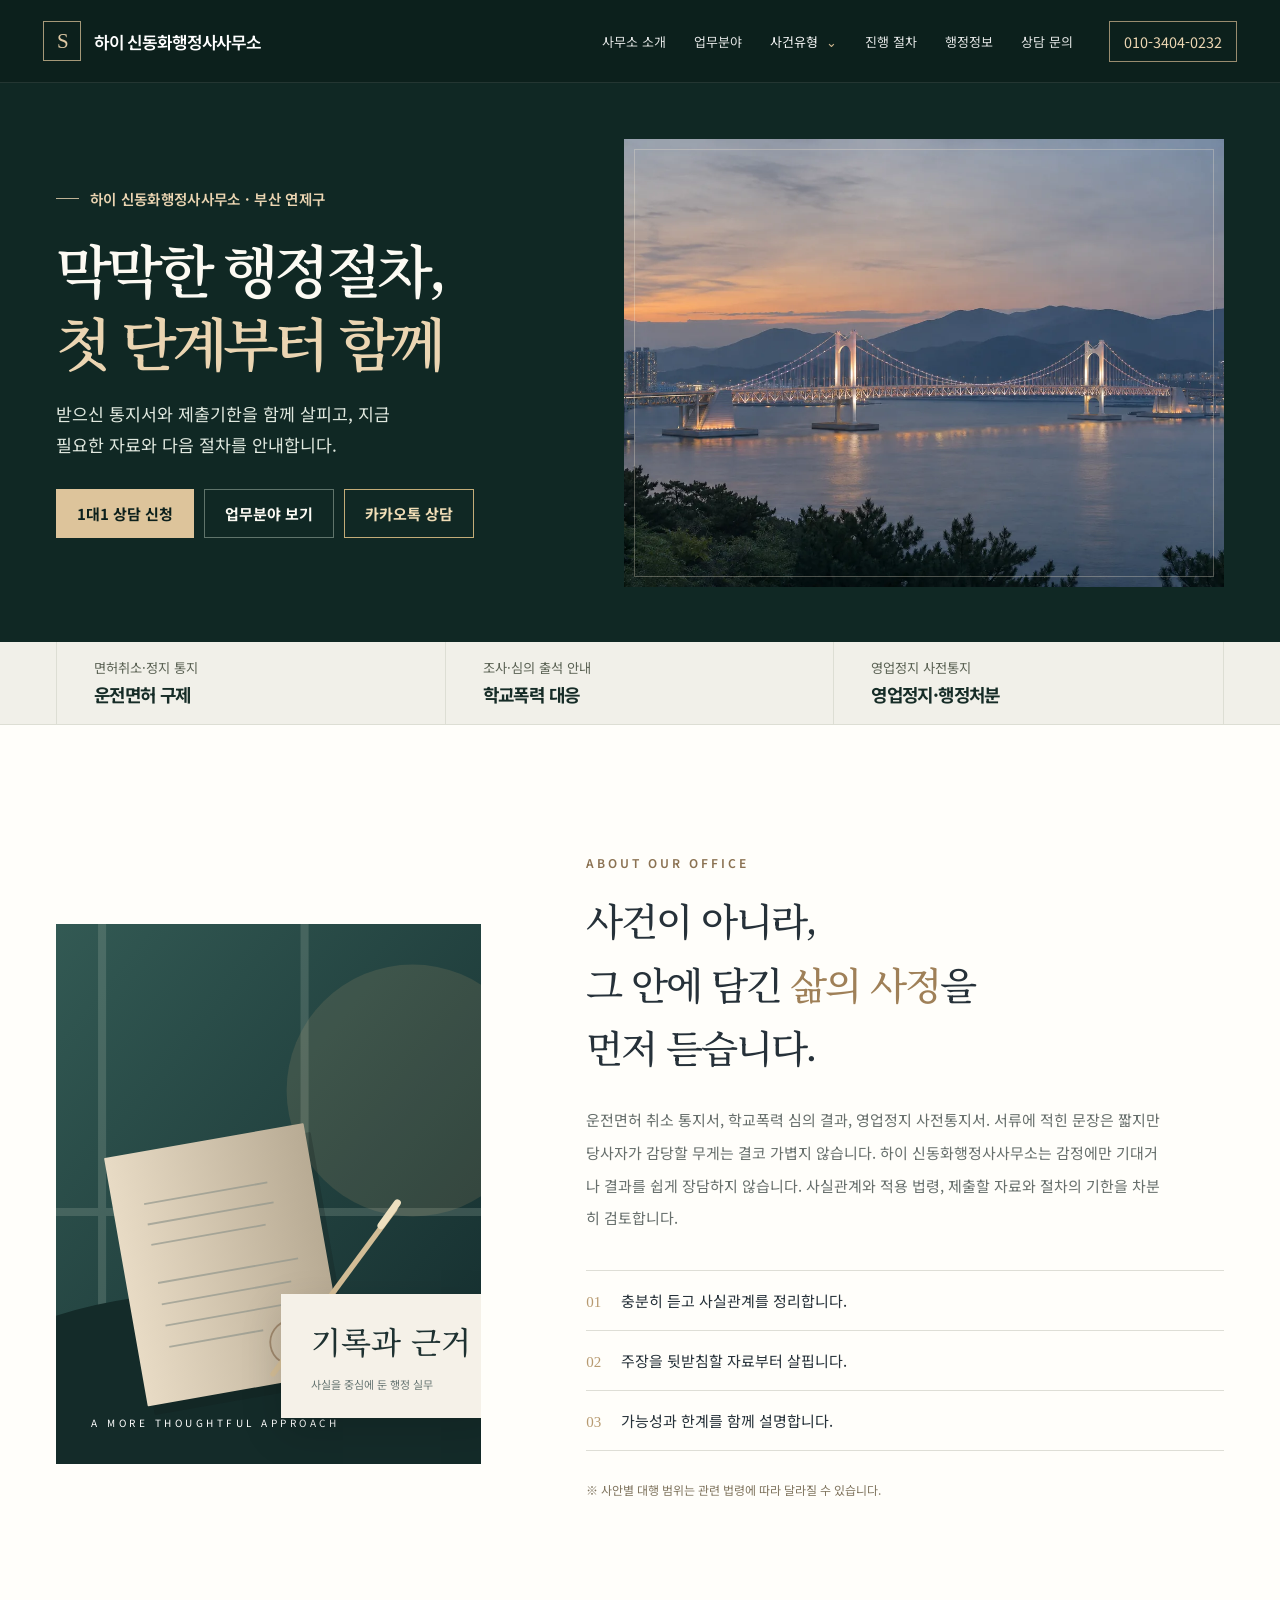
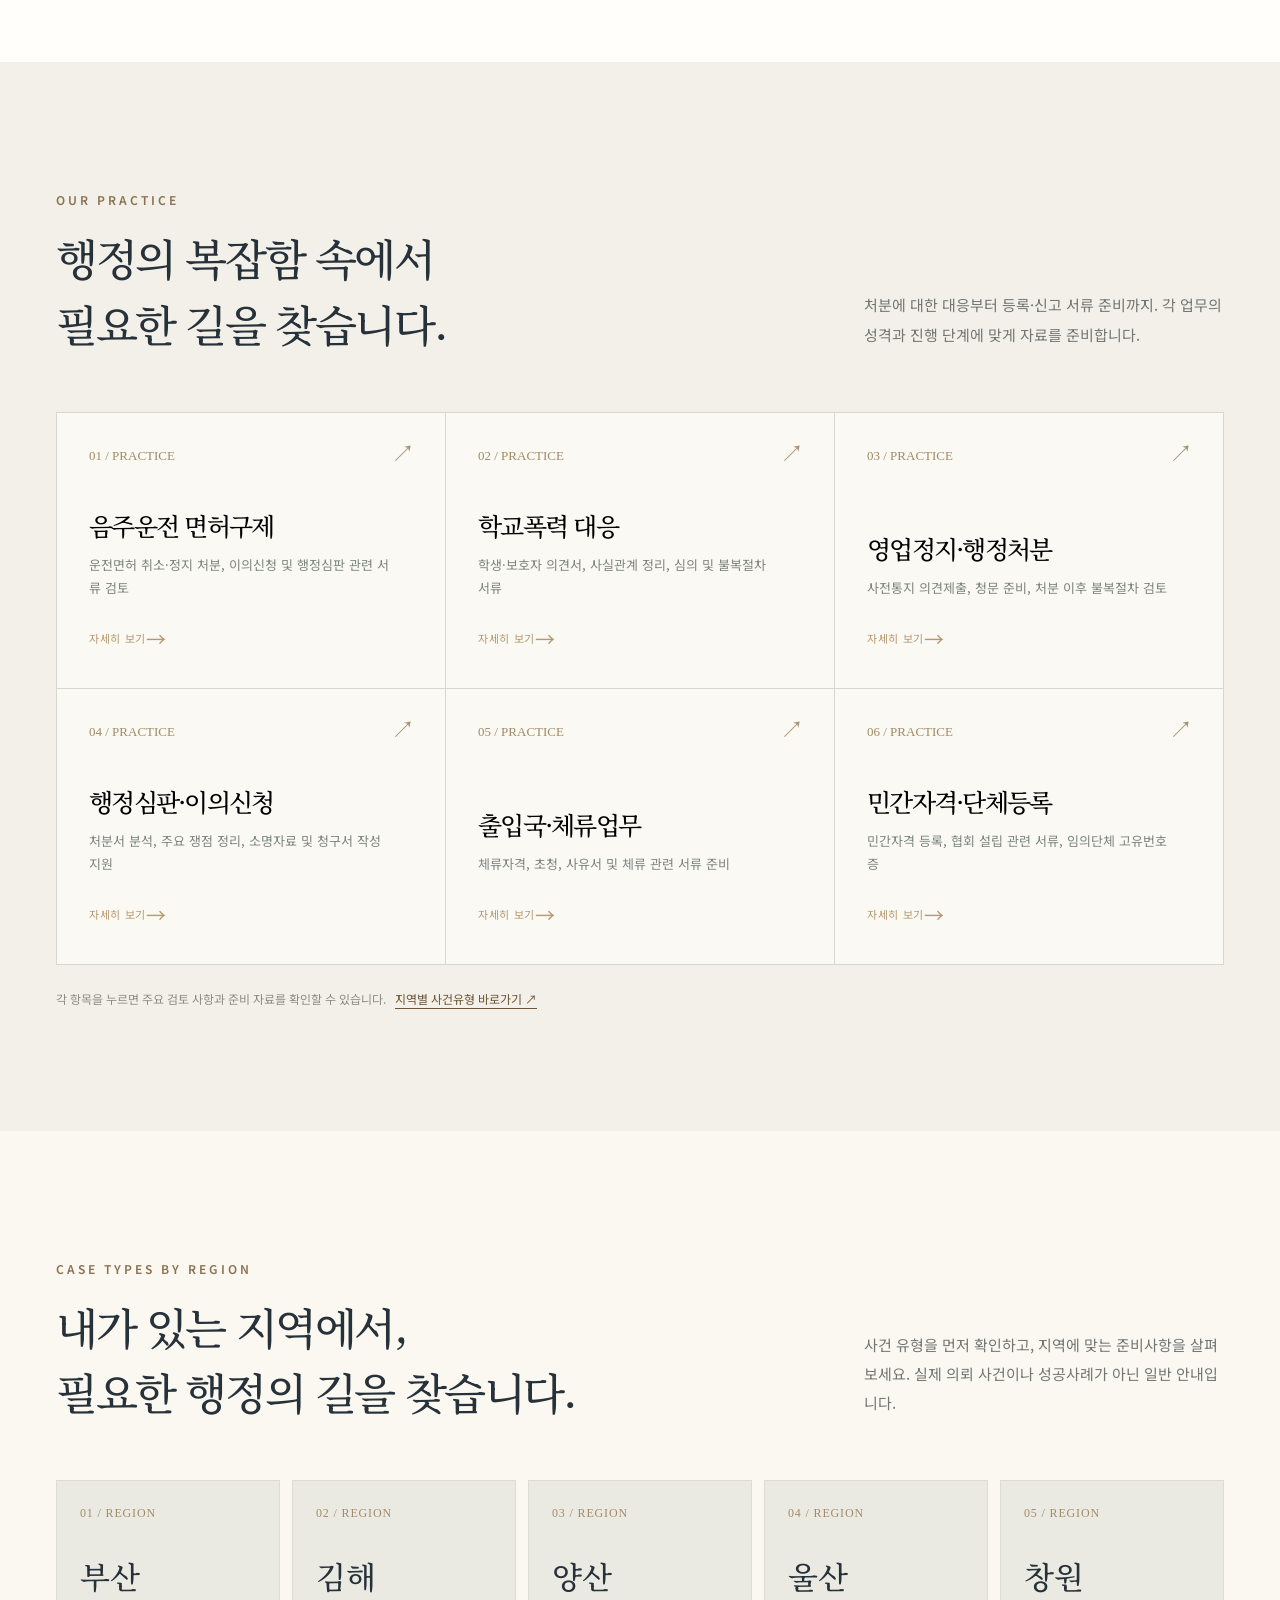
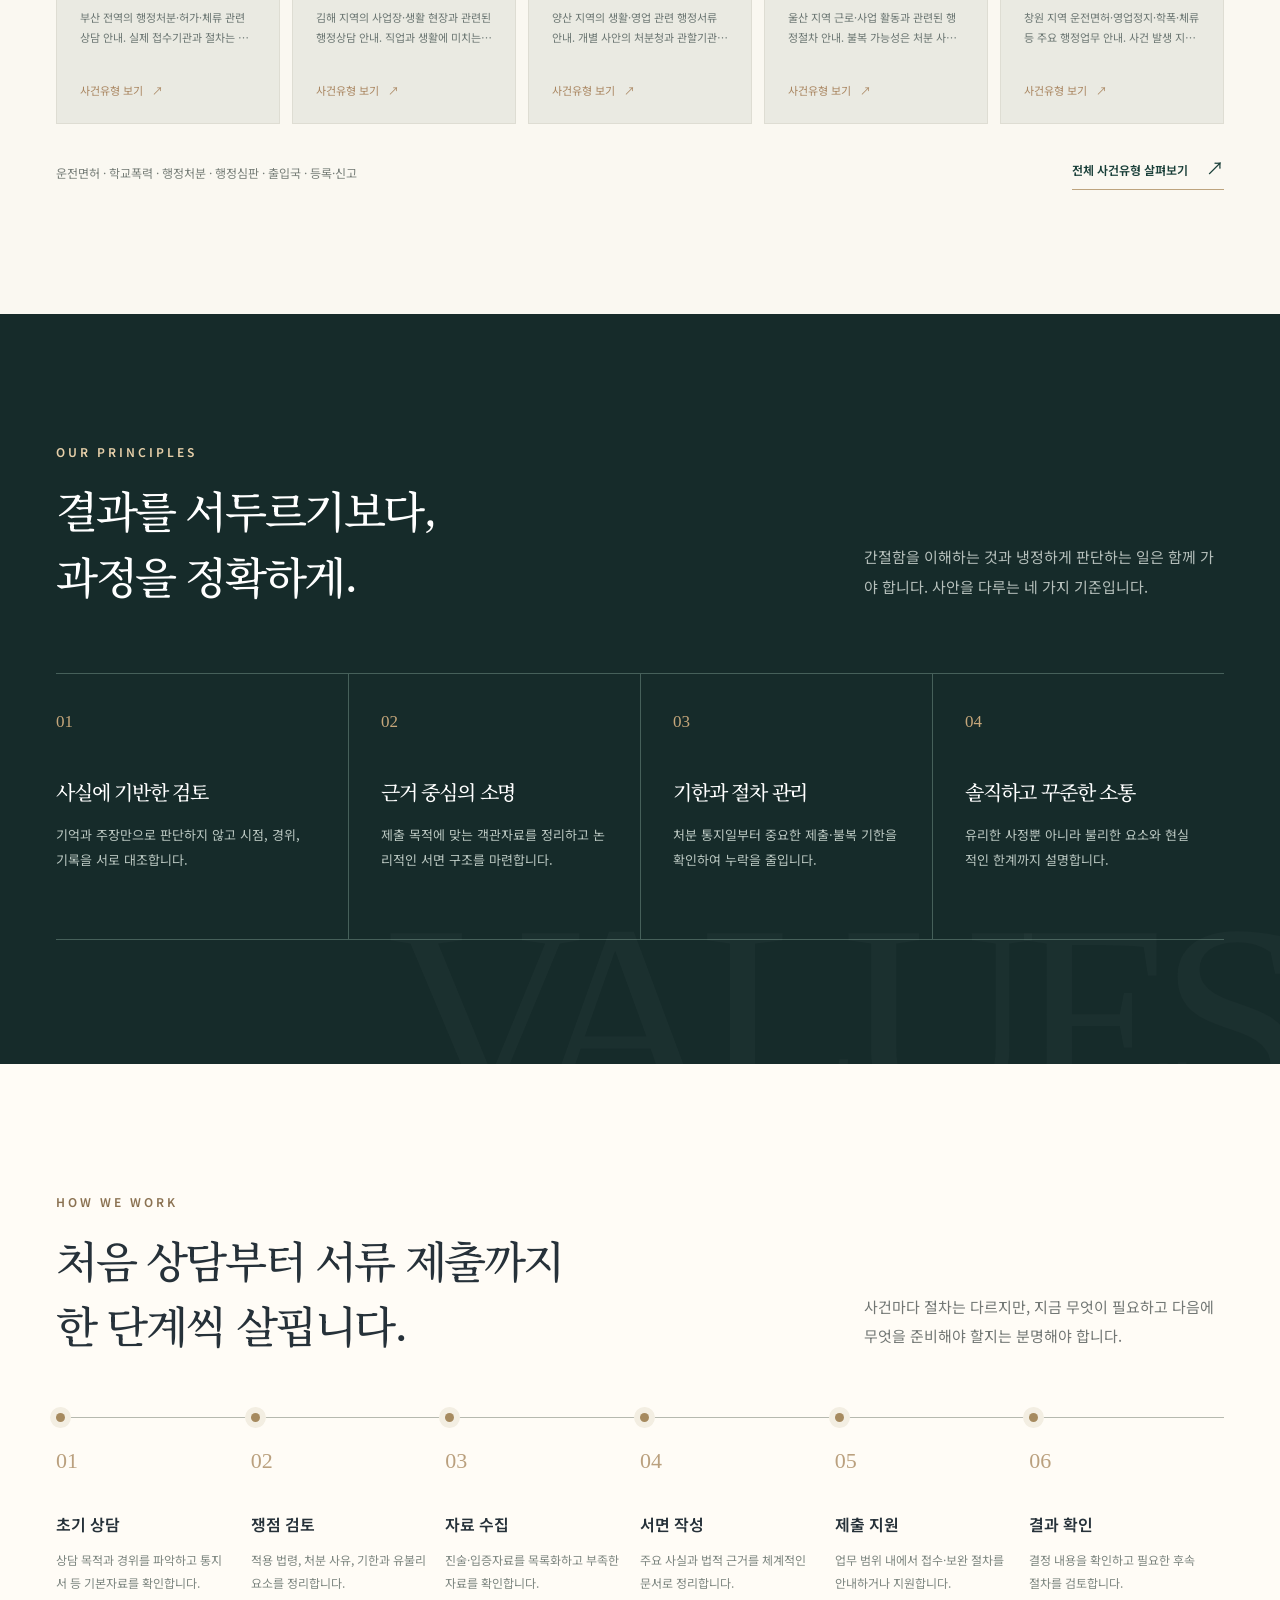
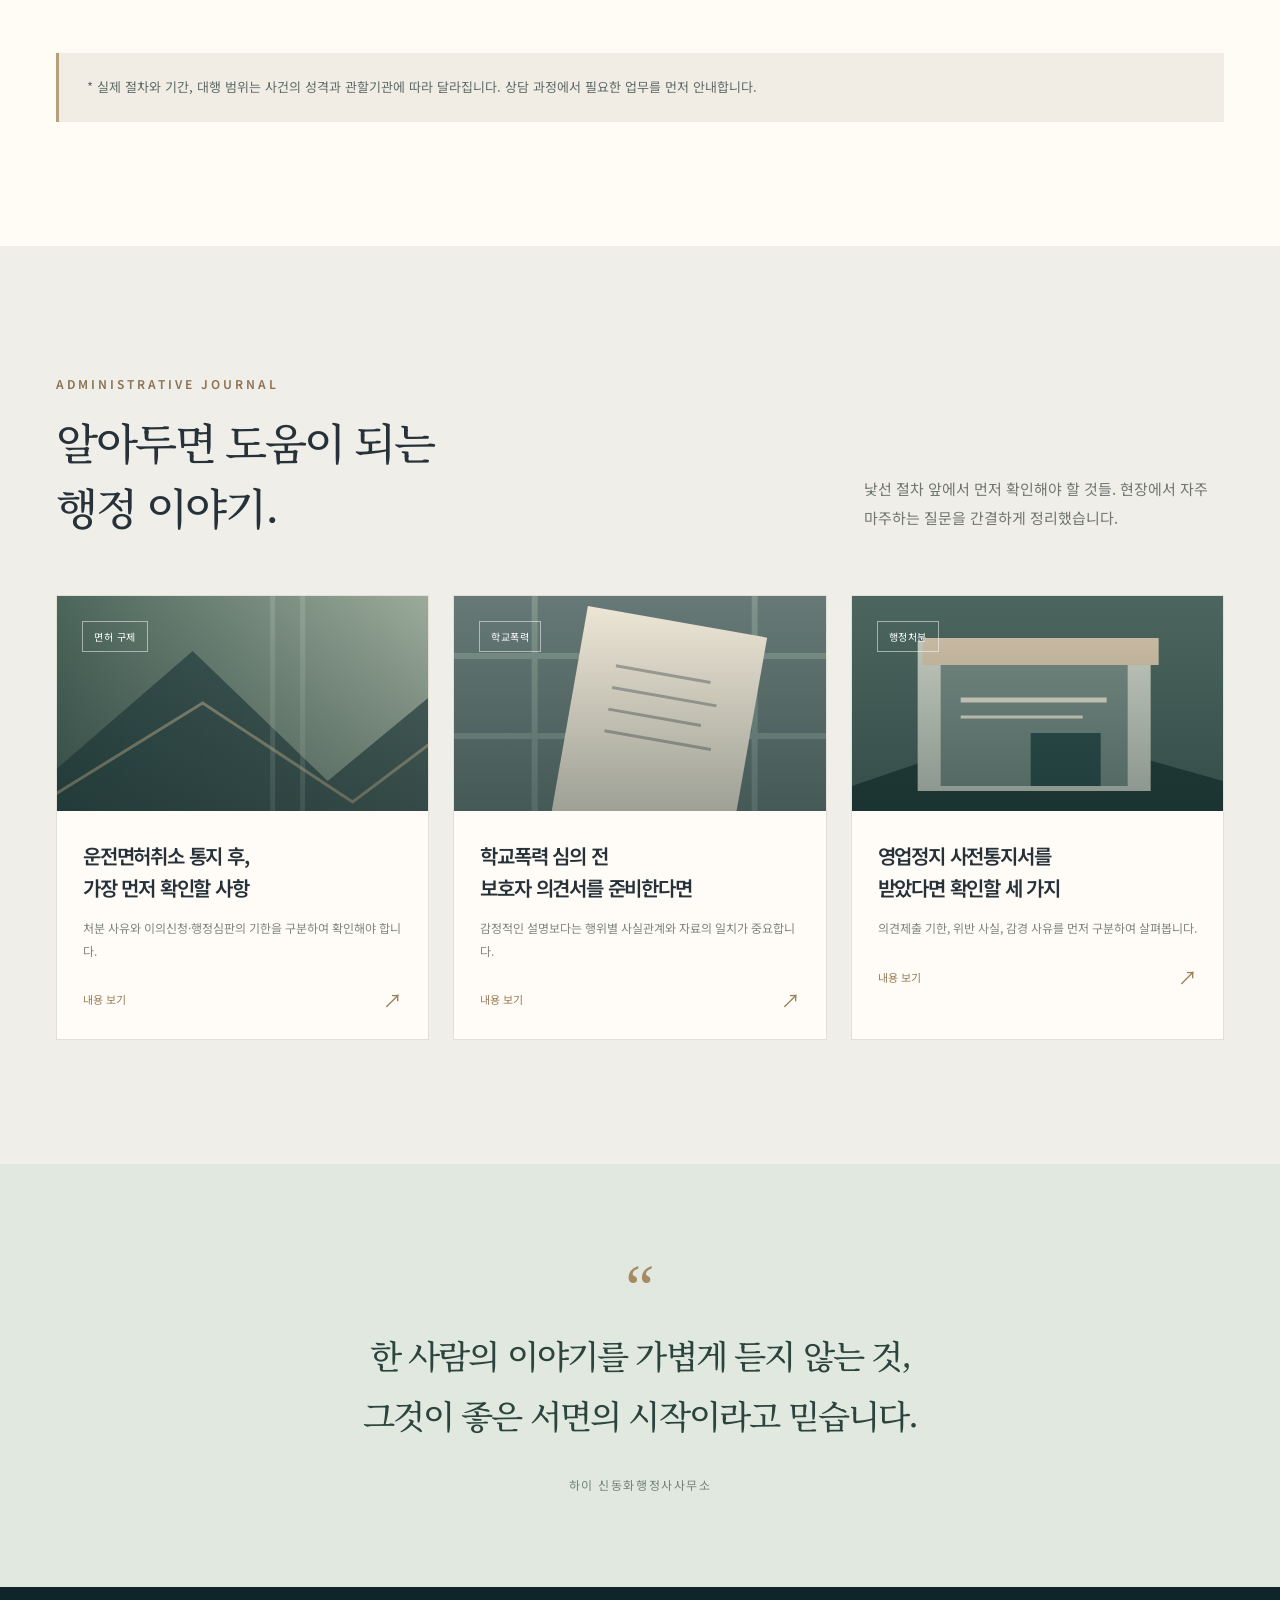
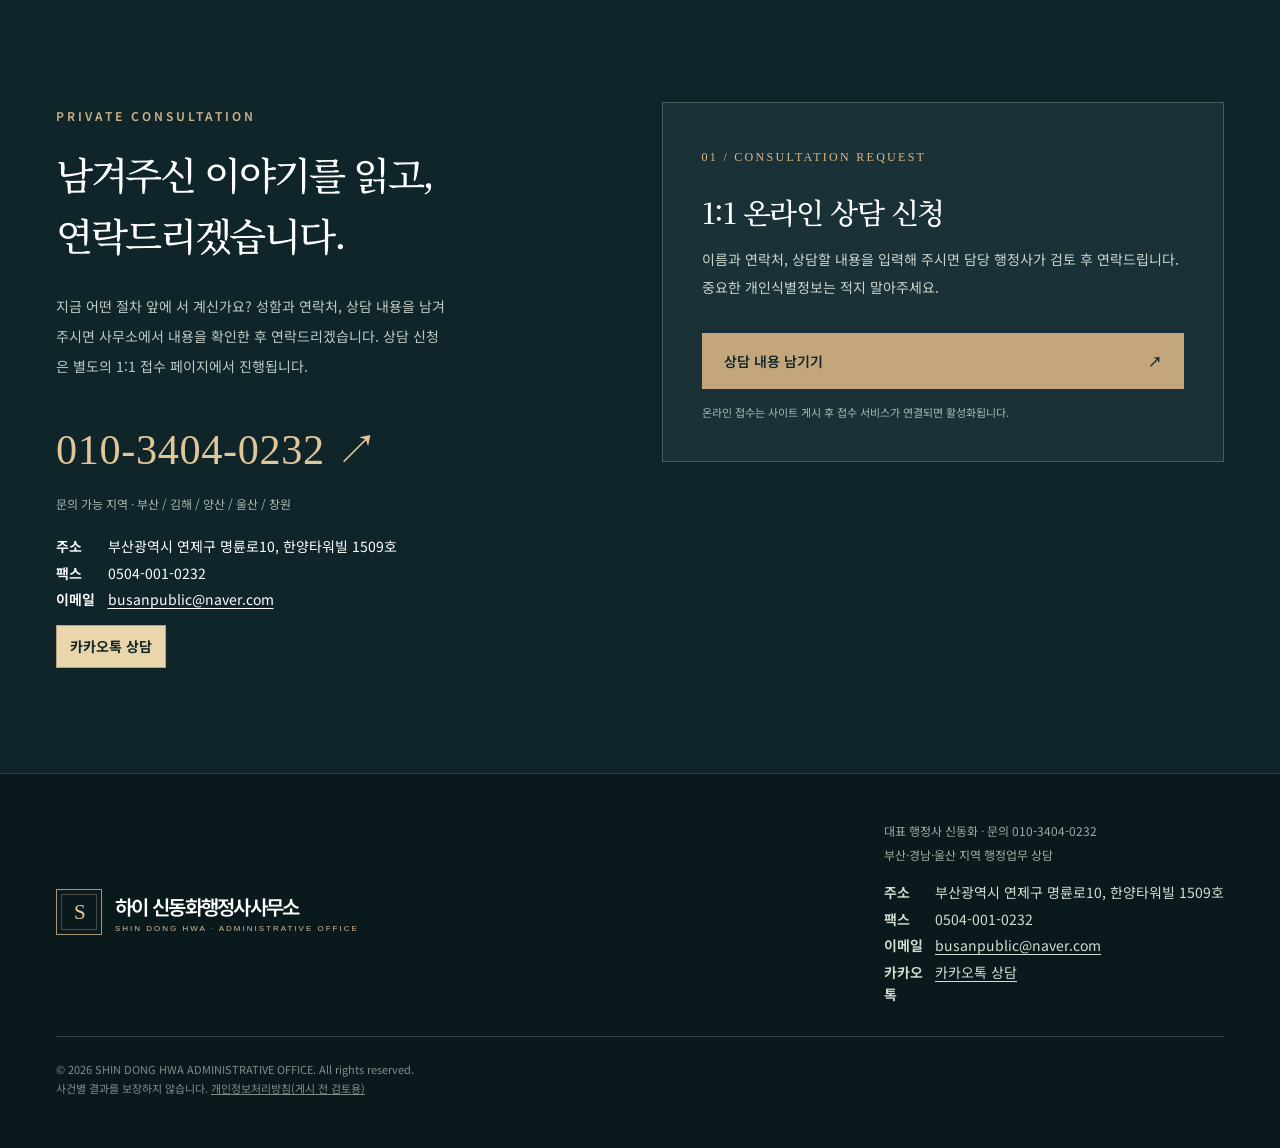
<file: index.html>
<!doctype html>
<html lang="ko">
<head>
<script src="/google-analytics.js" defer></script>

<meta name="naver-site-verification" content="12205945c600753e212f126518ac15bc59a067a1" />
<meta charset="utf-8"/>
<meta content="width=device-width,initial-scale=1" name="viewport"/>
<meta content="#101d23" name="theme-color"/>
<meta content="하이 신동화행정사사무소는 부산·경남·울산에서 음주운전 면허구제, 학교폭력, 영업정지, 행정심판, 출입국, 민간자격 등록을 돕습니다." name="description"/>
<meta content="website" property="og:type"/>
<meta content="부산행정사 신동화행정사사무소 | 행정심판·면허구제·학교폭력" property="og:title"/>
<meta content="부산 신동화행정사사무소는 음주운전 면허구제, 행정심판, 학교폭력, 영업정지, 출입국 업무 등 다양한 행정문제의 해결을 지원합니다." property="og:description"/>
<title>부산행정사 신동화행정사사무소 | 음주운전구제·행정심판</title>
<style>
    @import url('https://fonts.googleapis.com/css2?family=Noto+Sans+KR:wght@300;400;500;600;700&family=Noto+Serif+KR:wght@400;500;600;700&display=swap');
    :root{--ink:#101d23;--green:#203c39;--deep:#0b1c20;--gold:#c4a67c;--gold2:#e6cfa9;--cream:#f6f3ec;--paper:#fffefa;--text:#263139;--muted:#727b7b;--line:#deded6;--serif:'Noto Serif KR','Nanum Myeongjo',serif;--sans:'Noto Sans KR','Malgun Gothic',sans;scroll-behavior:smooth}
    *{box-sizing:border-box}html{scroll-padding-top:92px}body{margin:0;background:var(--cream);color:var(--text);font-family:var(--sans);font-weight:400;-webkit-font-smoothing:antialiased;overflow-x:hidden}a{color:inherit;text-decoration:none}button,input,select,textarea{font:inherit}button{cursor:pointer}button,a,input,textarea,select{outline-offset:4px}::selection{background:#c4a67c;color:#101d23}.sr{position:absolute;width:1px;height:1px;overflow:hidden;clip-path:inset(50%);white-space:nowrap}.container{width:min(1260px,calc(100% - 112px));margin:auto}.section{padding:124px 0}.eyebrow{font-size:12px;font-weight:600;letter-spacing:.25em;text-transform:uppercase;color:#8b7252}.section-top{display:flex;justify-content:space-between;align-items:flex-end;gap:40px;margin-bottom:56px}.section h2{font:500 clamp(30px,3.4vw,54px)/1.5 var(--serif);letter-spacing:-.055em;margin:15px 0 0}.section-lead{max-width:360px;line-height:1.95;font-size:15px;color:#727774;margin:0 0 7px}.accent{color:var(--gold2)}
    .site-header{position:absolute;inset:0 0 auto;z-index:40;color:#fff;height:100px;border-bottom:1px solid rgba(255,255,255,.14)}.head-inner{width:min(1400px,calc(100% - 86px));height:100%;margin:auto;display:flex;align-items:center;gap:36px}.brand{display:inline-flex;align-items:center;gap:13px;flex-shrink:0}.brand-mark{width:46px;height:46px;border:1px solid rgba(216,192,151,.75);display:grid;place-items:center;position:relative;color:#dfc9a5;font-size:21px;font-family:Georgia,serif;font-weight:400;letter-spacing:-.08em}.brand-mark:after{content:"";position:absolute;inset:4px;border:1px solid rgba(216,192,151,.3)}.brand-title{font-size:20px;font-weight:600;letter-spacing:-.085em}.brand-sub{display:block;margin-top:3px;letter-spacing:.25em;font-size:8px;color:#cfbd9d;font-family:Arial,sans-serif}.desktop-nav{margin-left:auto;display:flex;align-items:center;gap:28px;font-size:13px}.desktop-nav a{position:relative;opacity:.89;transition:opacity .2s}.desktop-nav a:hover{opacity:1}.desktop-nav a:after{content:"";position:absolute;bottom:-11px;left:0;width:0;height:1px;background:var(--gold);transition:width .25s}.desktop-nav a:hover:after{width:100%}.nav-phone{font-size:13px;border:1px solid rgba(208,182,143,.72);padding:14px 21px;white-space:nowrap;transition:background .2s}.nav-phone:hover{background:#c5a67b;color:#112024}.mobile-menu-button{display:none;border:1px solid rgba(255,255,255,.5);background:none;color:#fff;width:44px;height:44px;font-size:24px}.mobile-nav{display:none}
    .btn{display:inline-flex;align-items:center;justify-content:space-between;gap:33px;min-width:199px;padding:18px 23px;border:1px solid var(--gold);font-size:13px;font-weight:500;transition:transform .2s,background .2s,color .2s}.btn:hover{transform:translateY(-3px)}.btn-primary{background:var(--gold);color:#17252a}.btn-ghost{color:#fff;background:transparent}.btn-ghost:hover{background:rgba(255,255,255,.09)}.btn span:last-child{font-size:19px;line-height:1}
    .intro{background:var(--paper)}.intro-layout{display:grid;grid-template-columns:.8fr 1.2fr;gap:9%;align-items:center}.intro-visual{height:540px;background:#233e3c;position:relative;overflow:hidden}.intro-visual svg{height:100%;width:100%}.intro-visual-label{position:absolute;left:35px;bottom:34px;color:#fff;letter-spacing:.35em;font-size:10px}.intro-box{position:absolute;right:-20px;bottom:46px;padding:24px 30px;background:#f5f1e8;color:#1e3131;min-width:195px;box-shadow:0 15px 40px #0002}.intro-box strong{display:block;font:500 31px var(--serif);margin-bottom:7px}.intro-box small{font-size:11px;color:#677673}.intro-copy h2{font-size:clamp(30px,3vw,48px);line-height:1.65}.intro-copy>p{max-width:580px;font-size:15px;line-height:2.18;color:#676f6c;margin:26px 0 35px}.promise-list{display:grid;gap:0;border-top:1px solid var(--line)}.promise-row{display:flex;align-items:baseline;gap:20px;border-bottom:1px solid var(--line);padding:19px 0;font-size:15px}.promise-row b{font-family:Georgia,serif;color:#b79a70;font-weight:400;font-size:15px}.intro-note{color:#80755f!important;font-size:12px!important;margin-top:26px!important}
    .services{background:#f2f0e9}.services-grid{display:grid;grid-template-columns:repeat(3,1fr);gap:1px;background:#d7d8d0;border:1px solid #d7d8d0}.service-card{appearance:none;border:0;text-align:left;min-height:275px;background:#faf9f4;padding:35px 32px;display:flex;flex-direction:column;transition:background .25s,color .25s;position:relative}.service-card:hover,.service-card:focus-visible{background:#17342f;color:#fff}.service-n{font:400 13px Georgia,serif;color:#a28a64}.service-icon{align-self:flex-end;position:absolute;right:30px;top:29px;font-size:24px;line-height:1;color:#a89372;font-family:Georgia,serif}.service-card h3{font:500 25px/1.4 var(--serif);letter-spacing:-.07em;margin:auto 0 10px}.service-card p{font-size:13px;line-height:1.8;color:#7d8580;max-width:300px;margin:0}.service-card:hover p,.service-card:focus-visible p{color:#ced8d2}.service-foot{display:flex;justify-content:space-between;align-items:center;margin-top:24px;font-size:11px;letter-spacing:.06em;color:#b5986f}.service-arrow{font-size:20px}.service-subnote{margin:25px 0 0;color:#8b8d85;font-size:12px}
    .values{background:#162b2a;color:#fff;position:relative;overflow:hidden}.values:before{content:"VALUES";position:absolute;right:-8px;bottom:-110px;font:400 270px Georgia,serif;letter-spacing:-.08em;color:rgba(255,255,255,.025);pointer-events:none}.values .eyebrow{color:var(--gold2)}.values .section-lead{color:#b5bfbb}.values .section-top{margin-bottom:65px}.value-grid{display:grid;grid-template-columns:repeat(4,1fr);border-top:1px solid #46605a;border-bottom:1px solid #46605a}.value-item{padding:34px 35px 25px 0;min-height:265px}.value-item:not(:first-child){padding-left:32px;border-left:1px solid #46605a}.value-num{font:400 17px Georgia,serif;color:#c6a77b}.value-item h3{font:500 20px var(--serif);margin:45px 0 16px;letter-spacing:-.06em}.value-item p{font-size:13px;color:#bac7c1;line-height:1.95;margin:0}
    .process{background:#fffcf6}.process-list{display:grid;grid-template-columns:repeat(6,1fr);margin-top:60px;border-top:1px solid #b6b9af}.step{position:relative;padding:30px 19px 10px 0}.step:before{content:"";position:absolute;width:9px;height:9px;background:#a68a5f;border-radius:50%;top:-5px;left:0;box-shadow:0 0 0 6px #f3eee2}.step span{font:400 22px Georgia,serif;color:#baa07e}.step h3{font-size:16px;margin:38px 0 13px;font-weight:600}.step p{font-size:12px;color:#7d8680;line-height:1.9;margin:0}.process-bottom{background:#f1ede4;border-left:3px solid #b5a07e;margin-top:48px;padding:22px 28px;font-size:13px;color:#5e6b66;line-height:1.9}
    .journal{background:#efeee8}.journal-grid{display:grid;grid-template-columns:repeat(3,1fr);gap:24px}.journal-card{background:#fffcf7;border:1px solid #e1dfd6;display:flex;flex-direction:column;transition:transform .25s,box-shadow .25s;cursor:pointer;padding:0;color:inherit;text-align:left}.journal-card:hover{transform:translateY(-5px);box-shadow:0 14px 28px #26382a1a}.journal-img{height:215px;position:relative;overflow:hidden}.journal-img:after{content:"";position:absolute;inset:0;background:linear-gradient(0deg,#0b20205c,transparent)}.journal-img svg{width:100%;height:100%}.journal-type{position:absolute;z-index:2;left:25px;top:25px;color:#fff;border:1px solid #ffffff80;padding:7px 11px;font-size:10px;letter-spacing:.05em}.journal-text{padding:29px 26px 26px;display:flex;flex-direction:column;min-height:200px}.journal-text h3{font-size:20px;letter-spacing:-.06em;line-height:1.6;font-weight:600;margin:0}.journal-text p{color:#7f8580;font-size:12px;line-height:1.9;margin:13px 0 auto}.journal-read{margin-top:23px;display:flex;justify-content:space-between;align-items:center;color:#977d58;font-size:11px}.journal-read span:last-child{font-size:19px}
    .quote{padding:92px 0;background:#e0e8df;text-align:center}.quote-mark{font:400 65px Georgia,serif;color:#a58a63;line-height:1}.quote p{font:500 clamp(23px,2.6vw,36px)/1.8 var(--serif);letter-spacing:-.055em;margin:5px 0 25px;color:#2b443d}.quote small{font-size:12px;color:#748279;letter-spacing:.13em}
    .contact{background:#10252a;color:#fff;padding:115px 0 105px}.contact-layout{display:grid;grid-template-columns:.93fr 1.07fr;gap:10%;align-items:start}.contact .eyebrow{color:#cdb28a}.contact h2{margin:17px 0 25px;font:500 clamp(32px,3vw,49px)/1.6 var(--serif);letter-spacing:-.06em}.contact-copy{color:#bec9c3;font-size:14px;line-height:2.15;max-width:395px}.phone-number{display:block;font:400 clamp(30px,3.3vw,50px) Georgia,serif;letter-spacing:.015em;color:#e1c69a;margin:40px 0 13px}.contact-meta{font-size:12px;color:#a6b5b1;line-height:2}.contact-meta strong{font-weight:500;color:#d4dfd8}.contact-form{border:1px solid #43605b;padding:41px 39px 32px;background:#193137}.form-top{display:flex;align-items:baseline;justify-content:space-between;gap:15px;border-bottom:1px solid #415b57;padding-bottom:20px;margin-bottom:28px}.form-top h3{font:500 22px var(--serif);margin:0}.form-top span{font-size:11px;color:#b5c1bd}.fields{display:grid;grid-template-columns:1fr 1fr;gap:21px}.field{display:flex;flex-direction:column;gap:9px}.field.wide{grid-column:1/-1}.field label{font-size:12px;color:#d5dcd4}.field input,.field select,.field textarea{width:100%;color:#fff;border:1px solid #526864;background:#20393d;padding:13px 14px;outline:none;font-size:13px;border-radius:0}.field input::placeholder,.field textarea::placeholder{color:#98a8a3}.field input:focus,.field select:focus,.field textarea:focus{border-color:#e0c497}.field textarea{resize:vertical;min-height:105px}.field select{appearance:auto}.contact-form button.submit{border:0;background:#c3a77c;color:#112629;width:100%;margin-top:20px;padding:19px 23px;font-size:14px;font-weight:600;display:flex;justify-content:space-between}.contact-form button.submit:hover{background:#e1c89b}.form-disclaimer{font-size:11px;color:#a8b8b3;line-height:1.8;margin:14px 0 0}.form-result{margin-top:16px;padding:13px;background:#24453f;color:#e8dfc4;font-size:12px;line-height:1.8;display:none}.form-result.show{display:block}.contact-form .copy-btn{display:none;margin-top:8px;color:#ecd1a3;border:1px solid #957c59;padding:11px 13px;background:none;width:100%;font-size:12px}.contact-form .copy-btn.show{display:block}
    .footer{background:#0a191c;color:#9daa9f;padding:45px 0 38px;border-top:1px solid #32443f}.footer-main{display:flex;align-items:center;justify-content:space-between;gap:30px}.footer .brand-title{color:#fff}.footer-details{font-size:12px;line-height:2.05}.footer-note{margin-top:30px;padding-top:23px;border-top:1px solid #30403e;font-size:11px;color:#7c908a;line-height:1.8}.backtop{position:fixed;z-index:30;right:26px;bottom:27px;width:45px;height:45px;border:1px solid #b7a285;background:#152a2bdf;color:#ecd7b3;font-size:19px;opacity:0;pointer-events:none;transition:opacity .25s}.backtop.show{opacity:1;pointer-events:auto}.mobile-call{display:none}
    dialog{padding:0;border:0;max-width:600px;width:calc(100% - 32px);background:#fcfaf5;color:#273b38;box-shadow:0 20px 100px #0006}dialog::backdrop{background:rgba(5,16,18,.72);backdrop-filter:blur(4px)}.modal-inner{padding:44px 43px}.modal-head{display:flex;justify-content:space-between;gap:20px}.modal-n{color:#ab9068;letter-spacing:.17em;font-size:11px}.modal-close{background:none;border:1px solid #dad9d1;width:35px;height:35px;font-size:21px;line-height:1}.modal-inner h2{font:500 29px/1.6 var(--serif);letter-spacing:-.06em;margin:20px 0}.modal-inner p{font-size:14px;line-height:2;color:#697a74}.modal-inner h3{font-size:14px;margin:28px 0 13px}.modal-inner ul{padding:0 0 0 18px;font-size:13px;color:#556760;line-height:2.15}.modal-call{display:inline-flex;padding:14px 22px;background:#193b35;color:#fff;margin-top:20px;font-size:13px}
    @media(max-width:1100px){.container{width:min(100% - 70px,1200px)}.desktop-nav{gap:15px;font-size:12px}.head-inner{width:calc(100% - 56px);gap:22px}.brand-title{font-size:18px}.nav-phone{padding:12px}.intro-layout{gap:6%}.value-item{padding-right:15px!important;padding-left:20px!important}.value-item:first-child{padding-left:0!important}.hero h1{font-size:clamp(42px,5vw,68px)}}
    @media(max-width:800px){.section{padding:80px 0}.container{width:calc(100% - 42px)}.site-header{height:77px}.head-inner{width:calc(100% - 42px)}.brand-mark{width:40px;height:40px}.brand-title{font-size:17px}.desktop-nav,.nav-phone{display:none}.mobile-menu-button{display:block;margin-left:auto}.mobile-nav{display:flex;flex-direction:column;position:absolute;top:77px;left:0;right:0;background:#10262a;padding:20px 24px 25px;box-shadow:0 20px 34px #0004;gap:0;transform:translateY(-10px);opacity:0;visibility:hidden;transition:.25s}.mobile-nav.open{transform:none;opacity:1;visibility:visible}.mobile-nav a{border-bottom:1px solid #3d5350;padding:17px 5px;font-size:14px}.hero{min-height:710px;height:87svh}.hero-content{margin-top:40px;padding-top:20px}.hero-kicker{font-size:10px;letter-spacing:.15em}.hero-kicker:before{width:32px}.hero h1{font-size:clamp(35px,6.6vw,61px);line-height:1.55}.hero-description{font-size:14px;line-height:2}.hero-actions{gap:9px;margin-top:29px}.btn{min-width:0;padding:15px 17px;gap:20px;font-size:12px}.hero-vertical{display:none}.hero-bottom{bottom:25px}.mini-inner{flex-wrap:wrap;justify-content:center;padding:23px 0;gap:13px 20px}.mini-inner strong{width:100%;text-align:center}.mini-divider{display:none}.intro-layout{grid-template-columns:1fr;gap:46px}.intro-visual{height:430px;max-width:480px}.intro-copy{grid-row:1}.intro-box{right:0}.section-top{align-items:start;flex-direction:column;gap:12px;margin-bottom:35px}.section h2{font-size:clamp(29px,5.1vw,42px)}.services-grid{grid-template-columns:repeat(2,1fr)}.value-grid{grid-template-columns:repeat(2,1fr)}.value-item{border-bottom:1px solid #46605a}.value-item:nth-child(3){border-left:none}.process-list{grid-template-columns:repeat(3,1fr);row-gap:24px}.journal-grid{grid-template-columns:1fr 1fr}.journal-card:last-child{display:none}.contact-layout{grid-template-columns:1fr;gap:45px}.contact{padding:79px 0 90px}.footer-main{align-items:flex-start;flex-direction:column}.backtop{bottom:75px}.mobile-call{position:fixed;bottom:0;left:0;right:0;z-index:25;display:flex;padding:11px 16px;padding-bottom:calc(11px + env(safe-area-inset-bottom));align-items:center;justify-content:center;gap:10px;background:#c3a77c;color:#10252a;font-size:14px;font-weight:700;box-shadow:0 -3px 18px #0002}.footer{padding-bottom:110px}}
    @media(max-width:540px){.hero{min-height:660px;height:85svh}.hero h1{font-size:clamp(31px,7.35vw,45px)}.hero-description{font-size:12.5px}.hero-shade{background:linear-gradient(90deg,rgba(7,20,24,.96),rgba(7,22,27,.67)),linear-gradient(0deg,#0a1e21,transparent 40%)}.hero-actions{flex-wrap:wrap}.hero-kicker{font-size:9px}.hero-region{display:none}.hero-bottom-inner{justify-content:flex-start}.section{padding:68px 0}.section h2{font-size:30px}.intro-visual{height:330px}.intro-box{padding:17px 18px;min-width:145px;right:0;bottom:24px}.intro-box strong{font-size:23px}.services-grid{grid-template-columns:1fr}.service-card{min-height:220px;padding:28px}.service-card h3{margin:48px 0 10px;font-size:23px}.value-grid{grid-template-columns:1fr}.value-item,.value-item:not(:first-child){border-left:0;padding:24px 0!important;min-height:180px}.value-item h3{margin:24px 0 12px}.process-list{grid-template-columns:repeat(2,1fr)}.step{min-height:170px}.step h3{margin-top:23px}.journal-grid{grid-template-columns:1fr}.journal-card:last-child{display:flex}.journal-img{height:190px}.quote{padding:60px 0}.quote p{font-size:22px}.contact-form{padding:26px 20px}.fields{grid-template-columns:1fr}.field.wide{grid-column:auto}.form-top{flex-direction:column;gap:8px}.phone-number{font-size:37px}.modal-inner{padding:28px 22px}.modal-inner h2{font-size:25px}}
    @media(prefers-reduced-motion:reduce){*,*:before,*:after{scroll-behavior:auto!important;transition:none!important;animation:none!important}}

    /* 사건유형 카테고리 */
    .desktop-nav .case-nav{position:relative;opacity:.96}.desktop-nav .case-nav summary{list-style:none;cursor:pointer;white-space:nowrap}.desktop-nav .case-nav summary::-webkit-details-marker{display:none}.desktop-nav .case-nav summary span{font-size:13px;color:#d9bf95;margin-left:4px}.desktop-nav .case-dropdown{position:absolute;top:calc(100% + 28px);left:-36px;width:224px;padding:12px 0;background:#fffdf8;color:#263b39;border-top:3px solid #c4a67c;box-shadow:0 20px 45px rgba(0,0,0,.2);z-index:50}.desktop-nav .case-dropdown:before{content:"";position:absolute;top:-28px;left:0;right:0;height:28px}.desktop-nav .case-dropdown a{display:block;padding:11px 23px;font-size:13px;opacity:1;white-space:nowrap}.desktop-nav .case-dropdown a:after{display:none}.desktop-nav .case-dropdown a:hover,.desktop-nav .case-dropdown a:focus-visible{background:#f0eae1;color:#17342f}.case-drop-title{display:block;padding:13px 23px 4px;font-size:10px;letter-spacing:.12em;color:#ad8a61;border-top:1px solid #e6e1d7}.mobile-region-links{display:flex;flex-wrap:wrap;gap:7px;padding:7px 4px 12px}.mobile-region-links a{font-size:11px!important;padding:7px 11px!important;border:1px solid #52675e!important;border-radius:2px;color:#e9d7b9!important}.region-explorer{background:#faf8f1}.region-links{display:grid;grid-template-columns:repeat(5,minmax(0,1fr));gap:12px}.region-link{min-height:244px;background:#eaeae2;border:1px solid #deddd3;padding:25px 23px;position:relative;display:flex;flex-direction:column;transition:background .23s,transform .23s}.region-link:hover,.region-link:focus-visible{background:#173b36;color:#fff;transform:translateY(-4px)}.region-link-en{font:12px Georgia,serif;color:#a38b69;letter-spacing:.07em}.region-link h3{font:500 31px var(--serif);margin:32px 0 10px}.region-link-desc{color:#6c7773;font-size:11px;line-height:1.75;display:-webkit-box;-webkit-line-clamp:2;-webkit-box-orient:vertical;overflow:hidden}.region-link-arrow{margin-top:auto;color:#aa8762;font-size:11px;padding-top:15px}.region-link:hover .region-link-desc{color:#c5d4ca}.region-link:hover .region-link-arrow{color:#e6cfab}.region-explorer-bottom{display:flex;align-items:center;justify-content:space-between;gap:20px;padding-top:30px;font-size:12px;color:#777e78}.region-explorer-bottom a{font-weight:600;color:#183e38;border-bottom:1px solid #bda47e;padding-bottom:9px;white-space:nowrap}.region-explorer-bottom b{font-weight:400;font-size:18px;margin-left:15px}
    @media(max-width:1180px){.desktop-nav{gap:14px;font-size:12px}.head-inner{gap:20px}.nav-phone{padding:12px 13px}.region-links{grid-template-columns:repeat(3,1fr)}}
    @media(max-width:920px){.desktop-nav,.nav-phone{display:none}.mobile-menu-button{display:block;margin-left:auto}.mobile-nav{display:flex;flex-direction:column;position:absolute;top:77px;left:0;right:0;background:#10262a;padding:20px 24px 25px;box-shadow:0 20px 34px #0004;gap:0;transform:translateY(-10px);opacity:0;visibility:hidden;transition:.25s;max-height:calc(100svh - 77px);overflow:auto}.mobile-nav.open{transform:none;opacity:1;visibility:visible}.mobile-nav>a{border-bottom:1px solid #3d5350;padding:15px 5px;font-size:14px}}
    @media(max-width:800px){.region-links{grid-template-columns:repeat(2,minmax(0,1fr))}.region-link{min-height:210px}.region-explorer-bottom{flex-direction:column;align-items:flex-start}}
    @media(max-width:540px){.region-links{grid-template-columns:repeat(2,minmax(0,1fr));gap:9px}.region-link{min-height:205px;padding:20px 15px}.region-link h3{font-size:26px;margin:22px 0 7px}.region-link-desc{font-size:10px}.region-explorer-bottom{line-height:2}}

    /* Main-page header and first screen */
    .site-header {
      position: relative;
      inset: auto;
      height: auto;
      background: #0c201c;
      border-color: #ffffff19;
    }
    .head-inner { min-height: 82px; height: auto; }
    .site-header .brand-title { font-size: 1.06rem; letter-spacing: -.07em; }
    .site-header .brand-sub { display: none; }
    .site-header .brand-mark { width: 38px; height: 40px; }
    .site-header .brand-mark::after { display: none; }
    .site-header .nav-phone { padding: 9px 14px; color: #ebd5b2; font-size: .9rem; }
    .site-header .nav-phone:hover { color: #0c201c; }
    .site-header .desktop-nav { white-space: nowrap; }
    .site-header :focus-visible, .home-hero :focus-visible { outline: 2px solid #ebd5b2; outline-offset: 5px; }
    .site-header .case-dropdown :focus-visible { outline: 2px solid #845b27; outline-offset: -3px; }
    .home-skip:focus {
      position: fixed;
      top: 8px;
      left: 8px;
      z-index: 50;
      width: auto;
      height: auto;
      clip-path: none;
      padding: 8px 12px;
      background: #fffefa;
      color: #102824;
    }
    .home-hero {
      background: #102824;
      color: #fcfaf3;
      padding: clamp(29px, 4.35vw, 65px) 0;
    }
    .hero-inner {
      display: grid;
      grid-template-columns: minmax(0, .92fr) minmax(0, 1.08fr);
      align-items: center;
      gap: clamp(26px, 4.4vw, 68px);
      min-height: clamp(395px, 35vw, 490px);
    }
    .hero-copy { padding: 16px 0; }
    .home-kicker {
      margin: 0;
      color: #ebd5b2;
      display: flex;
      align-items: center;
      gap: 11px;
      font-size: .91rem;
      font-weight: 600;
      letter-spacing: .02em;
    }
    .home-kicker::before { content: ""; width: 23px; height: 1px; background: currentColor; flex: none; opacity: .8; }
    .home-hero h1 {
      margin: 23px 0 0;
      font: 600 clamp(2.63rem, 4.5vw, 4.25rem)/1.28 var(--serif);
      letter-spacing: -.082em;
      word-break: keep-all;
    }
    .home-hero h1 span { display: block; }
    .home-hero h1 span + span { color: #ebd5b2; }
    .home-description {
      margin: 19px 0 0;
      max-width: 24rem;
      color: #e0e8df;
      font-size: clamp(1rem, 1.35vw, 1.12rem);
      line-height: 1.82;
      word-break: keep-all;
    }
    .home-actions { display: flex; flex-wrap: wrap; gap: 10px; margin-top: 28px; }
    .home-button {
      min-height: 49px;
      display: inline-flex;
      align-items: center;
      justify-content: center;
      padding: 9px 20px;
      border: 1px solid transparent;
      font-size: .94rem;
      font-weight: 700;
      transition: background-color .18s, border-color .18s;
    }
    .home-button.button-primary { background: #ddc49b; color: #0c201c; }
    .home-button.button-primary:hover { background: #f0dcbc; }
    .home-button.button-outline { border-color: #aabbad85; }
    .home-button.button-outline:hover { border-color: #ebd5b2; background: #ffffff0d; }
    .hero-visual { position: relative; align-self: stretch; min-width: 0; margin: 0; background: #263d34; }
    .hero-visual::after { content: ""; position: absolute; inset: 10px; border: 1px solid #f0e5d350; pointer-events: none; }
    .hero-visual img { display: block; width: 100%; height: 100%; position: absolute; inset: 0; object-fit: cover; object-position: center 52%; }
    .quick { border-bottom: 1px solid #ddded4; background: #f1f0e9; }
    .quick-inner { display: grid; grid-template-columns: repeat(3, minmax(0, 1fr)); border-inline: 1px solid #ddded4; }
    .quick-item { padding: 16px clamp(16px, 2.9vw, 37px) 17px; display: grid; align-content: center; gap: 4px; border-right: 1px solid #ddded4; }
    .quick-item:last-child { border-right: 0; }
    .quick-item:hover, .quick-item:focus-visible { background: #e8e8dd; }
    .quick-item small { color: #5b6254; font-size: .83rem; }
    .quick-item strong { color: #162c27; font-size: clamp(.99rem, 1.4vw, 1.17rem); font-weight: 700; letter-spacing: -.035em; }
    .service-card[id] { scroll-margin-top: 18px; }
    .service-card:target { outline: 2px solid #a98956; outline-offset: -2px; }
    #preview-info { width: min(440px, calc(100% - 32px)); padding: 26px; border: 1px solid #a68d66; color: #162c27; background: #fffefa; }
    #preview-info p { margin: 0 0 16px; }
    #preview-info button { border: 1px solid #a68d66; padding: 6px 14px; color: #fcfaf3; background: #102824; }
    @media (max-width: 920px) {
      .head-inner { min-height: 68px; }
      .site-header .mobile-nav { top: 100%; }
      .home-hero h1 { font-size: clamp(2.25rem, 5.3vw, 3.3rem); }
      .hero-inner { min-height: 352px; }
    }
    @media (max-width: 650px) {
      .head-inner { min-height: 64px; }
      .site-header .brand { gap: 9px; }
      .site-header .brand-mark { width: 32px; height: 34px; }
      .site-header .brand-title { font-size: 1rem; }
      .site-header .mobile-menu-button { width: 40px; height: 38px; }
      .home-hero { padding: 31px 0 22px; }
      .hero-inner { grid-template-columns: 1fr; gap: 25px; min-height: 0; }
      .hero-copy { padding: 0; }
      .home-hero h1 { margin-top: 16px; font-size: clamp(2.2rem, 10.4vw, 3.1rem); }
      .home-description { margin-top: 14px; }
      .home-actions { margin-top: 21px; }
      .home-button { padding-inline: 14px; }
      .hero-visual { min-height: 179px; aspect-ratio: 1.88; }
      .hero-visual::after { inset: 6px; }
      .quick-inner { grid-template-columns: 1fr; border: 0; }
      .quick-item { grid-template-columns: minmax(0, 1fr) auto; align-items: center; gap: 9px; padding: 12px 0; border: 0; border-bottom: 1px solid #ddded4; }
      .quick-item:last-child { border-bottom: 0; }
      .quick-item small { grid-column: 2; grid-row: 1; }
      .quick-item strong { grid-column: 1; grid-row: 1; }
    }
    @media (prefers-reduced-motion: reduce) {
      html { scroll-behavior: auto; }
      .home-button { transition: none; }
    }

  
.office-details {
  display: grid;
  gap: 5px;
  margin: 14px 0 0;
  font-size: .875rem;
  line-height: 1.55;
}
.office-details div {
  display: grid;
  grid-template-columns: 3.25em minmax(0, 1fr);
  gap: 6px;
}
.office-details dt { font-weight: 650; }
.office-details dd { margin: 0; overflow-wrap: anywhere; }
.office-details a { color: inherit; text-decoration: underline; text-underline-offset: 3px; }
.footer .office-details { color: #d4ddd2; }
.contact-directory { margin-top: 20px; }
.contact-directory .office-details { margin-top: 0; }
.contact-directory .kakao-link,
.direct-call > .kakao-link {
  display: inline-flex;
  align-items: center;
  justify-content: center;
  width: fit-content;
  min-height: 43px;
  margin: 14px 0 0;
  padding: 8px 13px;
  border: 1px solid #b8a177;
  background: #ead6ac;
  color: #132824;
  font: 700 .875rem/1.35 var(--sans);
}
.contact-directory .kakao-link:hover,
.direct-call > .kakao-link:hover { background: #f5e5c5; }
.home-button.kakao-link {
  border-color: #c3ac78;
  color: #f0ddb6;
}
.home-button.kakao-link:hover { background: #ffffff12; }
.mobile-call.office-mobile-actions { display: none; }
@media (max-width: 580px) {
  .site-header .head-inner { gap: 10px; }
  .site-header .brand { gap: 8px; }
  .site-header .brand-mark { width: 32px; height: 34px; }
  .site-header .brand-name { font-size: .96rem; }
}
@media (max-width: 800px) {
  .mobile-call.office-mobile-actions {
    display: grid;
    grid-template-columns: 1fr 1fr;
    padding: 0 0 env(safe-area-inset-bottom);
    background: #b19767;
    gap: 1px;
  }
  .office-mobile-actions a {
    display: grid;
    place-items: center;
    min-height: 48px;
    padding: 6px;
    background: #dcc49b;
    color: #132824;
  }
  .office-mobile-actions a + a { background: #132824; color: #f2e5cd; }
  .office-mobile-actions a:focus-visible { outline: 2px solid currentColor; outline-offset: -4px; }
}

</style>
<script type="application/ld+json">{"@context":"https://schema.org","@type":"ProfessionalService","name":"하이 신동화행정사사무소","telephone":"+82-10-3404-0232","areaServed":["부산광역시","김해시","양산시","울산광역시","창원시"],"description":"행정절차 관련 서류 작성 및 업무 지원","email":"busanpublic@naver.com","faxNumber":"0504-001-0232","sameAs":["https://pf.kakao.com/_Pejuj"],"address":{"@type":"PostalAddress","addressRegion":"부산광역시","addressLocality":"연제구","streetAddress":"명륜로10, 한양타워빌 1509호","addressCountry":"KR"}}</script>
</head>
<body>
<a class="sr home-skip" href="#main">본문 바로가기</a>
<header class="site-header" id="top">
<div class="head-inner">
<a aria-label="하이 신동화행정사사무소 처음으로" class="brand" href="#top"><span aria-hidden="true" class="brand-mark">S</span><span><span class="brand-title">하이 신동화행정사사무소</span><span class="brand-sub">SHIN DONG HWA · ADMINISTRATIVE OFFICE</span></span></a>
<nav aria-label="주 메뉴" class="desktop-nav"><a href="#about">사무소 소개</a><a href="#services">업무분야</a><details class="case-nav"><summary>사건유형 <span aria-hidden="true">⌄</span></summary><div class="case-dropdown"><a href="cases.html">전체 사건유형</a><span class="case-drop-title">지역별 사건유형</span><a href="cases-busan.html">부산 사건유형</a><a href="cases-gimhae.html">김해 사건유형</a><a href="cases-yangsan.html">양산 사건유형</a><a href="cases-ulsan.html">울산 사건유형</a><a href="cases-changwon.html">창원 사건유형</a></div></details><a href="#process">진행 절차</a><a href="#journal">행정정보</a><a href="contact.html">상담 문의</a></nav>
<a class="nav-phone" aria-label="상담전화 010-3404-0232" href="tel:01034040232">010-3404-0232</a>
<button aria-controls="mobileNav" aria-expanded="false" aria-label="메뉴 열기" class="mobile-menu-button" id="menuButton" type="button">☰</button>
</div>
<nav aria-label="모바일 메뉴" class="mobile-nav" id="mobileNav"><a href="#about">사무소 소개</a><a href="#services">업무분야</a><a href="cases.html">사건유형 전체보기</a><div aria-label="지역별 사건유형" class="mobile-region-links"><a href="cases-busan.html">부산</a><a href="cases-gimhae.html">김해</a><a href="cases-yangsan.html">양산</a><a href="cases-ulsan.html">울산</a><a href="cases-changwon.html">창원</a></div><a href="#process">진행 절차</a><a href="#journal">행정정보</a><a href="contact.html">상담 문의</a></nav>
</header>
<main id="main">
    <section class="home-hero" aria-labelledby="main-title">
      <div class="container hero-inner">
        <div class="hero-copy">
          <p class="home-kicker">하이 신동화행정사사무소 · 부산 연제구</p>
          <h1 id="main-title"><span>막막한 행정절차,</span><span>첫 단계부터 함께</span></h1>
          <p class="home-description">받으신 통지서와 제출기한을 함께 살피고, 지금 필요한 자료와 다음 절차를 안내합니다.</p>
          <div class="home-actions">
            <a class="home-button button-primary" href="contact.html">1대1 상담 신청</a>
            <a class="home-button button-outline" href="#services">업무분야 보기</a>
            <a class="home-button kakao-link" href="https://pf.kakao.com/_Pejuj" target="_blank" rel="noopener noreferrer">카카오톡 상담</a>
          </div>
        </div>
        <figure class="hero-visual">
          <img src="[data-uri]" width="1280" height="853" alt="저녁 빛이 내려앉은 부산 광안대교와 바다">
        </figure>
      </div>
    </section>

    <nav class="quick" aria-label="자주 찾는 업무">
      <div class="container quick-inner">
        <a class="quick-item" href="#work-license"><small>면허취소·정지 통지</small><strong>운전면허 구제</strong></a>
        <a class="quick-item" href="#work-school"><small>조사·심의 출석 안내</small><strong>학교폭력 대응</strong></a>
        <a class="quick-item" href="#work-business"><small>영업정지 사전통지</small><strong>영업정지·행정처분</strong></a>
      </div>
    </nav>

<section class="section intro" id="about"><div class="container intro-layout">
<div aria-label="행정사의 업무를 나타내는 추상적인 서류와 창가 일러스트" class="intro-visual">
<svg preserveaspectratio="xMidYMid slice" viewbox="0 0 500 600"><defs><lineargradient id="g1" x1="0" x2="1" y1="0" y2="1"><stop stop-color="#335a54"></stop><stop offset="1" stop-color="#122a2b"></stop></lineargradient><lineargradient id="g2" x1="0" x2="1"><stop stop-color="#e8dbc5"></stop><stop offset="1" stop-color="#b8ab94"></stop></lineargradient></defs><rect fill="url(#g1)" height="600" width="500"></rect><path d="M65 0V600 M290 0V600 M0 320H500" stroke="#a4b7a9" stroke-opacity=".23" stroke-width="9"></path><circle cx="410" cy="185" fill="#e9bd84" opacity=".12" r="140"></circle><path d="M-25 450Q170 365 530 455V620H-25Z" fill="#142b29"></path><g transform="translate(75 270) rotate(-10)"><rect fill="#111b1b" height="280" opacity=".24" rx="2" width="225" x="0" y="0"></rect><rect fill="url(#g2)" height="280" rx="1" width="225" x="-6" y="-11"></rect><path d="M29 47H168M29 70H171M29 93H158M29 136H187M29 160H175M29 184H185M29 208H135" opacity=".65" stroke="#8e948b" stroke-width="2"></path><circle cx="165" cy="227" fill="none" r="25" stroke="#9e876c" stroke-width="2"></circle></g><path d="M255 500 390 317" stroke="#d3bd96" stroke-linecap="round" stroke-width="6"></path><path d="M375 335 393 310" stroke="#eee0bf" stroke-linecap="round" stroke-width="8"></path></svg>
<span class="intro-visual-label">A MORE THOUGHTFUL APPROACH</span><div class="intro-box"><strong>기록과 근거</strong><small>사실을 중심에 둔 행정 실무</small></div>
</div>
<div class="intro-copy"><span class="eyebrow">ABOUT OUR OFFICE</span><h2>사건이 아니라,<br/>그 안에 담긴 <span style="color:#9f8058">삶의 사정</span>을<br/>먼저 듣습니다.</h2><p>운전면허 취소 통지서, 학교폭력 심의 결과, 영업정지 사전통지서. 서류에 적힌 문장은 짧지만 당사자가 감당할 무게는 결코 가볍지 않습니다. 하이 신동화행정사사무소는 감정에만 기대거나 결과를 쉽게 장담하지 않습니다. 사실관계와 적용 법령, 제출할 자료와 절차의 기한을 차분히 검토합니다.</p><div class="promise-list"><div class="promise-row"><b>01</b><span>충분히 듣고 사실관계를 정리합니다.</span></div><div class="promise-row"><b>02</b><span>주장을 뒷받침할 자료부터 살핍니다.</span></div><div class="promise-row"><b>03</b><span>가능성과 한계를 함께 설명합니다.</span></div></div><p class="intro-note">※ 사안별 대행 범위는 관련 법령에 따라 달라질 수 있습니다.</p></div>
</div></section>
<section class="section services" id="services"><div class="container"><div class="section-top"><div><span class="eyebrow">OUR PRACTICE</span><h2>행정의 복잡함 속에서<br/>필요한 길을 찾습니다.</h2></div><p class="section-lead">처분에 대한 대응부터 등록·신고 서류 준비까지. 각 업무의 성격과 진행 단계에 맞게 자료를 준비합니다.</p></div><div class="services-grid">
<button id="work-license" class="service-card" data-service="license"><span class="service-n">01 / PRACTICE</span><span class="service-icon">↗</span><h3>음주운전 면허구제</h3><p>운전면허 취소·정지 처분, 이의신청 및 행정심판 관련 서류 검토</p><span class="service-foot"><span>자세히 보기</span><span class="service-arrow">→</span></span></button>
<button id="work-school" class="service-card" data-service="school"><span class="service-n">02 / PRACTICE</span><span class="service-icon">↗</span><h3>학교폭력 대응</h3><p>학생·보호자 의견서, 사실관계 정리, 심의 및 불복절차 서류</p><span class="service-foot"><span>자세히 보기</span><span class="service-arrow">→</span></span></button>
<button id="work-business" class="service-card" data-service="sanction"><span class="service-n">03 / PRACTICE</span><span class="service-icon">↗</span><h3>영업정지·행정처분</h3><p>사전통지 의견제출, 청문 준비, 처분 이후 불복절차 검토</p><span class="service-foot"><span>자세히 보기</span><span class="service-arrow">→</span></span></button>
<button class="service-card" data-service="appeal"><span class="service-n">04 / PRACTICE</span><span class="service-icon">↗</span><h3>행정심판·이의신청</h3><p>처분서 분석, 주요 쟁점 정리, 소명자료 및 청구서 작성 지원</p><span class="service-foot"><span>자세히 보기</span><span class="service-arrow">→</span></span></button>
<button class="service-card" data-service="visa"><span class="service-n">05 / PRACTICE</span><span class="service-icon">↗</span><h3>출입국·체류업무</h3><p>체류자격, 초청, 사유서 및 체류 관련 서류 준비</p><span class="service-foot"><span>자세히 보기</span><span class="service-arrow">→</span></span></button>
<button class="service-card" data-service="registration"><span class="service-n">06 / PRACTICE</span><span class="service-icon">↗</span><h3>민간자격·단체등록</h3><p>민간자격 등록, 협회 설립 관련 서류, 임의단체 고유번호증</p><span class="service-foot"><span>자세히 보기</span><span class="service-arrow">→</span></span></button>
</div><p class="service-subnote">각 항목을 누르면 주요 검토 사항과 준비 자료를 확인할 수 있습니다.   <a href="cases.html" style="color:#6e5536;text-decoration:underline;text-underline-offset:4px">지역별 사건유형 바로가기 ↗</a></p></div></section>
<section class="section region-explorer" id="case-types"><div class="container"><div class="section-top"><div><span class="eyebrow">CASE TYPES BY REGION</span><h2>내가 있는 지역에서,<br/>필요한 행정의 길을 찾습니다.</h2></div><p class="section-lead">사건 유형을 먼저 확인하고, 지역에 맞는 준비사항을 살펴보세요. 실제 의뢰 사건이나 성공사례가 아닌 일반 안내입니다.</p></div><div class="region-links"><a class="region-link" href="cases-busan.html"><span class="region-link-en">01 / REGION</span><h3>부산</h3><span class="region-link-desc">부산 전역의 행정처분·허가·체류 관련 상담 안내. 실제 접수기관과 절차는 개별 통지서를 기준으로 확인합니다.</span><span class="region-link-arrow">사건유형 보기   ↗</span></a><a class="region-link" href="cases-gimhae.html"><span class="region-link-en">02 / REGION</span><h3>김해</h3><span class="region-link-desc">김해 지역의 사업장·생활 현장과 관련된 행정상담 안내. 직업과 생활에 미치는 영향은 객관자료를 통해 검토합니다.</span><span class="region-link-arrow">사건유형 보기   ↗</span></a><a class="region-link" href="cases-yangsan.html"><span class="region-link-en">03 / REGION</span><h3>양산</h3><span class="region-link-desc">양산 지역의 생활·영업 관련 행정서류 안내. 개별 사안의 처분청과 관할기관은 통지서로 확인해야 합니다.</span><span class="region-link-arrow">사건유형 보기   ↗</span></a><a class="region-link" href="cases-ulsan.html"><span class="region-link-en">04 / REGION</span><h3>울산</h3><span class="region-link-desc">울산 지역 근로·사업 활동과 관련된 행정절차 안내. 불복 가능성은 처분 사유와 증빙에 따라 달라집니다.</span><span class="region-link-arrow">사건유형 보기   ↗</span></a><a class="region-link" href="cases-changwon.html"><span class="region-link-en">05 / REGION</span><h3>창원</h3><span class="region-link-desc">창원 지역 운전면허·영업정지·학폭·체류 등 주요 행정업무 안내. 사건 발생 지역만으로 절차가 결정되지는 않습니다.</span><span class="region-link-arrow">사건유형 보기   ↗</span></a></div><div class="region-explorer-bottom"><span>운전면허 · 학교폭력 · 행정처분 · 행정심판 · 출입국 · 등록·신고</span><a href="cases.html">전체 사건유형 살펴보기 <b>↗</b></a></div></div></section>
<section class="section values" id="values"><div class="container"><div class="section-top"><div><span class="eyebrow">OUR PRINCIPLES</span><h2>결과를 서두르기보다,<br/>과정을 정확하게.</h2></div><p class="section-lead">간절함을 이해하는 것과 냉정하게 판단하는 일은 함께 가야 합니다. 사안을 다루는 네 가지 기준입니다.</p></div><div class="value-grid"><div class="value-item"><span class="value-num">01</span><h3>사실에 기반한 검토</h3><p>기억과 주장만으로 판단하지 않고 시점, 경위, 기록을 서로 대조합니다.</p></div><div class="value-item"><span class="value-num">02</span><h3>근거 중심의 소명</h3><p>제출 목적에 맞는 객관자료를 정리하고 논리적인 서면 구조를 마련합니다.</p></div><div class="value-item"><span class="value-num">03</span><h3>기한과 절차 관리</h3><p>처분 통지일부터 중요한 제출·불복 기한을 확인하여 누락을 줄입니다.</p></div><div class="value-item"><span class="value-num">04</span><h3>솔직하고 꾸준한 소통</h3><p>유리한 사정뿐 아니라 불리한 요소와 현실적인 한계까지 설명합니다.</p></div></div></div></section>
<section class="section process" id="process"><div class="container"><div class="section-top"><div><span class="eyebrow">HOW WE WORK</span><h2>처음 상담부터 서류 제출까지<br/>한 단계씩 살핍니다.</h2></div><p class="section-lead">사건마다 절차는 다르지만, 지금 무엇이 필요하고 다음에 무엇을 준비해야 할지는 분명해야 합니다.</p></div><div class="process-list"><div class="step"><span>01</span><h3>초기 상담</h3><p>상담 목적과 경위를 파악하고 통지서 등 기본자료를 확인합니다.</p></div><div class="step"><span>02</span><h3>쟁점 검토</h3><p>적용 법령, 처분 사유, 기한과 유불리 요소를 정리합니다.</p></div><div class="step"><span>03</span><h3>자료 수집</h3><p>진술·입증자료를 목록화하고 부족한 자료를 확인합니다.</p></div><div class="step"><span>04</span><h3>서면 작성</h3><p>주요 사실과 법적 근거를 체계적인 문서로 정리합니다.</p></div><div class="step"><span>05</span><h3>제출 지원</h3><p>업무 범위 내에서 접수·보완 절차를 안내하거나 지원합니다.</p></div><div class="step"><span>06</span><h3>결과 확인</h3><p>결정 내용을 확인하고 필요한 후속 절차를 검토합니다.</p></div></div><div class="process-bottom">* 실제 절차와 기간, 대행 범위는 사건의 성격과 관할기관에 따라 달라집니다. 상담 과정에서 필요한 업무를 먼저 안내합니다.</div></div></section>
<section class="section journal" id="journal"><div class="container"><div class="section-top"><div><span class="eyebrow">ADMINISTRATIVE JOURNAL</span><h2>알아두면 도움이 되는<br/>행정 이야기.</h2></div><p class="section-lead">낯선 절차 앞에서 먼저 확인해야 할 것들. 현장에서 자주 마주하는 질문을 간결하게 정리했습니다.</p></div><div class="journal-grid">
<button class="journal-card" data-article="a"><div class="journal-img"><svg preserveaspectratio="xMidYMid slice" viewbox="0 0 400 215"><defs><lineargradient id="jg1" x1="0" x2="1"><stop stop-color="#496359"></stop><stop offset="1" stop-color="#9fae9d"></stop></lineargradient></defs><rect fill="url(#jg1)" height="215" width="400"></rect><path d="M0 185 150 55 285 185 400 90V215H0Z" fill="#213b3c" opacity=".65"></path><path d="M0 206 160 107 310 206 400 138" fill="none" stroke="#e1c89e" stroke-opacity=".5" stroke-width="3"></path><path d="M230 0V215M260 0V215" opacity=".2" stroke="#d6dfd0" stroke-width="5"></path></svg><span class="journal-type">면허 구제</span></div><div class="journal-text"><h3>운전면허취소 통지 후,<br/>가장 먼저 확인할 사항</h3><p>처분 사유와 이의신청·행정심판의 기한을 구분하여 확인해야 합니다.</p><div class="journal-read"><span>내용 보기</span><span>↗</span></div></div></button>
<button class="journal-card" data-article="b"><div class="journal-img"><svg preserveaspectratio="xMidYMid slice" viewbox="0 0 400 215"><rect fill="#667976" height="215" width="400"></rect><path d="M0 60H400 M0 140H400 M95 0V215 M315 0V215" opacity=".3" stroke="#bed2c3" stroke-width="6"></path><rect fill="#f1e9d8" height="240" transform="rotate(10 217 144)" width="182" x="126" y="24"></rect><path d="M164 78H260M164 100H270M164 122H258M164 144H272" stroke="#acaba2" stroke-width="3" transform="rotate(10 217 144)"></path></svg><span class="journal-type">학교폭력</span></div><div class="journal-text"><h3>학교폭력 심의 전<br/>보호자 의견서를 준비한다면</h3><p>감정적인 설명보다는 행위별 사실관계와 자료의 일치가 중요합니다.</p><div class="journal-read"><span>내용 보기</span><span>↗</span></div></div></button>
<button class="journal-card" data-article="c"><div class="journal-img"><svg preserveaspectratio="xMidYMid slice" viewbox="0 0 400 215"><rect fill="#4c665f" height="215" width="400"></rect><path d="M0 195 190 130 400 189V215H0Z" fill="#243f3c"></path><rect fill="#ccd2c6" height="150" width="233" x="80" y="45"></rect><rect fill="#768c84" height="125" width="187" x="103" y="65"></rect><path d="M85 42H321V69H85Z" fill="#d6c5ab"></path><path d="M123 104H269" stroke="#e3dfcf" stroke-width="5"></path><path d="M123 121H245" stroke="#e3dfcf" stroke-width="3"></path><rect fill="#2d4f4d" height="53" width="70" x="193" y="137"></rect></svg><span class="journal-type">행정처분</span></div><div class="journal-text"><h3>영업정지 사전통지서를<br/>받았다면 확인할 세 가지</h3><p>의견제출 기한, 위반 사실, 감경 사유를 먼저 구분하여 살펴봅니다.</p><div class="journal-read"><span>내용 보기</span><span>↗</span></div></div></button>
</div></div></section>
<section class="quote"><div class="container"><div class="quote-mark">“</div><p>한 사람의 이야기를 가볍게 듣지 않는 것,<br/>그것이 좋은 서면의 시작이라고 믿습니다.</p><small>하이 신동화행정사사무소</small></div></section>
<section class="contact contact-home" id="contact">
<div class="container contact-layout">
<div><span class="eyebrow">PRIVATE CONSULTATION</span>
<h2>남겨주신 이야기를 읽고,<br/>연락드리겠습니다.</h2>
<p class="contact-copy">지금 어떤 절차 앞에 서 계신가요? 성함과 연락처, 상담 내용을 남겨주시면 사무소에서 내용을 확인한 후 연락드리겠습니다. 상담 신청은 별도의 1:1 접수 페이지에서 진행됩니다.</p>
<a class="phone-number" href="tel:01034040232">010-3404-0232 ↗</a>
<p class="contact-meta">문의 가능 지역 · 부산 / 김해 / 양산 / 울산 / 창원</p><div class="contact-directory"><dl class="office-details"><div><dt>주소</dt><dd>부산광역시 연제구 명륜로10, 한양타워빌 1509호</dd></div><div><dt>팩스</dt><dd>0504-001-0232</dd></div><div><dt>이메일</dt><dd><a href="mailto:busanpublic@naver.com">busanpublic@naver.com</a></dd></div></dl><a class="kakao-link" href="https://pf.kakao.com/_Pejuj" target="_blank" rel="noopener noreferrer">카카오톡 상담</a></div>
</div>
<div class="contact-form" style="display:flex;flex-direction:column;justify-content:center;min-height:360px">
<span style="font:12px Georgia,serif;letter-spacing:.19em;color:#dbb982">01 / CONSULTATION REQUEST</span>
<h3 style="font:500 29px/1.5 'Noto Serif KR',serif;margin:25px 0 12px;letter-spacing:-.05em">1:1 온라인 상담 신청</h3>
<p style="color:#cbd4cc;font-size:14px;line-height:2;margin:0 0 32px">이름과 연락처, 상담할 내용을 입력해 주시면 담당 행정사가 검토 후 연락드립니다. 중요한 개인식별정보는 적지 말아주세요.</p>
<a class="submit home-apply" href="contact.html" style="display:flex;align-items:center;justify-content:space-between;background:#c4a67c;color:#10262b;padding:18px 22px;font-size:14px;font-weight:600">상담 내용 남기기 <span aria-hidden="true">↗</span></a>
<p class="form-disclaimer">온라인 접수는 사이트 게시 후 접수 서비스가 연결되면 활성화됩니다.</p>
</div>
</div>
</section>
</main>
<footer class="footer"><div class="container"><div class="footer-main"><a class="brand" href="#top"><span class="brand-mark">S</span><span><span class="brand-title">하이 신동화행정사사무소</span><span class="brand-sub">SHIN DONG HWA · ADMINISTRATIVE OFFICE</span></span></a><div class="footer-details">대표 행정사 신동화 · <a href="tel:01034040232">문의 010-3404-0232</a><br/>부산·경남·울산 지역 행정업무 상담<dl class="office-details"><div><dt>주소</dt><dd>부산광역시 연제구 명륜로10, 한양타워빌 1509호</dd></div><div><dt>팩스</dt><dd>0504-001-0232</dd></div><div><dt>이메일</dt><dd><a href="mailto:busanpublic@naver.com">busanpublic@naver.com</a></dd></div><div><dt>카카오톡</dt><dd><a class="kakao-link" href="https://pf.kakao.com/_Pejuj" target="_blank" rel="noopener noreferrer">카카오톡 상담</a></dd></div></dl></div></div><p class="footer-note">© <span id="year"></span> SHIN DONG HWA ADMINISTRATIVE OFFICE. All rights reserved.<br/>사건별 결과를 보장하지 않습니다. <a href="privacy.html" style="text-decoration:underline">개인정보처리방침(게시 전 검토용)</a></p></div></footer>
<button aria-label="맨 위로" class="backtop" id="backtop" type="button">↑</button><nav class="mobile-call office-mobile-actions" aria-label="빠른 상담"><a href="tel:01034040232" aria-label="전화 상담 010-3404-0232">전화 상담</a><a class="kakao-link" href="https://pf.kakao.com/_Pejuj" target="_blank" rel="noopener noreferrer">카카오톡 상담</a></nav>
<dialog aria-labelledby="dialogTitle" id="detailDialog"><div class="modal-inner"><div class="modal-head"><span class="modal-n" id="dialogTag"></span><button aria-label="닫기" class="modal-close" id="dialogClose">×</button></div><h2 id="dialogTitle"></h2><p id="dialogDesc"></p><h3 id="dialogSubhead">주요 확인 사항</h3><ul id="dialogItems"></ul><a class="modal-call" href="contact.html" id="dialogContact">상담 문의하기 ↗</a></div></dialog>
<script>
(() => {
 const menuButton=document.getElementById('menuButton'),mobileNav=document.getElementById('mobileNav');
 const closeMenu=()=>{mobileNav.classList.remove('open');menuButton.setAttribute('aria-expanded','false');menuButton.setAttribute('aria-label','메뉴 열기');menuButton.textContent='☰'};
 menuButton.addEventListener('click',()=>{const open=mobileNav.classList.toggle('open');menuButton.setAttribute('aria-expanded',String(open));menuButton.setAttribute('aria-label',open?'메뉴 닫기':'메뉴 열기');menuButton.textContent=open?'×':'☰'});
 mobileNav.querySelectorAll('a').forEach(a=>a.addEventListener('click',closeMenu));document.addEventListener('keydown',e=>{if(e.key==='Escape')closeMenu()});
 const services={
 license:{n:'01 / 운전면허',title:'음주운전 면허구제',desc:'운전면허 취소 또는 정지 통지를 받은 경우, 처분의 근거와 불복 절차의 기한을 먼저 살펴야 합니다. 생계 사정은 객관자료로 설명할 필요가 있습니다.',items:['처분서·사전통지서와 수령일 확인','운전 경위, 측정 경위, 과거 전력 등 사실관계 정리','이의신청·행정심판 등 가능한 절차와 제출자료 검토']},
 school:{n:'02 / 학교폭력',title:'학교폭력 대응',desc:'학교폭력 사안은 학생의 진술을 충분히 듣되, 일시·장소·행위별 사실을 정확하게 구분해 소명하는 과정이 중요합니다.',items:['학교 및 교육지원청 통지 내용 확인','학생·보호자 의견서와 진술 관련 자료 정리','심의 결과에 대한 검토와 불복 관련 서류 준비']},
 sanction:{n:'03 / 영업정지',title:'영업정지·행정처분',desc:'행정처분은 사전통지 단계에서의 의견제출과 처분 후 불복 절차가 서로 다릅니다. 초기 대응의 내용과 기한을 구별해야 합니다.',items:['사전통지서의 법적 근거·위반 사실 검토','의견제출·청문 기한 및 관련 자료 확인','시정조치, 영업상 영향, 재발방지 계획 등을 정리']},
 appeal:{n:'04 / 행정불복',title:'행정심판·이의신청',desc:'처분의 위법·부당성을 다투기 위해서는 감정적 호소만이 아니라 구체적인 처분 사실, 관련 규정, 입증자료를 구조화해야 합니다.',items:['처분성·청구기간·청구인 적격 등 기본 요건 검토','처분 사유와 다툼의 쟁점을 구분','청구서·보충서면·입증자료 정리 및 관계 법령상 허용 범위 내 제출 지원']},
 visa:{n:'05 / 출입국',title:'출입국·체류업무',desc:'체류 관련 업무는 자격별 요건과 증명 서류가 다르므로 사전에 해당 신청 유형과 출입국청의 안내를 확인해야 합니다.',items:['체류자격 및 신청 유형 확인','초청·결혼·재외동포 등 관련 소명서류 준비','신청서·사유서 및 보완 요청 서류 확인']},
 registration:{n:'06 / 등록·신고',title:'민간자격·단체등록',desc:'민간자격 등록과 단체의 고유번호증 준비는 목적과 조직형태에 따라 서류가 달라질 수 있습니다.',items:['민간자격 명칭·등급·운영규정 검토','협회·임의단체의 회칙과 운영 목적 정리','고유번호증 관련 서류 및 제출기관 절차 검토']}
 };
 const articles={
 a:{n:'행정정보 / 운전면허',title:'운전면허취소 통지 후, 가장 먼저 확인할 사항',desc:'면허취소로 생활이나 직업에 영향이 생기더라도, 구제 가능성을 판단하려면 우선 어떤 처분이 내려졌고 언제 통지를 받았는지 확인해야 합니다.',items:['처분서와 사전통지서의 처분청·사유·통지일 확인','운전 경위·측정 수치·전력·운전 필요성을 뒷받침할 자료 구분','행정심판 등 불복 절차별 기한과 요건을 해당 법령에 따라 확인']},
 b:{n:'행정정보 / 학교폭력',title:'학교폭력 심의 전 보호자 의견서를 준비한다면',desc:'보호자 의견서는 억울함을 길게 호소하는 글보다 학교와 심의위원회가 확인할 수 있는 사실관계를 정리한 글이 효과적입니다.',items:['신고된 행위를 일시·장소·참석자별로 구분','학생 진술과 객관자료의 일치 여부 확인','책임 인정 부분과 다투는 부분을 분명하게 구분']},
 c:{n:'행정정보 / 영업정지',title:'영업정지 사전통지서를 받았다면 확인할 세 가지',desc:'사전통지 단계는 본처분이 확정되기 전 의견을 전달할 수 있는 중요한 시기입니다. 통지서의 내용을 먼저 정확히 읽는 것이 출발점입니다.',items:['의견제출 또는 청문 기한 확인','위반 사실 및 적용 법령·처분기준 확인','시정 내용과 객관적 감경자료·재발방지 조치 정리']}
 };
 const dialog=document.getElementById('detailDialog'),detailTitle=document.getElementById('dialogTitle');
 function openDetail(data){document.getElementById('dialogTag').textContent=data.n;detailTitle.textContent=data.title;document.getElementById('dialogDesc').textContent=data.desc;document.getElementById('dialogItems').replaceChildren(...data.items.map(s=>{const li=document.createElement('li');li.textContent=s;return li}));dialog.showModal()}
 document.querySelectorAll('[data-service]').forEach(b=>b.addEventListener('click',()=>openDetail(services[b.dataset.service])));
 document.querySelectorAll('[data-article]').forEach(b=>b.addEventListener('click',()=>openDetail(articles[b.dataset.article])));
 document.getElementById('dialogClose').addEventListener('click',()=>dialog.close());dialog.addEventListener('click',e=>{if(e.target===dialog)dialog.close()});document.getElementById('dialogContact').addEventListener('click',()=>dialog.close());
 const back=document.getElementById('backtop');const scroll=()=>back.classList.toggle('show',scrollY>400);window.addEventListener('scroll',scroll,{passive:true});scroll();back.addEventListener('click',()=>scrollTo({top:0,behavior:'smooth'}));document.getElementById('year').textContent=new Date().getFullYear();
})();
</script>

<script src="https://wcs.pstatic.net/wcslog.js"></script>
<script>
if (!wcs_add) var wcs_add = {};
wcs_add["wa"] = "86165f0302a1f0";
if (window.wcs) {
  wcs_do();
}
</script>
</body>
</html>
</file>
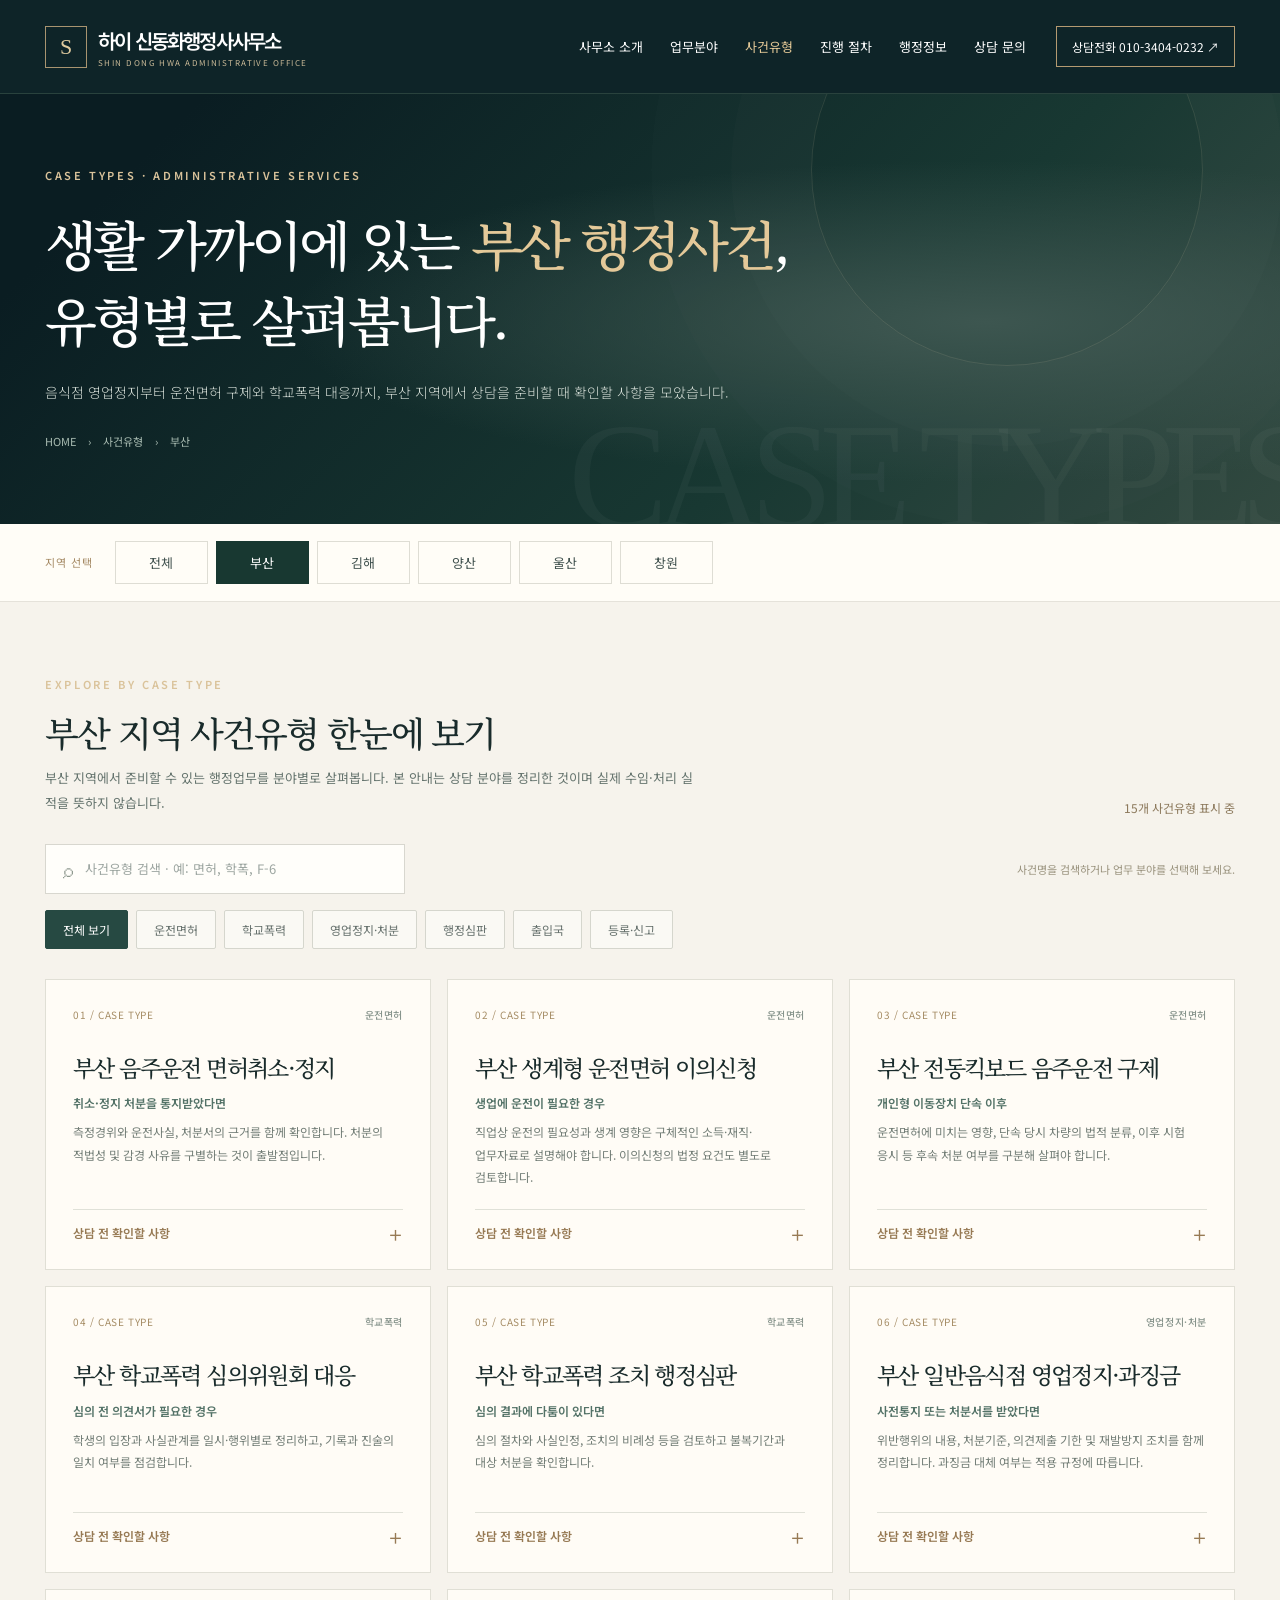
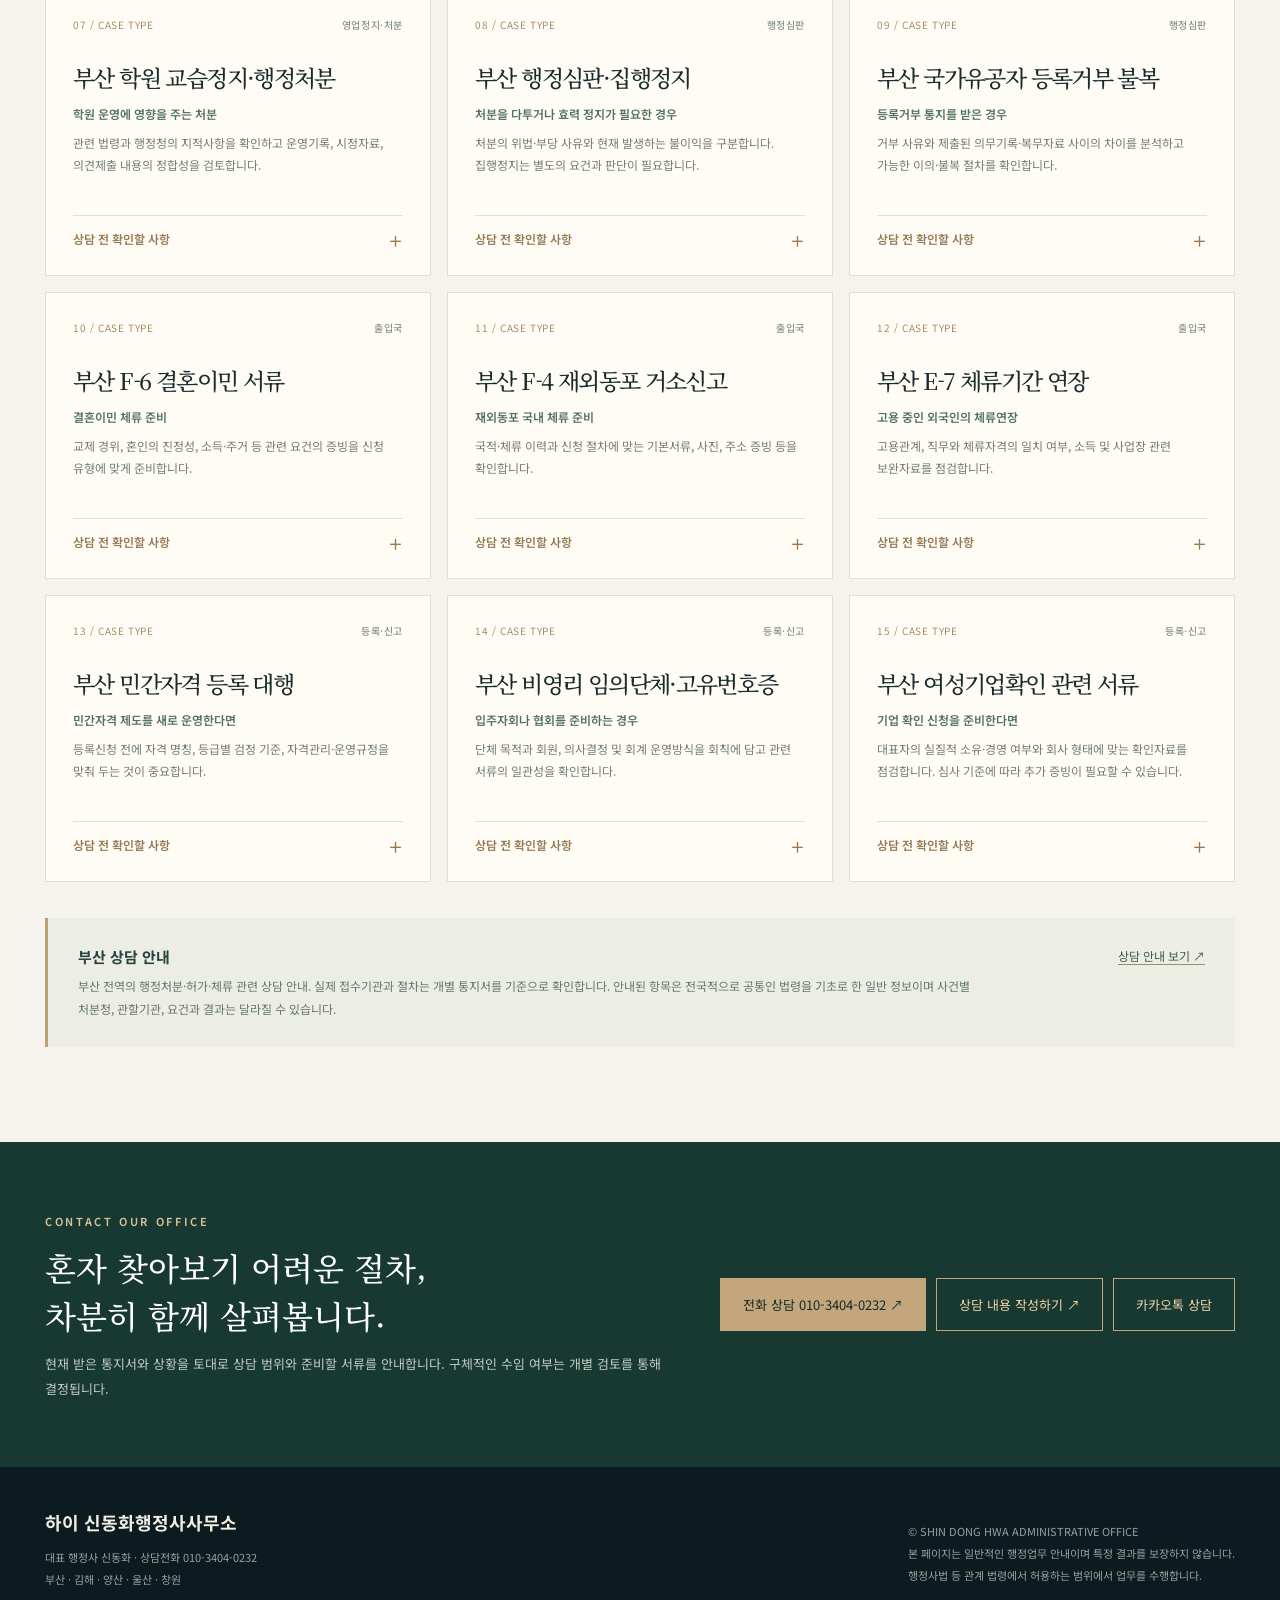
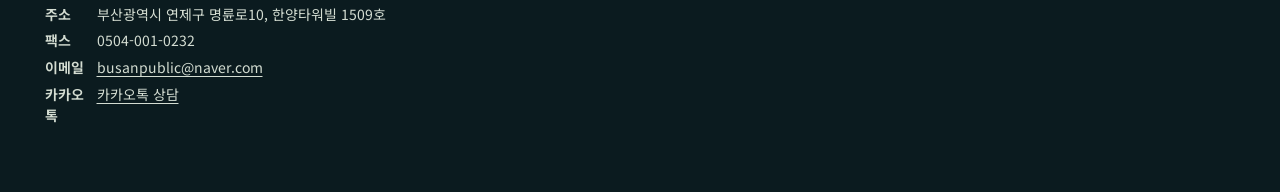
<file: cases-busan.html>
<!doctype html><html lang="ko"><head>
<script src="/google-analytics.js" defer></script>
<meta charset="utf-8"><meta name="viewport" content="width=device-width,initial-scale=1"><meta name="theme-color" content="#0b1c20"><title>부산 사건유형 | 하이 신동화행정사사무소</title><meta name="description" content="부산 지역 운전면허 구제, 학교폭력, 영업정지, 행정심판, 출입국, 민간자격 등록 사건유형별 안내. 하이 신동화행정사사무소."><link rel="stylesheet" href="cases.css"></head><body><a class="sr" href="#casesMain">본문 바로가기</a><header class="site-header"><div class="container head-inner"><a class="brand" href="index.html" aria-label="하이 신동화행정사사무소 메인"><span class="brand-mark">S</span><span><span class="brand-name">하이 신동화행정사사무소</span><span class="brand-sub">SHIN DONG HWA ADMINISTRATIVE OFFICE</span></span></a><nav class="header-links" aria-label="주 메뉴"><a href="index.html#about">사무소 소개</a><a href="index.html#services">업무분야</a><a href="cases.html" class="active" aria-current="page">사건유형</a><a href="index.html#process">진행 절차</a><a href="index.html#journal">행정정보</a><a href="contact.html?region=busan">상담 문의</a></nav><a class="tel-link" href="tel:01034040232">상담전화 010-3404-0232 ↗</a><button id="mobileToggle" class="hamburger" type="button" aria-controls="mobileMenu" aria-expanded="false" aria-label="모바일 메뉴">☰</button></div><nav class="mobile-panel" id="mobileMenu" aria-label="모바일 메뉴"><a href="index.html">홈으로</a><a href="index.html#services">업무분야</a><a href="cases.html">전체 사건유형</a><small>지역별 사건유형</small><div class="region-inline"><a href="cases-busan.html">부산</a><a href="cases-gimhae.html">김해</a><a href="cases-yangsan.html">양산</a><a href="cases-ulsan.html">울산</a><a href="cases-changwon.html">창원</a></div><a href="contact.html?region=busan">상담 문의</a></nav></header>
 <main id="casesMain"><section class="case-hero"><div class="container hero-inner"><span class="eyebrow">CASE TYPES · ADMINISTRATIVE SERVICES</span><h1>생활 가까이에 있는 <em>부산 행정사건</em>,<br>유형별로 살펴봅니다.</h1><p>음식점 영업정지부터 운전면허 구제와 학교폭력 대응까지, 부산 지역에서 상담을 준비할 때 확인할 사항을 모았습니다.</p><nav class="crumb" aria-label="현재 위치"><a href="index.html">HOME</a><span>›</span><a href="cases.html">사건유형</a><span>›</span><span>부산</span></nav></div></section>
 <nav class="region-bar" aria-label="지역별 사건유형"><div class="container region-bar-inner"><span class="region-bar-label">지역 선택</span><a class="region-tab " href="cases.html" >전체</a><a class="region-tab active" href="cases-busan.html" aria-current="page">부산</a><a class="region-tab " href="cases-gimhae.html" >김해</a><a class="region-tab " href="cases-yangsan.html" >양산</a><a class="region-tab " href="cases-ulsan.html" >울산</a><a class="region-tab " href="cases-changwon.html" >창원</a></div></nav>
 <section class="case-content"><div class="container"><div class="case-content-header"><div><span class="eyebrow">EXPLORE BY CASE TYPE</span><h2>부산 지역 사건유형 한눈에 보기</h2><p>부산 지역에서 준비할 수 있는 행정업무를 분야별로 살펴봅니다. 본 안내는 상담 분야를 정리한 것이며 실제 수임·처리 실적을 뜻하지 않습니다.</p></div><span id="caseCount" class="result-count" role="status" aria-live="polite"></span></div><div class="search-row"><label class="search-box" for="caseSearch"><span aria-hidden="true">⌕</span><input id="caseSearch" type="search" placeholder="사건유형 검색 · 예: 면허, 학폭, F-6" autocomplete="off" aria-label="사건유형 검색"></label><span class="filter-note">사건명을 검색하거나 업무 분야를 선택해 보세요.</span></div><div class="filters" role="group" aria-label="사건유형 분야 선택"><button type="button" class="filter-btn active" data-filter="all" aria-pressed="true">전체 보기</button><button type="button" class="filter-btn " data-filter="license" aria-pressed="false">운전면허</button><button type="button" class="filter-btn " data-filter="school" aria-pressed="false">학교폭력</button><button type="button" class="filter-btn " data-filter="sanction" aria-pressed="false">영업정지·처분</button><button type="button" class="filter-btn " data-filter="appeal" aria-pressed="false">행정심판</button><button type="button" class="filter-btn " data-filter="visa" aria-pressed="false">출입국</button><button type="button" class="filter-btn " data-filter="registration" aria-pressed="false">등록·신고</button></div><div class="case-grid" id="caseGrid"><article class="case-card" data-category="license"><div class="case-card-top"><span>01 / CASE TYPE</span><b>운전면허</b></div><h3>부산 음주운전 면허취소·정지</h3><p class="subtitle">취소·정지 처분을 통지받았다면</p><p class="desc">측정경위와 운전사실, 처분서의 근거를 함께 확인합니다. 처분의 적법성 및 감경 사유를 구별하는 것이 출발점입니다.</p><details class="case-details"><summary>상담 전 확인할 사항</summary><ul><li>처분서와 수령일</li><li>측정수치·운전경위</li><li>과거 처분 및 운전 필요성</li></ul></details></article><article class="case-card" data-category="license"><div class="case-card-top"><span>02 / CASE TYPE</span><b>운전면허</b></div><h3>부산 생계형 운전면허 이의신청</h3><p class="subtitle">생업에 운전이 필요한 경우</p><p class="desc">직업상 운전의 필요성과 생계 영향은 구체적인 소득·재직·업무자료로 설명해야 합니다. 이의신청의 법정 요건도 별도로 검토합니다.</p><details class="case-details"><summary>상담 전 확인할 사항</summary><ul><li>직업과 운전의 관계</li><li>재직·소득 증빙</li><li>신청 대상과 기한</li></ul></details></article><article class="case-card" data-category="license"><div class="case-card-top"><span>03 / CASE TYPE</span><b>운전면허</b></div><h3>부산 전동킥보드 음주운전 구제</h3><p class="subtitle">개인형 이동장치 단속 이후</p><p class="desc">운전면허에 미치는 영향, 단속 당시 차량의 법적 분류, 이후 시험 응시 등 후속 처분 여부를 구분해 살펴야 합니다.</p><details class="case-details"><summary>상담 전 확인할 사항</summary><ul><li>단속 장소·장치 종류</li><li>처분 통지·수령일</li><li>관련 면허 보유 현황</li></ul></details></article><article class="case-card" data-category="school"><div class="case-card-top"><span>04 / CASE TYPE</span><b>학교폭력</b></div><h3>부산 학교폭력 심의위원회 대응</h3><p class="subtitle">심의 전 의견서가 필요한 경우</p><p class="desc">학생의 입장과 사실관계를 일시·행위별로 정리하고, 기록과 진술의 일치 여부를 점검합니다.</p><details class="case-details"><summary>상담 전 확인할 사항</summary><ul><li>신고 내용·통지문</li><li>학생·보호자 의견</li><li>메시지·사진 등 자료</li></ul></details></article><article class="case-card" data-category="school"><div class="case-card-top"><span>05 / CASE TYPE</span><b>학교폭력</b></div><h3>부산 학교폭력 조치 행정심판</h3><p class="subtitle">심의 결과에 다툼이 있다면</p><p class="desc">심의 절차와 사실인정, 조치의 비례성 등을 검토하고 불복기간과 대상 처분을 확인합니다.</p><details class="case-details"><summary>상담 전 확인할 사항</summary><ul><li>조치 결정 통지서</li><li>회의·심의 관련 자료</li><li>사실관계 반박자료</li></ul></details></article><article class="case-card" data-category="sanction"><div class="case-card-top"><span>06 / CASE TYPE</span><b>영업정지·처분</b></div><h3>부산 일반음식점 영업정지·과징금</h3><p class="subtitle">사전통지 또는 처분서를 받았다면</p><p class="desc">위반행위의 내용, 처분기준, 의견제출 기한 및 재발방지 조치를 함께 정리합니다. 과징금 대체 여부는 적용 규정에 따릅니다.</p><details class="case-details"><summary>상담 전 확인할 사항</summary><ul><li>사전통지서</li><li>현장 사진·영업기록</li><li>시정·재발방지 자료</li></ul></details></article><article class="case-card" data-category="sanction"><div class="case-card-top"><span>07 / CASE TYPE</span><b>영업정지·처분</b></div><h3>부산 학원 교습정지·행정처분</h3><p class="subtitle">학원 운영에 영향을 주는 처분</p><p class="desc">관련 법령과 행정청의 지적사항을 확인하고 운영기록, 시정자료, 의견제출 내용의 정합성을 검토합니다.</p><details class="case-details"><summary>상담 전 확인할 사항</summary><ul><li>처분 예정 통지서</li><li>교습비·운영 관련 기록</li><li>시정 결과 및 소명자료</li></ul></details></article><article class="case-card" data-category="appeal"><div class="case-card-top"><span>08 / CASE TYPE</span><b>행정심판</b></div><h3>부산 행정심판·집행정지</h3><p class="subtitle">처분을 다투거나 효력 정지가 필요한 경우</p><p class="desc">처분의 위법·부당 사유와 현재 발생하는 불이익을 구분합니다. 집행정지는 별도의 요건과 판단이 필요합니다.</p><details class="case-details"><summary>상담 전 확인할 사항</summary><ul><li>처분 원문·송달일</li><li>쟁점별 객관증거</li><li>긴급성·불이익 자료</li></ul></details></article><article class="case-card" data-category="appeal"><div class="case-card-top"><span>09 / CASE TYPE</span><b>행정심판</b></div><h3>부산 국가유공자 등록거부 불복</h3><p class="subtitle">등록거부 통지를 받은 경우</p><p class="desc">거부 사유와 제출된 의무기록·복무자료 사이의 차이를 분석하고 가능한 이의·불복 절차를 확인합니다.</p><details class="case-details"><summary>상담 전 확인할 사항</summary><ul><li>등록거부 결정서</li><li>복무·의무 관련 기록</li><li>기존 제출 자료 목록</li></ul></details></article><article class="case-card" data-category="visa"><div class="case-card-top"><span>10 / CASE TYPE</span><b>출입국</b></div><h3>부산 F-6 결혼이민 서류</h3><p class="subtitle">결혼이민 체류 준비</p><p class="desc">교제 경위, 혼인의 진정성, 소득·주거 등 관련 요건의 증빙을 신청 유형에 맞게 준비합니다.</p><details class="case-details"><summary>상담 전 확인할 사항</summary><ul><li>관계 증빙</li><li>혼인·가족관계 서류</li><li>신청 유형별 요건</li></ul></details></article><article class="case-card" data-category="visa"><div class="case-card-top"><span>11 / CASE TYPE</span><b>출입국</b></div><h3>부산 F-4 재외동포 거소신고</h3><p class="subtitle">재외동포 국내 체류 준비</p><p class="desc">국적·체류 이력과 신청 절차에 맞는 기본서류, 사진, 주소 증빙 등을 확인합니다.</p><details class="case-details"><summary>상담 전 확인할 사항</summary><ul><li>국적·여권 관련 서류</li><li>체류 이력</li><li>국내 체류지 자료</li></ul></details></article><article class="case-card" data-category="visa"><div class="case-card-top"><span>12 / CASE TYPE</span><b>출입국</b></div><h3>부산 E-7 체류기간 연장</h3><p class="subtitle">고용 중인 외국인의 체류연장</p><p class="desc">고용관계, 직무와 체류자격의 일치 여부, 소득 및 사업장 관련 보완자료를 점검합니다.</p><details class="case-details"><summary>상담 전 확인할 사항</summary><ul><li>고용계약·재직 증빙</li><li>사업장 관련 서류</li><li>체류기간 만료일</li></ul></details></article><article class="case-card" data-category="registration"><div class="case-card-top"><span>13 / CASE TYPE</span><b>등록·신고</b></div><h3>부산 민간자격 등록 대행</h3><p class="subtitle">민간자격 제도를 새로 운영한다면</p><p class="desc">등록신청 전에 자격 명칭, 등급별 검정 기준, 자격관리·운영규정을 맞춰 두는 것이 중요합니다.</p><details class="case-details"><summary>상담 전 확인할 사항</summary><ul><li>자격 명칭·분야</li><li>검정·운영규정</li><li>발급주체 확인</li></ul></details></article><article class="case-card" data-category="registration"><div class="case-card-top"><span>14 / CASE TYPE</span><b>등록·신고</b></div><h3>부산 비영리 임의단체·고유번호증</h3><p class="subtitle">입주자회나 협회를 준비하는 경우</p><p class="desc">단체 목적과 회원, 의사결정 및 회계 운영방식을 회칙에 담고 관련 서류의 일관성을 확인합니다.</p><details class="case-details"><summary>상담 전 확인할 사항</summary><ul><li>회칙·정관</li><li>대표자 선임 관련 자료</li><li>단체 활동 목적</li></ul></details></article><article class="case-card" data-category="registration"><div class="case-card-top"><span>15 / CASE TYPE</span><b>등록·신고</b></div><h3>부산 여성기업확인 관련 서류</h3><p class="subtitle">기업 확인 신청을 준비한다면</p><p class="desc">대표자의 실질적 소유·경영 여부와 회사 형태에 맞는 확인자료를 점검합니다. 심사 기준에 따라 추가 증빙이 필요할 수 있습니다.</p><details class="case-details"><summary>상담 전 확인할 사항</summary><ul><li>법인·사업자 현황</li><li>경영·소유 증빙</li><li>신청 요건별 자료</li></ul></details></article></div><p id="caseEmpty" class="empty-state" hidden>검색 조건에 맞는 사건유형이 없습니다. 다른 검색어 또는 전체 보기를 선택해 주세요.</p><div class="regional-note"><div><strong>부산 상담 안내</strong><p>부산 전역의 행정처분·허가·체류 관련 상담 안내. 실제 접수기관과 절차는 개별 통지서를 기준으로 확인합니다. 안내된 항목은 전국적으로 공통인 법령을 기초로 한 일반 정보이며 사건별 처분청, 관할기관, 요건과 결과는 달라질 수 있습니다.</p></div><a href="contact.html?region=busan">상담 안내 보기 ↗</a></div></div></section>
 <section class="help-cta"><div class="container cta-inner"><div><span class="eyebrow">CONTACT OUR OFFICE</span><h2>혼자 찾아보기 어려운 절차,<br>차분히 함께 살펴봅니다.</h2><p>현재 받은 통지서와 상황을 토대로 상담 범위와 준비할 서류를 안내합니다. 구체적인 수임 여부는 개별 검토를 통해 결정됩니다.</p></div><div class="cta-buttons"><a href="tel:01034040232">전화 상담 010-3404-0232 ↗</a><a href="contact.html?region=busan">상담 내용 작성하기 ↗</a><a class="kakao-link" href="https://pf.kakao.com/_Pejuj" target="_blank" rel="noopener noreferrer">카카오톡 상담</a></div></div></section></main><footer class="footer"><div class="container footer-row"><div><strong>하이 신동화행정사사무소</strong><p>대표 행정사 신동화 · <a href="tel:01034040232">상담전화 010-3404-0232</a><br>부산 · 김해 · 양산 · 울산 · 창원</p><dl class="office-details"><div><dt>주소</dt><dd>부산광역시 연제구 명륜로10, 한양타워빌 1509호</dd></div><div><dt>팩스</dt><dd>0504-001-0232</dd></div><div><dt>이메일</dt><dd><a href="mailto:busanpublic@naver.com">busanpublic@naver.com</a></dd></div><div><dt>카카오톡</dt><dd><a class="kakao-link" href="https://pf.kakao.com/_Pejuj" target="_blank" rel="noopener noreferrer">카카오톡 상담</a></dd></div></dl></div><p>© SHIN DONG HWA ADMINISTRATIVE OFFICE<br>본 페이지는 일반적인 행정업무 안내이며 특정 결과를 보장하지 않습니다.<br>행정사법 등 관계 법령에서 허용하는 범위에서 업무를 수행합니다.</p></div></footer><nav class="mobile-call office-mobile-actions" aria-label="빠른 상담"><a href="tel:01034040232" aria-label="전화 상담 010-3404-0232">전화 상담</a><a class="kakao-link" href="https://pf.kakao.com/_Pejuj" target="_blank" rel="noopener noreferrer">카카오톡 상담</a></nav><script src="cases.js" defer></script>
<script src="https://wcs.pstatic.net/wcslog.js"></script>
<script>
if (!wcs_add) var wcs_add = {};
wcs_add["wa"] = "86165f0302a1f0";
if (window.wcs) {
  wcs_do();
}
</script>
</body></html>
</file>
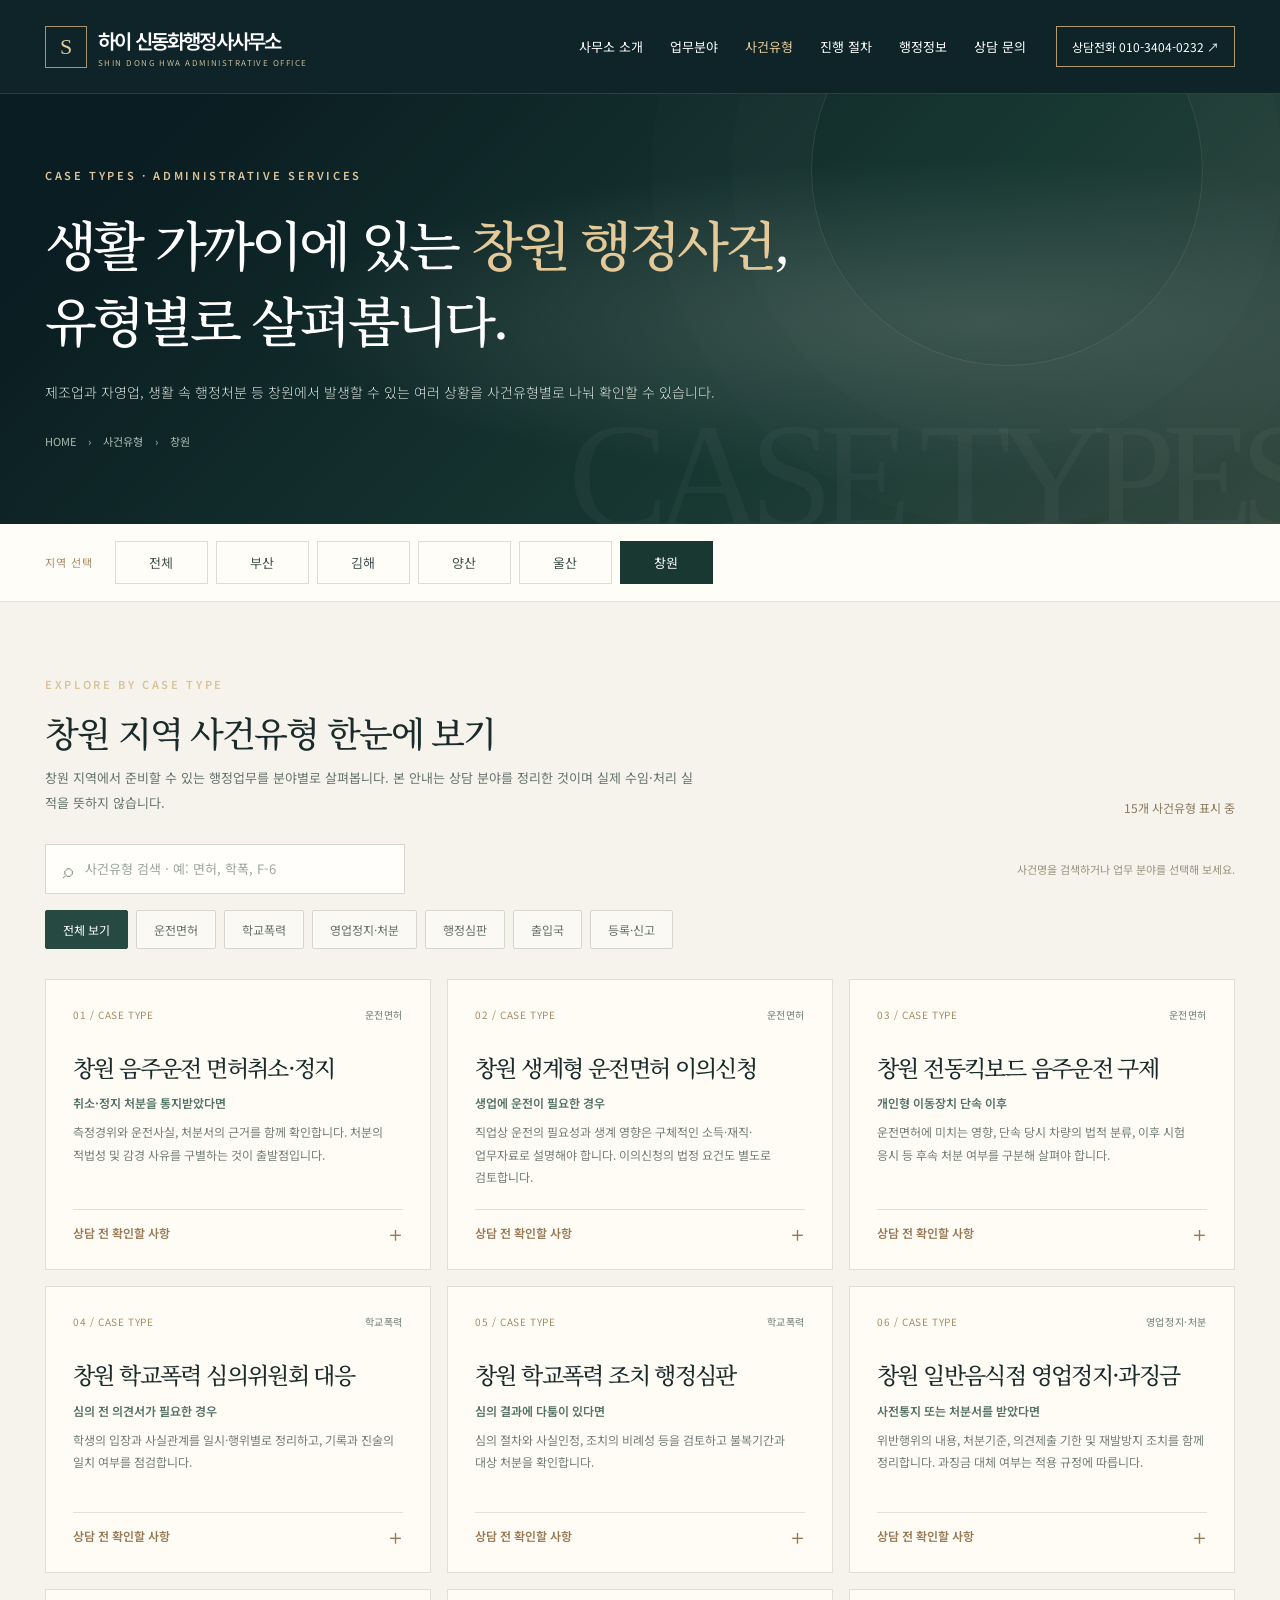
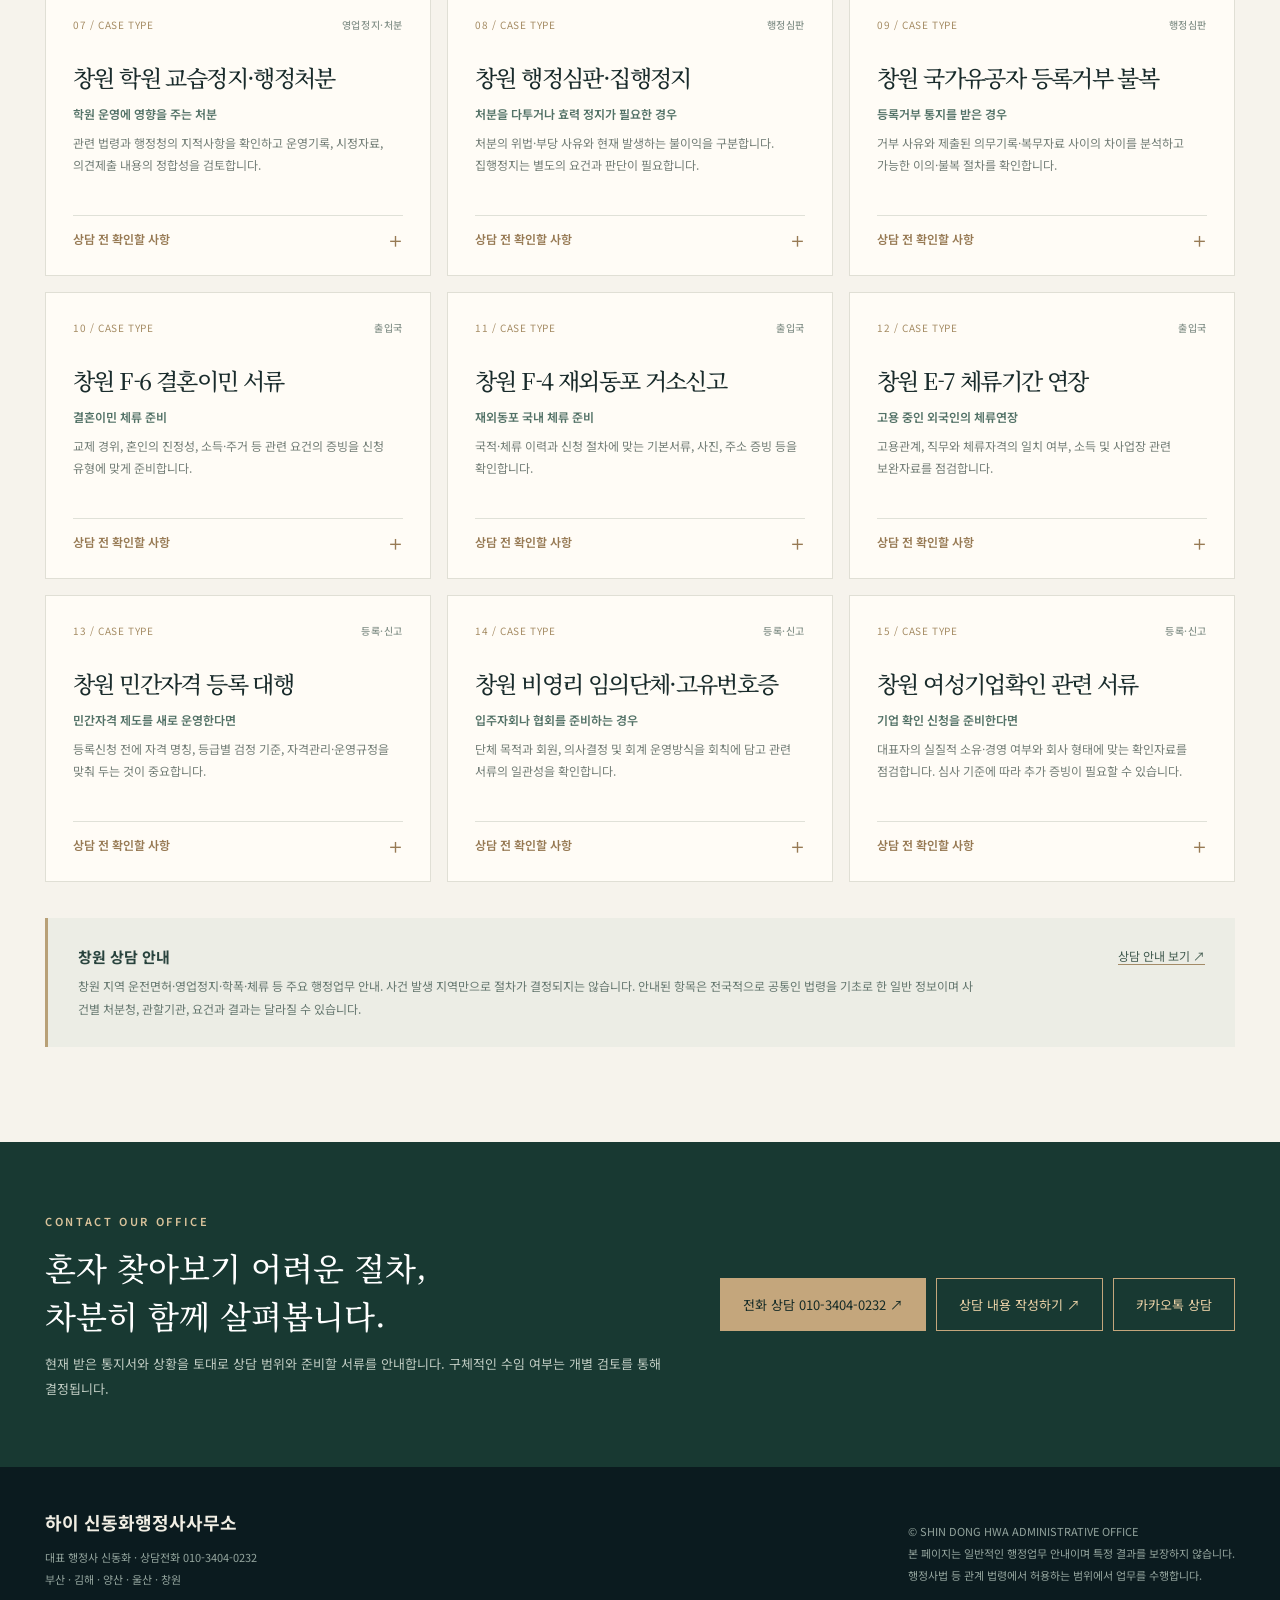
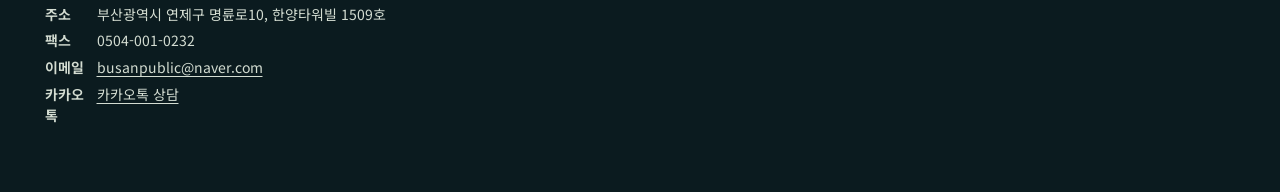
<file: cases-changwon.html>
<!doctype html><html lang="ko"><head>
<script src="/google-analytics.js" defer></script>
<meta charset="utf-8"><meta name="viewport" content="width=device-width,initial-scale=1"><meta name="theme-color" content="#0b1c20"><title>창원 사건유형 | 하이 신동화행정사사무소</title><meta name="description" content="창원 지역 운전면허 구제, 학교폭력, 영업정지, 행정심판, 출입국, 민간자격 등록 사건유형별 안내. 하이 신동화행정사사무소."><link rel="stylesheet" href="cases.css"></head><body><a class="sr" href="#casesMain">본문 바로가기</a><header class="site-header"><div class="container head-inner"><a class="brand" href="index.html" aria-label="하이 신동화행정사사무소 메인"><span class="brand-mark">S</span><span><span class="brand-name">하이 신동화행정사사무소</span><span class="brand-sub">SHIN DONG HWA ADMINISTRATIVE OFFICE</span></span></a><nav class="header-links" aria-label="주 메뉴"><a href="index.html#about">사무소 소개</a><a href="index.html#services">업무분야</a><a href="cases.html" class="active" aria-current="page">사건유형</a><a href="index.html#process">진행 절차</a><a href="index.html#journal">행정정보</a><a href="contact.html?region=changwon">상담 문의</a></nav><a class="tel-link" href="tel:01034040232">상담전화 010-3404-0232 ↗</a><button id="mobileToggle" class="hamburger" type="button" aria-controls="mobileMenu" aria-expanded="false" aria-label="모바일 메뉴">☰</button></div><nav class="mobile-panel" id="mobileMenu" aria-label="모바일 메뉴"><a href="index.html">홈으로</a><a href="index.html#services">업무분야</a><a href="cases.html">전체 사건유형</a><small>지역별 사건유형</small><div class="region-inline"><a href="cases-busan.html">부산</a><a href="cases-gimhae.html">김해</a><a href="cases-yangsan.html">양산</a><a href="cases-ulsan.html">울산</a><a href="cases-changwon.html">창원</a></div><a href="contact.html?region=changwon">상담 문의</a></nav></header>
 <main id="casesMain"><section class="case-hero"><div class="container hero-inner"><span class="eyebrow">CASE TYPES · ADMINISTRATIVE SERVICES</span><h1>생활 가까이에 있는 <em>창원 행정사건</em>,<br>유형별로 살펴봅니다.</h1><p>제조업과 자영업, 생활 속 행정처분 등 창원에서 발생할 수 있는 여러 상황을 사건유형별로 나눠 확인할 수 있습니다.</p><nav class="crumb" aria-label="현재 위치"><a href="index.html">HOME</a><span>›</span><a href="cases.html">사건유형</a><span>›</span><span>창원</span></nav></div></section>
 <nav class="region-bar" aria-label="지역별 사건유형"><div class="container region-bar-inner"><span class="region-bar-label">지역 선택</span><a class="region-tab " href="cases.html" >전체</a><a class="region-tab " href="cases-busan.html" >부산</a><a class="region-tab " href="cases-gimhae.html" >김해</a><a class="region-tab " href="cases-yangsan.html" >양산</a><a class="region-tab " href="cases-ulsan.html" >울산</a><a class="region-tab active" href="cases-changwon.html" aria-current="page">창원</a></div></nav>
 <section class="case-content"><div class="container"><div class="case-content-header"><div><span class="eyebrow">EXPLORE BY CASE TYPE</span><h2>창원 지역 사건유형 한눈에 보기</h2><p>창원 지역에서 준비할 수 있는 행정업무를 분야별로 살펴봅니다. 본 안내는 상담 분야를 정리한 것이며 실제 수임·처리 실적을 뜻하지 않습니다.</p></div><span id="caseCount" class="result-count" role="status" aria-live="polite"></span></div><div class="search-row"><label class="search-box" for="caseSearch"><span aria-hidden="true">⌕</span><input id="caseSearch" type="search" placeholder="사건유형 검색 · 예: 면허, 학폭, F-6" autocomplete="off" aria-label="사건유형 검색"></label><span class="filter-note">사건명을 검색하거나 업무 분야를 선택해 보세요.</span></div><div class="filters" role="group" aria-label="사건유형 분야 선택"><button type="button" class="filter-btn active" data-filter="all" aria-pressed="true">전체 보기</button><button type="button" class="filter-btn " data-filter="license" aria-pressed="false">운전면허</button><button type="button" class="filter-btn " data-filter="school" aria-pressed="false">학교폭력</button><button type="button" class="filter-btn " data-filter="sanction" aria-pressed="false">영업정지·처분</button><button type="button" class="filter-btn " data-filter="appeal" aria-pressed="false">행정심판</button><button type="button" class="filter-btn " data-filter="visa" aria-pressed="false">출입국</button><button type="button" class="filter-btn " data-filter="registration" aria-pressed="false">등록·신고</button></div><div class="case-grid" id="caseGrid"><article class="case-card" data-category="license"><div class="case-card-top"><span>01 / CASE TYPE</span><b>운전면허</b></div><h3>창원 음주운전 면허취소·정지</h3><p class="subtitle">취소·정지 처분을 통지받았다면</p><p class="desc">측정경위와 운전사실, 처분서의 근거를 함께 확인합니다. 처분의 적법성 및 감경 사유를 구별하는 것이 출발점입니다.</p><details class="case-details"><summary>상담 전 확인할 사항</summary><ul><li>처분서와 수령일</li><li>측정수치·운전경위</li><li>과거 처분 및 운전 필요성</li></ul></details></article><article class="case-card" data-category="license"><div class="case-card-top"><span>02 / CASE TYPE</span><b>운전면허</b></div><h3>창원 생계형 운전면허 이의신청</h3><p class="subtitle">생업에 운전이 필요한 경우</p><p class="desc">직업상 운전의 필요성과 생계 영향은 구체적인 소득·재직·업무자료로 설명해야 합니다. 이의신청의 법정 요건도 별도로 검토합니다.</p><details class="case-details"><summary>상담 전 확인할 사항</summary><ul><li>직업과 운전의 관계</li><li>재직·소득 증빙</li><li>신청 대상과 기한</li></ul></details></article><article class="case-card" data-category="license"><div class="case-card-top"><span>03 / CASE TYPE</span><b>운전면허</b></div><h3>창원 전동킥보드 음주운전 구제</h3><p class="subtitle">개인형 이동장치 단속 이후</p><p class="desc">운전면허에 미치는 영향, 단속 당시 차량의 법적 분류, 이후 시험 응시 등 후속 처분 여부를 구분해 살펴야 합니다.</p><details class="case-details"><summary>상담 전 확인할 사항</summary><ul><li>단속 장소·장치 종류</li><li>처분 통지·수령일</li><li>관련 면허 보유 현황</li></ul></details></article><article class="case-card" data-category="school"><div class="case-card-top"><span>04 / CASE TYPE</span><b>학교폭력</b></div><h3>창원 학교폭력 심의위원회 대응</h3><p class="subtitle">심의 전 의견서가 필요한 경우</p><p class="desc">학생의 입장과 사실관계를 일시·행위별로 정리하고, 기록과 진술의 일치 여부를 점검합니다.</p><details class="case-details"><summary>상담 전 확인할 사항</summary><ul><li>신고 내용·통지문</li><li>학생·보호자 의견</li><li>메시지·사진 등 자료</li></ul></details></article><article class="case-card" data-category="school"><div class="case-card-top"><span>05 / CASE TYPE</span><b>학교폭력</b></div><h3>창원 학교폭력 조치 행정심판</h3><p class="subtitle">심의 결과에 다툼이 있다면</p><p class="desc">심의 절차와 사실인정, 조치의 비례성 등을 검토하고 불복기간과 대상 처분을 확인합니다.</p><details class="case-details"><summary>상담 전 확인할 사항</summary><ul><li>조치 결정 통지서</li><li>회의·심의 관련 자료</li><li>사실관계 반박자료</li></ul></details></article><article class="case-card" data-category="sanction"><div class="case-card-top"><span>06 / CASE TYPE</span><b>영업정지·처분</b></div><h3>창원 일반음식점 영업정지·과징금</h3><p class="subtitle">사전통지 또는 처분서를 받았다면</p><p class="desc">위반행위의 내용, 처분기준, 의견제출 기한 및 재발방지 조치를 함께 정리합니다. 과징금 대체 여부는 적용 규정에 따릅니다.</p><details class="case-details"><summary>상담 전 확인할 사항</summary><ul><li>사전통지서</li><li>현장 사진·영업기록</li><li>시정·재발방지 자료</li></ul></details></article><article class="case-card" data-category="sanction"><div class="case-card-top"><span>07 / CASE TYPE</span><b>영업정지·처분</b></div><h3>창원 학원 교습정지·행정처분</h3><p class="subtitle">학원 운영에 영향을 주는 처분</p><p class="desc">관련 법령과 행정청의 지적사항을 확인하고 운영기록, 시정자료, 의견제출 내용의 정합성을 검토합니다.</p><details class="case-details"><summary>상담 전 확인할 사항</summary><ul><li>처분 예정 통지서</li><li>교습비·운영 관련 기록</li><li>시정 결과 및 소명자료</li></ul></details></article><article class="case-card" data-category="appeal"><div class="case-card-top"><span>08 / CASE TYPE</span><b>행정심판</b></div><h3>창원 행정심판·집행정지</h3><p class="subtitle">처분을 다투거나 효력 정지가 필요한 경우</p><p class="desc">처분의 위법·부당 사유와 현재 발생하는 불이익을 구분합니다. 집행정지는 별도의 요건과 판단이 필요합니다.</p><details class="case-details"><summary>상담 전 확인할 사항</summary><ul><li>처분 원문·송달일</li><li>쟁점별 객관증거</li><li>긴급성·불이익 자료</li></ul></details></article><article class="case-card" data-category="appeal"><div class="case-card-top"><span>09 / CASE TYPE</span><b>행정심판</b></div><h3>창원 국가유공자 등록거부 불복</h3><p class="subtitle">등록거부 통지를 받은 경우</p><p class="desc">거부 사유와 제출된 의무기록·복무자료 사이의 차이를 분석하고 가능한 이의·불복 절차를 확인합니다.</p><details class="case-details"><summary>상담 전 확인할 사항</summary><ul><li>등록거부 결정서</li><li>복무·의무 관련 기록</li><li>기존 제출 자료 목록</li></ul></details></article><article class="case-card" data-category="visa"><div class="case-card-top"><span>10 / CASE TYPE</span><b>출입국</b></div><h3>창원 F-6 결혼이민 서류</h3><p class="subtitle">결혼이민 체류 준비</p><p class="desc">교제 경위, 혼인의 진정성, 소득·주거 등 관련 요건의 증빙을 신청 유형에 맞게 준비합니다.</p><details class="case-details"><summary>상담 전 확인할 사항</summary><ul><li>관계 증빙</li><li>혼인·가족관계 서류</li><li>신청 유형별 요건</li></ul></details></article><article class="case-card" data-category="visa"><div class="case-card-top"><span>11 / CASE TYPE</span><b>출입국</b></div><h3>창원 F-4 재외동포 거소신고</h3><p class="subtitle">재외동포 국내 체류 준비</p><p class="desc">국적·체류 이력과 신청 절차에 맞는 기본서류, 사진, 주소 증빙 등을 확인합니다.</p><details class="case-details"><summary>상담 전 확인할 사항</summary><ul><li>국적·여권 관련 서류</li><li>체류 이력</li><li>국내 체류지 자료</li></ul></details></article><article class="case-card" data-category="visa"><div class="case-card-top"><span>12 / CASE TYPE</span><b>출입국</b></div><h3>창원 E-7 체류기간 연장</h3><p class="subtitle">고용 중인 외국인의 체류연장</p><p class="desc">고용관계, 직무와 체류자격의 일치 여부, 소득 및 사업장 관련 보완자료를 점검합니다.</p><details class="case-details"><summary>상담 전 확인할 사항</summary><ul><li>고용계약·재직 증빙</li><li>사업장 관련 서류</li><li>체류기간 만료일</li></ul></details></article><article class="case-card" data-category="registration"><div class="case-card-top"><span>13 / CASE TYPE</span><b>등록·신고</b></div><h3>창원 민간자격 등록 대행</h3><p class="subtitle">민간자격 제도를 새로 운영한다면</p><p class="desc">등록신청 전에 자격 명칭, 등급별 검정 기준, 자격관리·운영규정을 맞춰 두는 것이 중요합니다.</p><details class="case-details"><summary>상담 전 확인할 사항</summary><ul><li>자격 명칭·분야</li><li>검정·운영규정</li><li>발급주체 확인</li></ul></details></article><article class="case-card" data-category="registration"><div class="case-card-top"><span>14 / CASE TYPE</span><b>등록·신고</b></div><h3>창원 비영리 임의단체·고유번호증</h3><p class="subtitle">입주자회나 협회를 준비하는 경우</p><p class="desc">단체 목적과 회원, 의사결정 및 회계 운영방식을 회칙에 담고 관련 서류의 일관성을 확인합니다.</p><details class="case-details"><summary>상담 전 확인할 사항</summary><ul><li>회칙·정관</li><li>대표자 선임 관련 자료</li><li>단체 활동 목적</li></ul></details></article><article class="case-card" data-category="registration"><div class="case-card-top"><span>15 / CASE TYPE</span><b>등록·신고</b></div><h3>창원 여성기업확인 관련 서류</h3><p class="subtitle">기업 확인 신청을 준비한다면</p><p class="desc">대표자의 실질적 소유·경영 여부와 회사 형태에 맞는 확인자료를 점검합니다. 심사 기준에 따라 추가 증빙이 필요할 수 있습니다.</p><details class="case-details"><summary>상담 전 확인할 사항</summary><ul><li>법인·사업자 현황</li><li>경영·소유 증빙</li><li>신청 요건별 자료</li></ul></details></article></div><p id="caseEmpty" class="empty-state" hidden>검색 조건에 맞는 사건유형이 없습니다. 다른 검색어 또는 전체 보기를 선택해 주세요.</p><div class="regional-note"><div><strong>창원 상담 안내</strong><p>창원 지역 운전면허·영업정지·학폭·체류 등 주요 행정업무 안내. 사건 발생 지역만으로 절차가 결정되지는 않습니다. 안내된 항목은 전국적으로 공통인 법령을 기초로 한 일반 정보이며 사건별 처분청, 관할기관, 요건과 결과는 달라질 수 있습니다.</p></div><a href="contact.html?region=changwon">상담 안내 보기 ↗</a></div></div></section>
 <section class="help-cta"><div class="container cta-inner"><div><span class="eyebrow">CONTACT OUR OFFICE</span><h2>혼자 찾아보기 어려운 절차,<br>차분히 함께 살펴봅니다.</h2><p>현재 받은 통지서와 상황을 토대로 상담 범위와 준비할 서류를 안내합니다. 구체적인 수임 여부는 개별 검토를 통해 결정됩니다.</p></div><div class="cta-buttons"><a href="tel:01034040232">전화 상담 010-3404-0232 ↗</a><a href="contact.html?region=changwon">상담 내용 작성하기 ↗</a><a class="kakao-link" href="https://pf.kakao.com/_Pejuj" target="_blank" rel="noopener noreferrer">카카오톡 상담</a></div></div></section></main><footer class="footer"><div class="container footer-row"><div><strong>하이 신동화행정사사무소</strong><p>대표 행정사 신동화 · <a href="tel:01034040232">상담전화 010-3404-0232</a><br>부산 · 김해 · 양산 · 울산 · 창원</p><dl class="office-details"><div><dt>주소</dt><dd>부산광역시 연제구 명륜로10, 한양타워빌 1509호</dd></div><div><dt>팩스</dt><dd>0504-001-0232</dd></div><div><dt>이메일</dt><dd><a href="mailto:busanpublic@naver.com">busanpublic@naver.com</a></dd></div><div><dt>카카오톡</dt><dd><a class="kakao-link" href="https://pf.kakao.com/_Pejuj" target="_blank" rel="noopener noreferrer">카카오톡 상담</a></dd></div></dl></div><p>© SHIN DONG HWA ADMINISTRATIVE OFFICE<br>본 페이지는 일반적인 행정업무 안내이며 특정 결과를 보장하지 않습니다.<br>행정사법 등 관계 법령에서 허용하는 범위에서 업무를 수행합니다.</p></div></footer><nav class="mobile-call office-mobile-actions" aria-label="빠른 상담"><a href="tel:01034040232" aria-label="전화 상담 010-3404-0232">전화 상담</a><a class="kakao-link" href="https://pf.kakao.com/_Pejuj" target="_blank" rel="noopener noreferrer">카카오톡 상담</a></nav><script src="cases.js" defer></script>
<script src="https://wcs.pstatic.net/wcslog.js"></script>
<script>
if (!wcs_add) var wcs_add = {};
wcs_add["wa"] = "86165f0302a1f0";
if (window.wcs) {
  wcs_do();
}
</script>
</body></html>
</file>
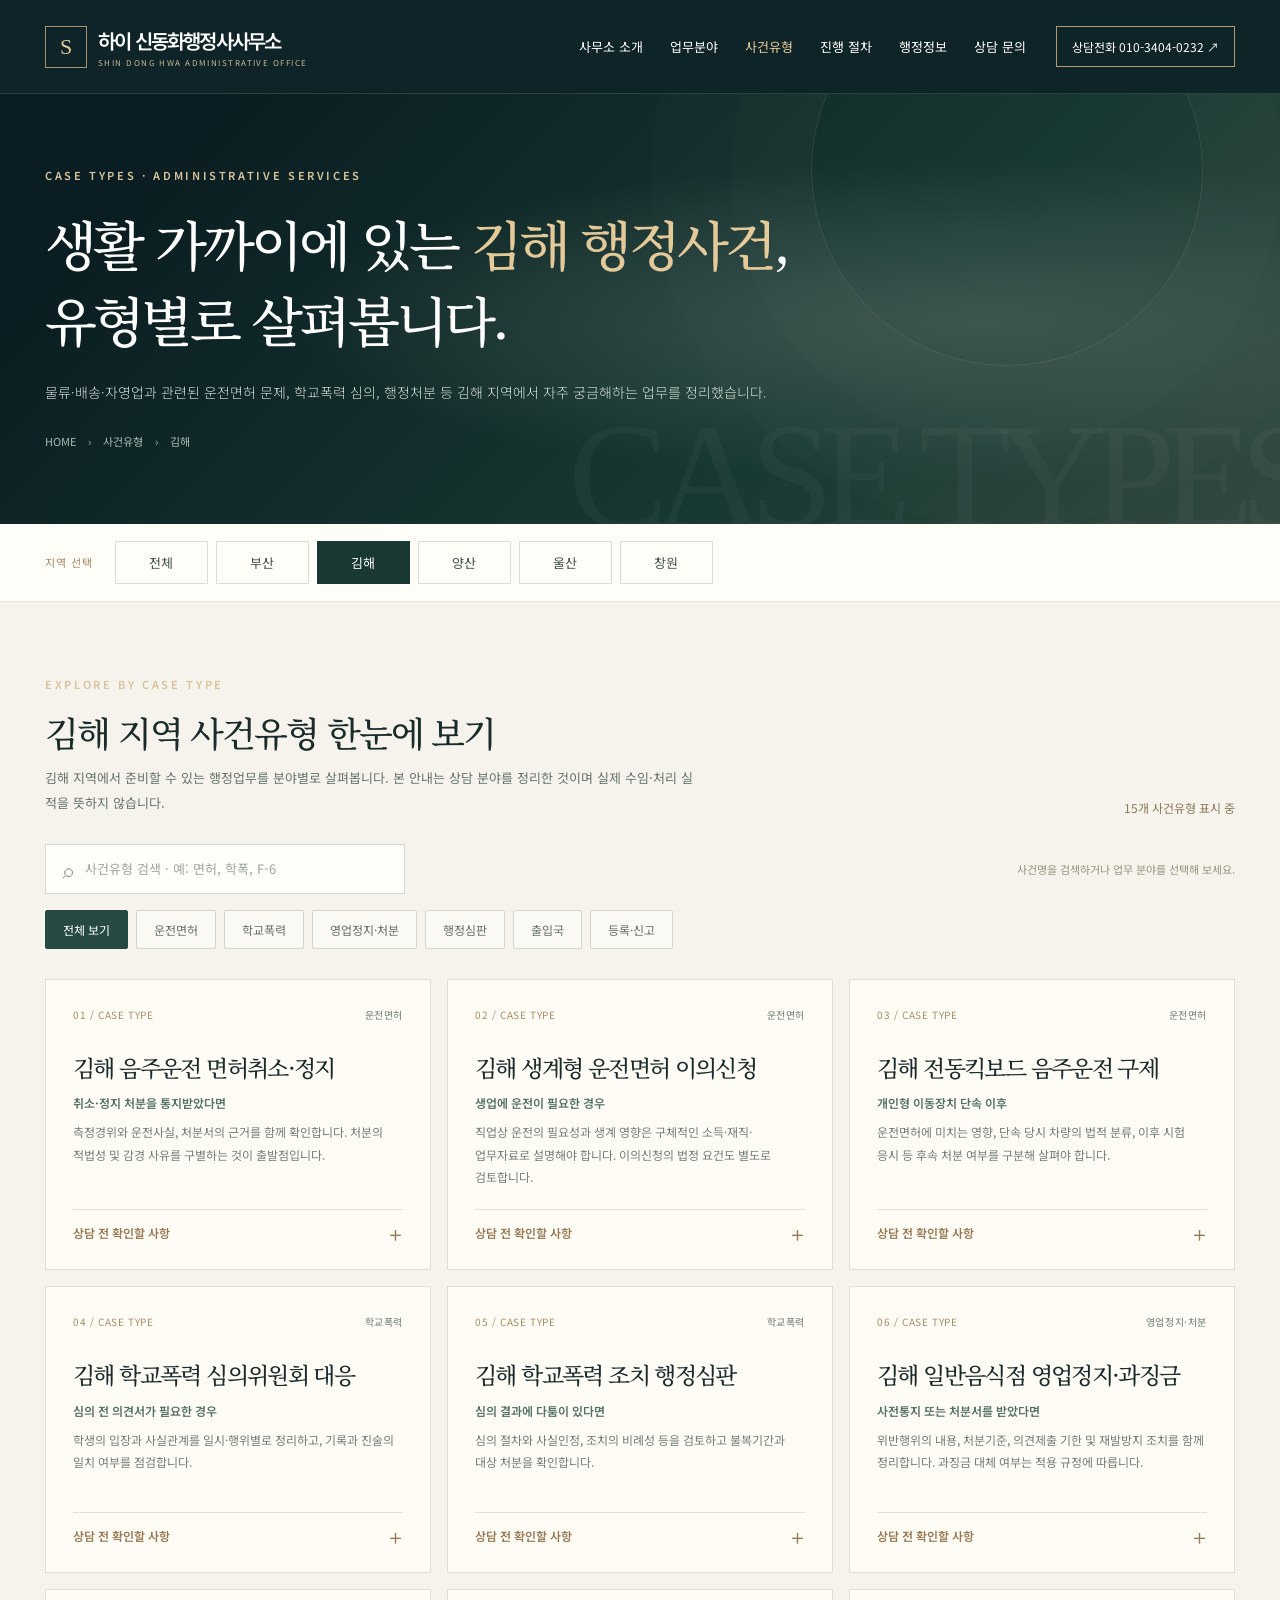
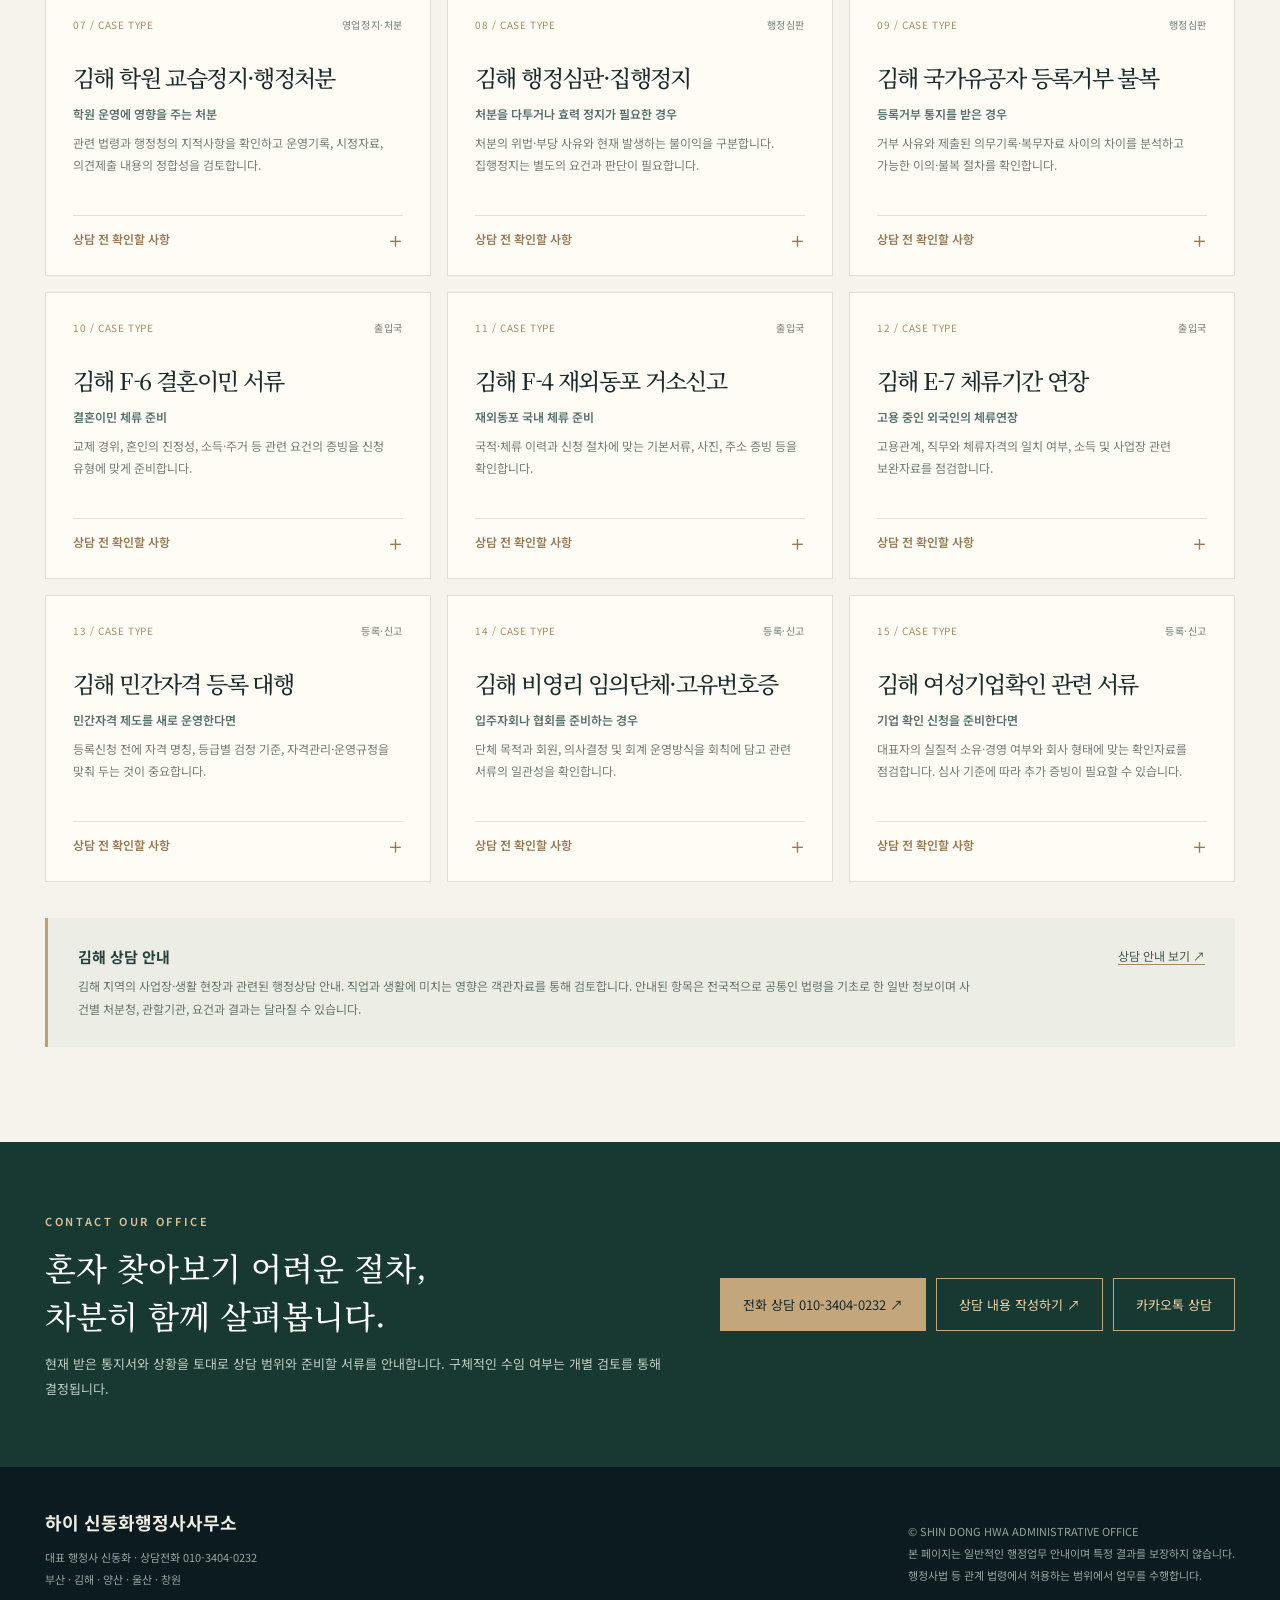
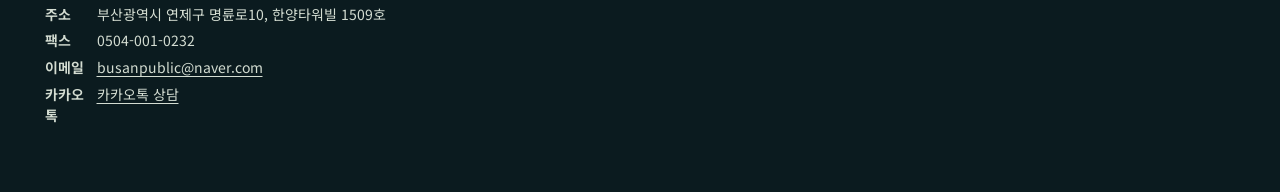
<file: cases-gimhae.html>
<!doctype html><html lang="ko"><head>
<script src="/google-analytics.js" defer></script>
<meta charset="utf-8"><meta name="viewport" content="width=device-width,initial-scale=1"><meta name="theme-color" content="#0b1c20"><title>김해 사건유형 | 하이 신동화행정사사무소</title><meta name="description" content="김해 지역 운전면허 구제, 학교폭력, 영업정지, 행정심판, 출입국, 민간자격 등록 사건유형별 안내. 하이 신동화행정사사무소."><link rel="stylesheet" href="cases.css"></head><body><a class="sr" href="#casesMain">본문 바로가기</a><header class="site-header"><div class="container head-inner"><a class="brand" href="index.html" aria-label="하이 신동화행정사사무소 메인"><span class="brand-mark">S</span><span><span class="brand-name">하이 신동화행정사사무소</span><span class="brand-sub">SHIN DONG HWA ADMINISTRATIVE OFFICE</span></span></a><nav class="header-links" aria-label="주 메뉴"><a href="index.html#about">사무소 소개</a><a href="index.html#services">업무분야</a><a href="cases.html" class="active" aria-current="page">사건유형</a><a href="index.html#process">진행 절차</a><a href="index.html#journal">행정정보</a><a href="contact.html?region=gimhae">상담 문의</a></nav><a class="tel-link" href="tel:01034040232">상담전화 010-3404-0232 ↗</a><button id="mobileToggle" class="hamburger" type="button" aria-controls="mobileMenu" aria-expanded="false" aria-label="모바일 메뉴">☰</button></div><nav class="mobile-panel" id="mobileMenu" aria-label="모바일 메뉴"><a href="index.html">홈으로</a><a href="index.html#services">업무분야</a><a href="cases.html">전체 사건유형</a><small>지역별 사건유형</small><div class="region-inline"><a href="cases-busan.html">부산</a><a href="cases-gimhae.html">김해</a><a href="cases-yangsan.html">양산</a><a href="cases-ulsan.html">울산</a><a href="cases-changwon.html">창원</a></div><a href="contact.html?region=gimhae">상담 문의</a></nav></header>
 <main id="casesMain"><section class="case-hero"><div class="container hero-inner"><span class="eyebrow">CASE TYPES · ADMINISTRATIVE SERVICES</span><h1>생활 가까이에 있는 <em>김해 행정사건</em>,<br>유형별로 살펴봅니다.</h1><p>물류·배송·자영업과 관련된 운전면허 문제, 학교폭력 심의, 행정처분 등 김해 지역에서 자주 궁금해하는 업무를 정리했습니다.</p><nav class="crumb" aria-label="현재 위치"><a href="index.html">HOME</a><span>›</span><a href="cases.html">사건유형</a><span>›</span><span>김해</span></nav></div></section>
 <nav class="region-bar" aria-label="지역별 사건유형"><div class="container region-bar-inner"><span class="region-bar-label">지역 선택</span><a class="region-tab " href="cases.html" >전체</a><a class="region-tab " href="cases-busan.html" >부산</a><a class="region-tab active" href="cases-gimhae.html" aria-current="page">김해</a><a class="region-tab " href="cases-yangsan.html" >양산</a><a class="region-tab " href="cases-ulsan.html" >울산</a><a class="region-tab " href="cases-changwon.html" >창원</a></div></nav>
 <section class="case-content"><div class="container"><div class="case-content-header"><div><span class="eyebrow">EXPLORE BY CASE TYPE</span><h2>김해 지역 사건유형 한눈에 보기</h2><p>김해 지역에서 준비할 수 있는 행정업무를 분야별로 살펴봅니다. 본 안내는 상담 분야를 정리한 것이며 실제 수임·처리 실적을 뜻하지 않습니다.</p></div><span id="caseCount" class="result-count" role="status" aria-live="polite"></span></div><div class="search-row"><label class="search-box" for="caseSearch"><span aria-hidden="true">⌕</span><input id="caseSearch" type="search" placeholder="사건유형 검색 · 예: 면허, 학폭, F-6" autocomplete="off" aria-label="사건유형 검색"></label><span class="filter-note">사건명을 검색하거나 업무 분야를 선택해 보세요.</span></div><div class="filters" role="group" aria-label="사건유형 분야 선택"><button type="button" class="filter-btn active" data-filter="all" aria-pressed="true">전체 보기</button><button type="button" class="filter-btn " data-filter="license" aria-pressed="false">운전면허</button><button type="button" class="filter-btn " data-filter="school" aria-pressed="false">학교폭력</button><button type="button" class="filter-btn " data-filter="sanction" aria-pressed="false">영업정지·처분</button><button type="button" class="filter-btn " data-filter="appeal" aria-pressed="false">행정심판</button><button type="button" class="filter-btn " data-filter="visa" aria-pressed="false">출입국</button><button type="button" class="filter-btn " data-filter="registration" aria-pressed="false">등록·신고</button></div><div class="case-grid" id="caseGrid"><article class="case-card" data-category="license"><div class="case-card-top"><span>01 / CASE TYPE</span><b>운전면허</b></div><h3>김해 음주운전 면허취소·정지</h3><p class="subtitle">취소·정지 처분을 통지받았다면</p><p class="desc">측정경위와 운전사실, 처분서의 근거를 함께 확인합니다. 처분의 적법성 및 감경 사유를 구별하는 것이 출발점입니다.</p><details class="case-details"><summary>상담 전 확인할 사항</summary><ul><li>처분서와 수령일</li><li>측정수치·운전경위</li><li>과거 처분 및 운전 필요성</li></ul></details></article><article class="case-card" data-category="license"><div class="case-card-top"><span>02 / CASE TYPE</span><b>운전면허</b></div><h3>김해 생계형 운전면허 이의신청</h3><p class="subtitle">생업에 운전이 필요한 경우</p><p class="desc">직업상 운전의 필요성과 생계 영향은 구체적인 소득·재직·업무자료로 설명해야 합니다. 이의신청의 법정 요건도 별도로 검토합니다.</p><details class="case-details"><summary>상담 전 확인할 사항</summary><ul><li>직업과 운전의 관계</li><li>재직·소득 증빙</li><li>신청 대상과 기한</li></ul></details></article><article class="case-card" data-category="license"><div class="case-card-top"><span>03 / CASE TYPE</span><b>운전면허</b></div><h3>김해 전동킥보드 음주운전 구제</h3><p class="subtitle">개인형 이동장치 단속 이후</p><p class="desc">운전면허에 미치는 영향, 단속 당시 차량의 법적 분류, 이후 시험 응시 등 후속 처분 여부를 구분해 살펴야 합니다.</p><details class="case-details"><summary>상담 전 확인할 사항</summary><ul><li>단속 장소·장치 종류</li><li>처분 통지·수령일</li><li>관련 면허 보유 현황</li></ul></details></article><article class="case-card" data-category="school"><div class="case-card-top"><span>04 / CASE TYPE</span><b>학교폭력</b></div><h3>김해 학교폭력 심의위원회 대응</h3><p class="subtitle">심의 전 의견서가 필요한 경우</p><p class="desc">학생의 입장과 사실관계를 일시·행위별로 정리하고, 기록과 진술의 일치 여부를 점검합니다.</p><details class="case-details"><summary>상담 전 확인할 사항</summary><ul><li>신고 내용·통지문</li><li>학생·보호자 의견</li><li>메시지·사진 등 자료</li></ul></details></article><article class="case-card" data-category="school"><div class="case-card-top"><span>05 / CASE TYPE</span><b>학교폭력</b></div><h3>김해 학교폭력 조치 행정심판</h3><p class="subtitle">심의 결과에 다툼이 있다면</p><p class="desc">심의 절차와 사실인정, 조치의 비례성 등을 검토하고 불복기간과 대상 처분을 확인합니다.</p><details class="case-details"><summary>상담 전 확인할 사항</summary><ul><li>조치 결정 통지서</li><li>회의·심의 관련 자료</li><li>사실관계 반박자료</li></ul></details></article><article class="case-card" data-category="sanction"><div class="case-card-top"><span>06 / CASE TYPE</span><b>영업정지·처분</b></div><h3>김해 일반음식점 영업정지·과징금</h3><p class="subtitle">사전통지 또는 처분서를 받았다면</p><p class="desc">위반행위의 내용, 처분기준, 의견제출 기한 및 재발방지 조치를 함께 정리합니다. 과징금 대체 여부는 적용 규정에 따릅니다.</p><details class="case-details"><summary>상담 전 확인할 사항</summary><ul><li>사전통지서</li><li>현장 사진·영업기록</li><li>시정·재발방지 자료</li></ul></details></article><article class="case-card" data-category="sanction"><div class="case-card-top"><span>07 / CASE TYPE</span><b>영업정지·처분</b></div><h3>김해 학원 교습정지·행정처분</h3><p class="subtitle">학원 운영에 영향을 주는 처분</p><p class="desc">관련 법령과 행정청의 지적사항을 확인하고 운영기록, 시정자료, 의견제출 내용의 정합성을 검토합니다.</p><details class="case-details"><summary>상담 전 확인할 사항</summary><ul><li>처분 예정 통지서</li><li>교습비·운영 관련 기록</li><li>시정 결과 및 소명자료</li></ul></details></article><article class="case-card" data-category="appeal"><div class="case-card-top"><span>08 / CASE TYPE</span><b>행정심판</b></div><h3>김해 행정심판·집행정지</h3><p class="subtitle">처분을 다투거나 효력 정지가 필요한 경우</p><p class="desc">처분의 위법·부당 사유와 현재 발생하는 불이익을 구분합니다. 집행정지는 별도의 요건과 판단이 필요합니다.</p><details class="case-details"><summary>상담 전 확인할 사항</summary><ul><li>처분 원문·송달일</li><li>쟁점별 객관증거</li><li>긴급성·불이익 자료</li></ul></details></article><article class="case-card" data-category="appeal"><div class="case-card-top"><span>09 / CASE TYPE</span><b>행정심판</b></div><h3>김해 국가유공자 등록거부 불복</h3><p class="subtitle">등록거부 통지를 받은 경우</p><p class="desc">거부 사유와 제출된 의무기록·복무자료 사이의 차이를 분석하고 가능한 이의·불복 절차를 확인합니다.</p><details class="case-details"><summary>상담 전 확인할 사항</summary><ul><li>등록거부 결정서</li><li>복무·의무 관련 기록</li><li>기존 제출 자료 목록</li></ul></details></article><article class="case-card" data-category="visa"><div class="case-card-top"><span>10 / CASE TYPE</span><b>출입국</b></div><h3>김해 F-6 결혼이민 서류</h3><p class="subtitle">결혼이민 체류 준비</p><p class="desc">교제 경위, 혼인의 진정성, 소득·주거 등 관련 요건의 증빙을 신청 유형에 맞게 준비합니다.</p><details class="case-details"><summary>상담 전 확인할 사항</summary><ul><li>관계 증빙</li><li>혼인·가족관계 서류</li><li>신청 유형별 요건</li></ul></details></article><article class="case-card" data-category="visa"><div class="case-card-top"><span>11 / CASE TYPE</span><b>출입국</b></div><h3>김해 F-4 재외동포 거소신고</h3><p class="subtitle">재외동포 국내 체류 준비</p><p class="desc">국적·체류 이력과 신청 절차에 맞는 기본서류, 사진, 주소 증빙 등을 확인합니다.</p><details class="case-details"><summary>상담 전 확인할 사항</summary><ul><li>국적·여권 관련 서류</li><li>체류 이력</li><li>국내 체류지 자료</li></ul></details></article><article class="case-card" data-category="visa"><div class="case-card-top"><span>12 / CASE TYPE</span><b>출입국</b></div><h3>김해 E-7 체류기간 연장</h3><p class="subtitle">고용 중인 외국인의 체류연장</p><p class="desc">고용관계, 직무와 체류자격의 일치 여부, 소득 및 사업장 관련 보완자료를 점검합니다.</p><details class="case-details"><summary>상담 전 확인할 사항</summary><ul><li>고용계약·재직 증빙</li><li>사업장 관련 서류</li><li>체류기간 만료일</li></ul></details></article><article class="case-card" data-category="registration"><div class="case-card-top"><span>13 / CASE TYPE</span><b>등록·신고</b></div><h3>김해 민간자격 등록 대행</h3><p class="subtitle">민간자격 제도를 새로 운영한다면</p><p class="desc">등록신청 전에 자격 명칭, 등급별 검정 기준, 자격관리·운영규정을 맞춰 두는 것이 중요합니다.</p><details class="case-details"><summary>상담 전 확인할 사항</summary><ul><li>자격 명칭·분야</li><li>검정·운영규정</li><li>발급주체 확인</li></ul></details></article><article class="case-card" data-category="registration"><div class="case-card-top"><span>14 / CASE TYPE</span><b>등록·신고</b></div><h3>김해 비영리 임의단체·고유번호증</h3><p class="subtitle">입주자회나 협회를 준비하는 경우</p><p class="desc">단체 목적과 회원, 의사결정 및 회계 운영방식을 회칙에 담고 관련 서류의 일관성을 확인합니다.</p><details class="case-details"><summary>상담 전 확인할 사항</summary><ul><li>회칙·정관</li><li>대표자 선임 관련 자료</li><li>단체 활동 목적</li></ul></details></article><article class="case-card" data-category="registration"><div class="case-card-top"><span>15 / CASE TYPE</span><b>등록·신고</b></div><h3>김해 여성기업확인 관련 서류</h3><p class="subtitle">기업 확인 신청을 준비한다면</p><p class="desc">대표자의 실질적 소유·경영 여부와 회사 형태에 맞는 확인자료를 점검합니다. 심사 기준에 따라 추가 증빙이 필요할 수 있습니다.</p><details class="case-details"><summary>상담 전 확인할 사항</summary><ul><li>법인·사업자 현황</li><li>경영·소유 증빙</li><li>신청 요건별 자료</li></ul></details></article></div><p id="caseEmpty" class="empty-state" hidden>검색 조건에 맞는 사건유형이 없습니다. 다른 검색어 또는 전체 보기를 선택해 주세요.</p><div class="regional-note"><div><strong>김해 상담 안내</strong><p>김해 지역의 사업장·생활 현장과 관련된 행정상담 안내. 직업과 생활에 미치는 영향은 객관자료를 통해 검토합니다. 안내된 항목은 전국적으로 공통인 법령을 기초로 한 일반 정보이며 사건별 처분청, 관할기관, 요건과 결과는 달라질 수 있습니다.</p></div><a href="contact.html?region=gimhae">상담 안내 보기 ↗</a></div></div></section>
 <section class="help-cta"><div class="container cta-inner"><div><span class="eyebrow">CONTACT OUR OFFICE</span><h2>혼자 찾아보기 어려운 절차,<br>차분히 함께 살펴봅니다.</h2><p>현재 받은 통지서와 상황을 토대로 상담 범위와 준비할 서류를 안내합니다. 구체적인 수임 여부는 개별 검토를 통해 결정됩니다.</p></div><div class="cta-buttons"><a href="tel:01034040232">전화 상담 010-3404-0232 ↗</a><a href="contact.html?region=gimhae">상담 내용 작성하기 ↗</a><a class="kakao-link" href="https://pf.kakao.com/_Pejuj" target="_blank" rel="noopener noreferrer">카카오톡 상담</a></div></div></section></main><footer class="footer"><div class="container footer-row"><div><strong>하이 신동화행정사사무소</strong><p>대표 행정사 신동화 · <a href="tel:01034040232">상담전화 010-3404-0232</a><br>부산 · 김해 · 양산 · 울산 · 창원</p><dl class="office-details"><div><dt>주소</dt><dd>부산광역시 연제구 명륜로10, 한양타워빌 1509호</dd></div><div><dt>팩스</dt><dd>0504-001-0232</dd></div><div><dt>이메일</dt><dd><a href="mailto:busanpublic@naver.com">busanpublic@naver.com</a></dd></div><div><dt>카카오톡</dt><dd><a class="kakao-link" href="https://pf.kakao.com/_Pejuj" target="_blank" rel="noopener noreferrer">카카오톡 상담</a></dd></div></dl></div><p>© SHIN DONG HWA ADMINISTRATIVE OFFICE<br>본 페이지는 일반적인 행정업무 안내이며 특정 결과를 보장하지 않습니다.<br>행정사법 등 관계 법령에서 허용하는 범위에서 업무를 수행합니다.</p></div></footer><nav class="mobile-call office-mobile-actions" aria-label="빠른 상담"><a href="tel:01034040232" aria-label="전화 상담 010-3404-0232">전화 상담</a><a class="kakao-link" href="https://pf.kakao.com/_Pejuj" target="_blank" rel="noopener noreferrer">카카오톡 상담</a></nav><script src="cases.js" defer></script>
<script src="https://wcs.pstatic.net/wcslog.js"></script>
<script>
if (!wcs_add) var wcs_add = {};
wcs_add["wa"] = "86165f0302a1f0";
if (window.wcs) {
  wcs_do();
}
</script>
</body></html>
</file>
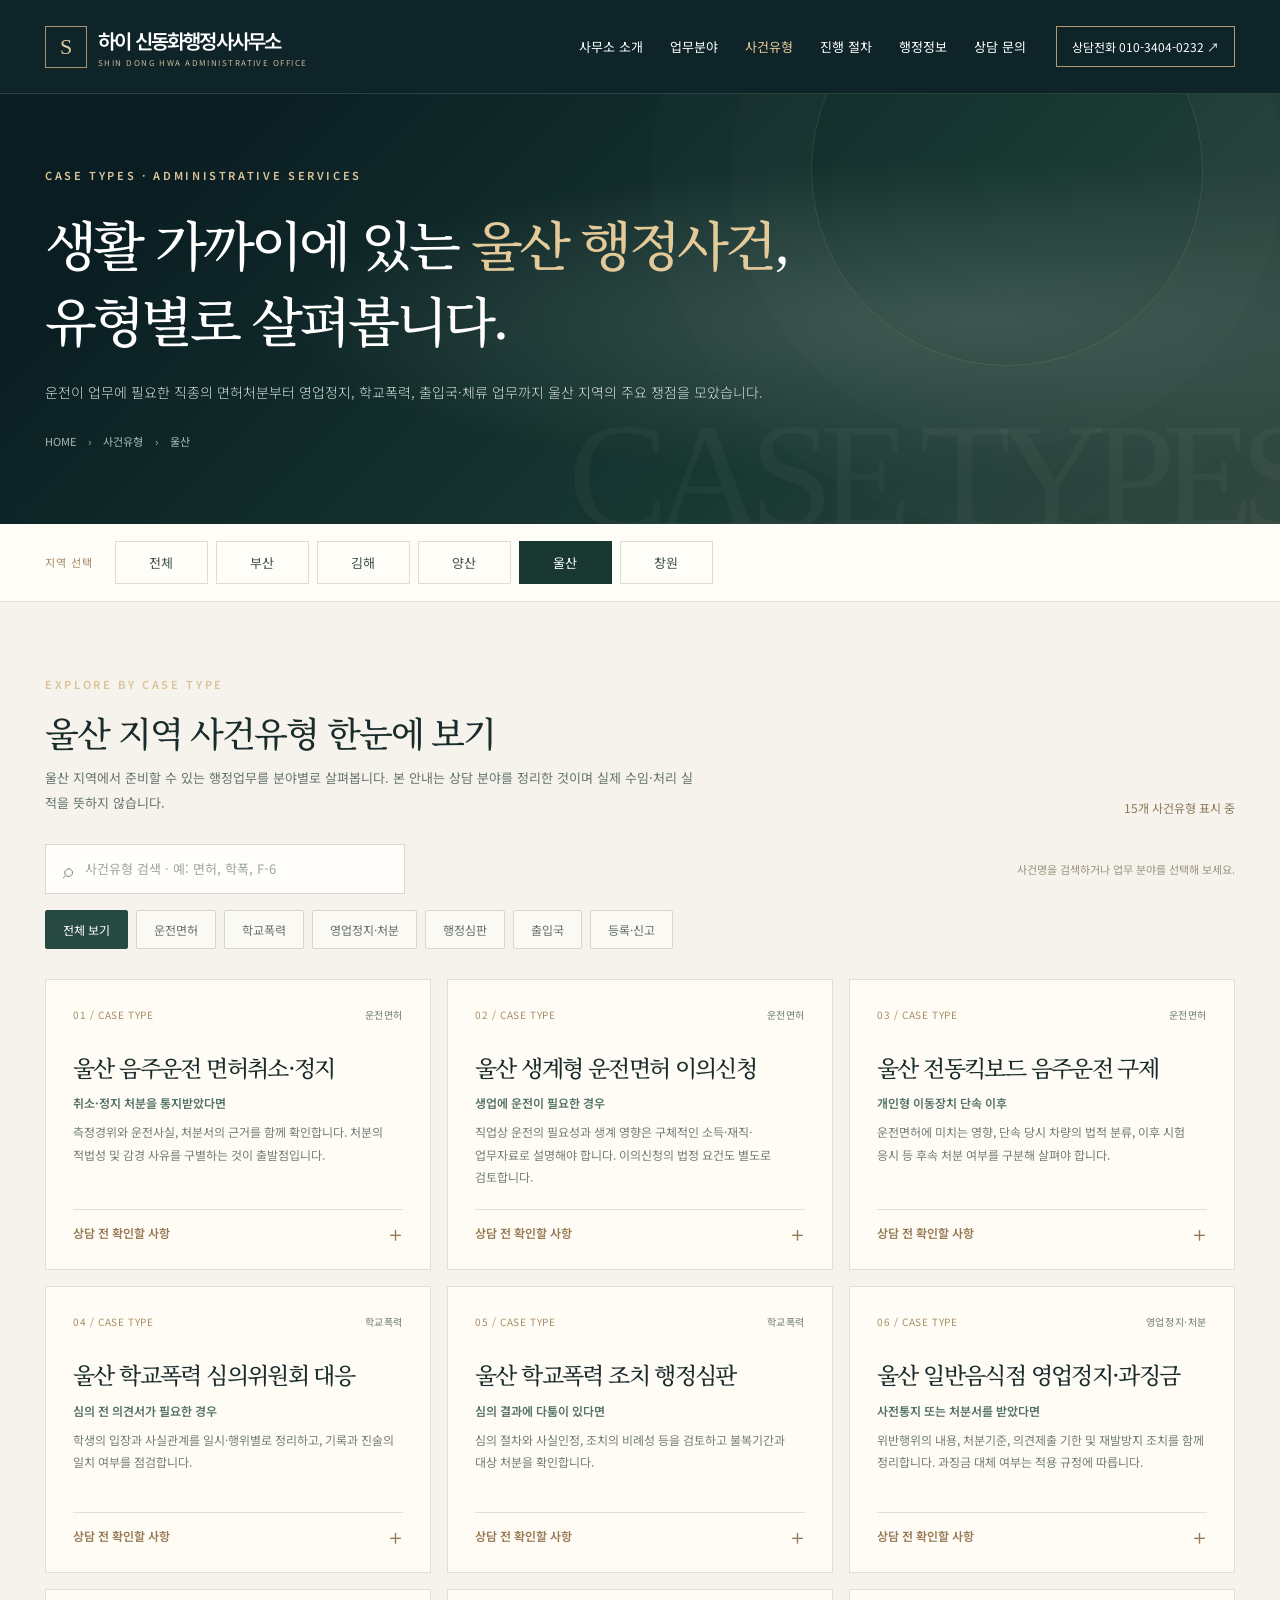
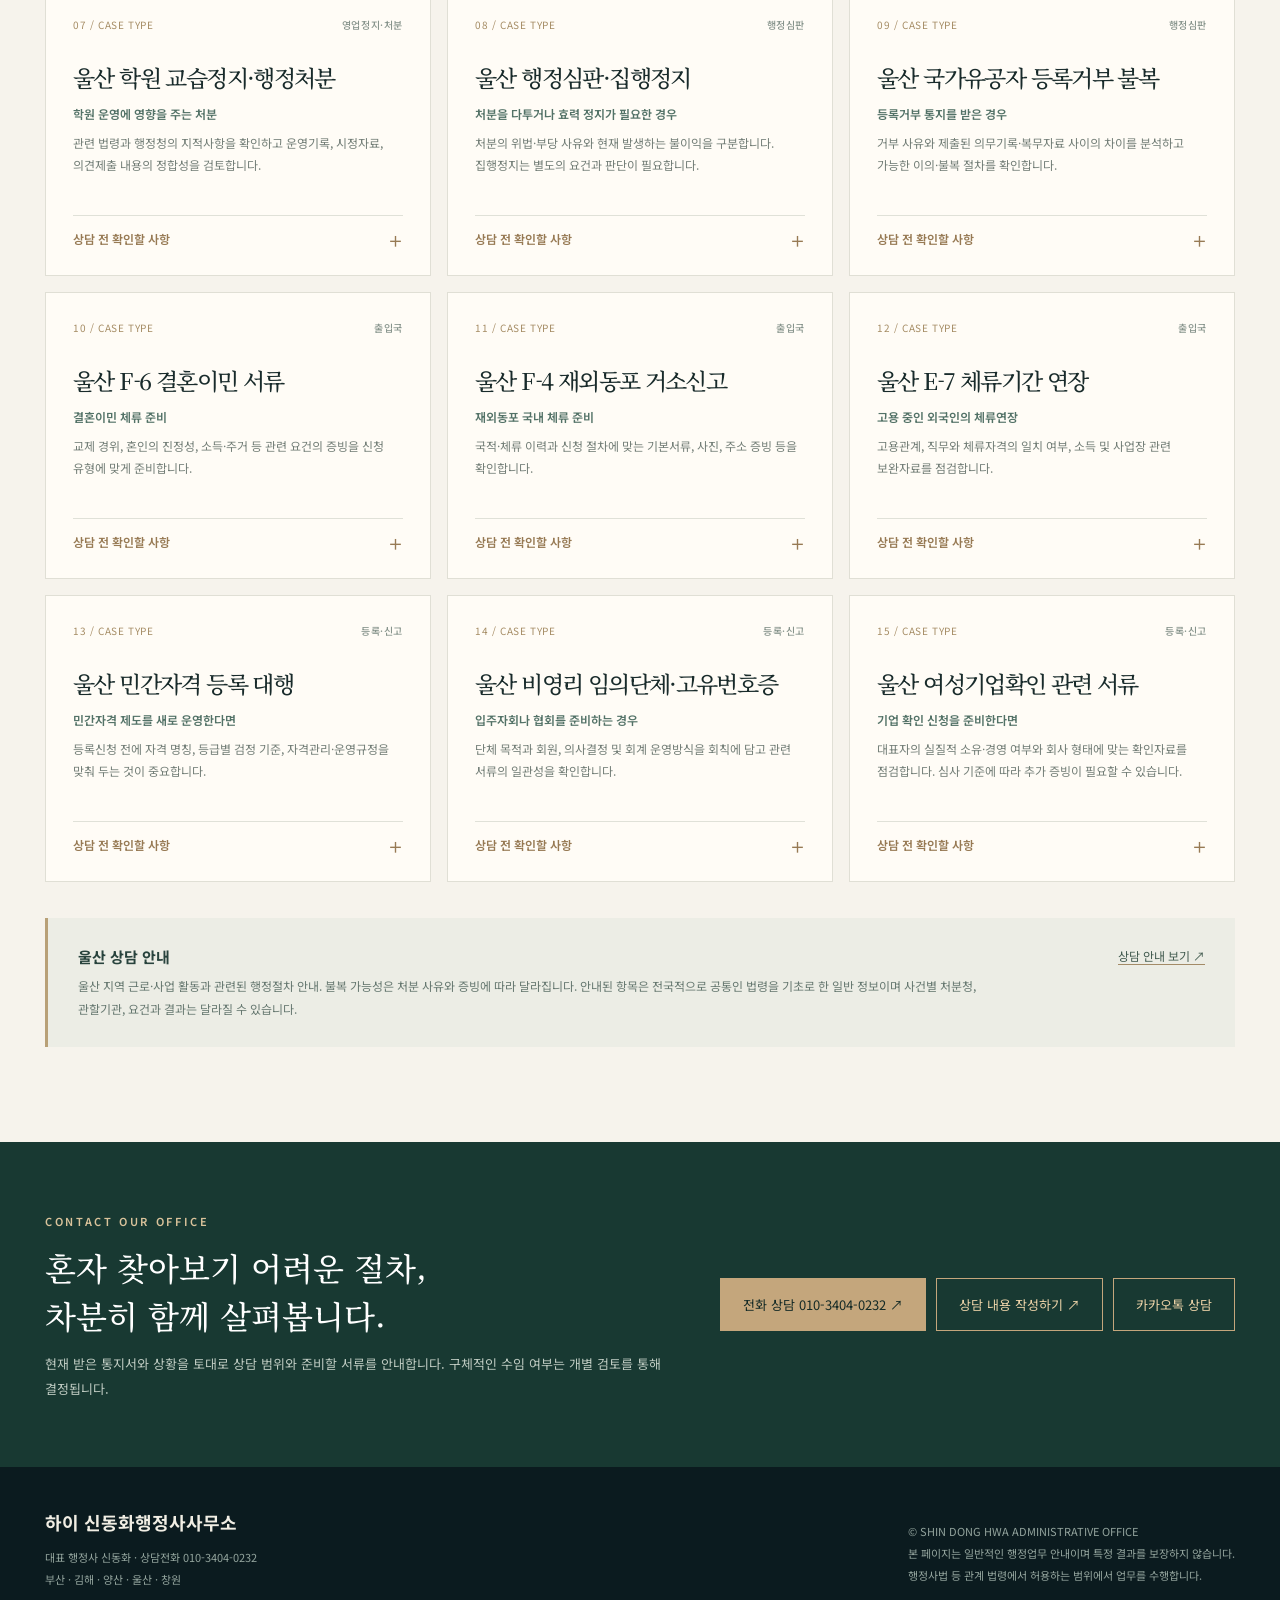
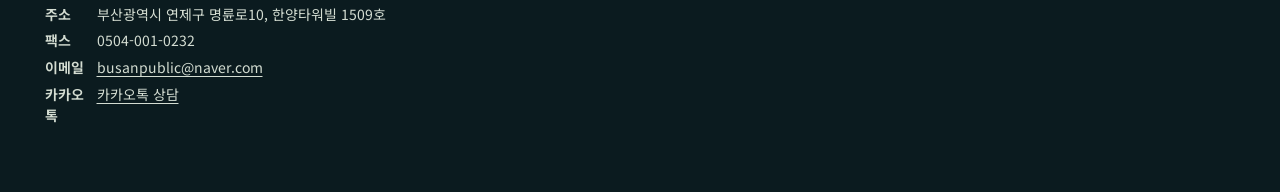
<file: cases-ulsan.html>
<!doctype html><html lang="ko"><head>
<script src="/google-analytics.js" defer></script>
<meta charset="utf-8"><meta name="viewport" content="width=device-width,initial-scale=1"><meta name="theme-color" content="#0b1c20"><title>울산 사건유형 | 하이 신동화행정사사무소</title><meta name="description" content="울산 지역 운전면허 구제, 학교폭력, 영업정지, 행정심판, 출입국, 민간자격 등록 사건유형별 안내. 하이 신동화행정사사무소."><link rel="stylesheet" href="cases.css"></head><body><a class="sr" href="#casesMain">본문 바로가기</a><header class="site-header"><div class="container head-inner"><a class="brand" href="index.html" aria-label="하이 신동화행정사사무소 메인"><span class="brand-mark">S</span><span><span class="brand-name">하이 신동화행정사사무소</span><span class="brand-sub">SHIN DONG HWA ADMINISTRATIVE OFFICE</span></span></a><nav class="header-links" aria-label="주 메뉴"><a href="index.html#about">사무소 소개</a><a href="index.html#services">업무분야</a><a href="cases.html" class="active" aria-current="page">사건유형</a><a href="index.html#process">진행 절차</a><a href="index.html#journal">행정정보</a><a href="contact.html?region=ulsan">상담 문의</a></nav><a class="tel-link" href="tel:01034040232">상담전화 010-3404-0232 ↗</a><button id="mobileToggle" class="hamburger" type="button" aria-controls="mobileMenu" aria-expanded="false" aria-label="모바일 메뉴">☰</button></div><nav class="mobile-panel" id="mobileMenu" aria-label="모바일 메뉴"><a href="index.html">홈으로</a><a href="index.html#services">업무분야</a><a href="cases.html">전체 사건유형</a><small>지역별 사건유형</small><div class="region-inline"><a href="cases-busan.html">부산</a><a href="cases-gimhae.html">김해</a><a href="cases-yangsan.html">양산</a><a href="cases-ulsan.html">울산</a><a href="cases-changwon.html">창원</a></div><a href="contact.html?region=ulsan">상담 문의</a></nav></header>
 <main id="casesMain"><section class="case-hero"><div class="container hero-inner"><span class="eyebrow">CASE TYPES · ADMINISTRATIVE SERVICES</span><h1>생활 가까이에 있는 <em>울산 행정사건</em>,<br>유형별로 살펴봅니다.</h1><p>운전이 업무에 필요한 직종의 면허처분부터 영업정지, 학교폭력, 출입국·체류 업무까지 울산 지역의 주요 쟁점을 모았습니다.</p><nav class="crumb" aria-label="현재 위치"><a href="index.html">HOME</a><span>›</span><a href="cases.html">사건유형</a><span>›</span><span>울산</span></nav></div></section>
 <nav class="region-bar" aria-label="지역별 사건유형"><div class="container region-bar-inner"><span class="region-bar-label">지역 선택</span><a class="region-tab " href="cases.html" >전체</a><a class="region-tab " href="cases-busan.html" >부산</a><a class="region-tab " href="cases-gimhae.html" >김해</a><a class="region-tab " href="cases-yangsan.html" >양산</a><a class="region-tab active" href="cases-ulsan.html" aria-current="page">울산</a><a class="region-tab " href="cases-changwon.html" >창원</a></div></nav>
 <section class="case-content"><div class="container"><div class="case-content-header"><div><span class="eyebrow">EXPLORE BY CASE TYPE</span><h2>울산 지역 사건유형 한눈에 보기</h2><p>울산 지역에서 준비할 수 있는 행정업무를 분야별로 살펴봅니다. 본 안내는 상담 분야를 정리한 것이며 실제 수임·처리 실적을 뜻하지 않습니다.</p></div><span id="caseCount" class="result-count" role="status" aria-live="polite"></span></div><div class="search-row"><label class="search-box" for="caseSearch"><span aria-hidden="true">⌕</span><input id="caseSearch" type="search" placeholder="사건유형 검색 · 예: 면허, 학폭, F-6" autocomplete="off" aria-label="사건유형 검색"></label><span class="filter-note">사건명을 검색하거나 업무 분야를 선택해 보세요.</span></div><div class="filters" role="group" aria-label="사건유형 분야 선택"><button type="button" class="filter-btn active" data-filter="all" aria-pressed="true">전체 보기</button><button type="button" class="filter-btn " data-filter="license" aria-pressed="false">운전면허</button><button type="button" class="filter-btn " data-filter="school" aria-pressed="false">학교폭력</button><button type="button" class="filter-btn " data-filter="sanction" aria-pressed="false">영업정지·처분</button><button type="button" class="filter-btn " data-filter="appeal" aria-pressed="false">행정심판</button><button type="button" class="filter-btn " data-filter="visa" aria-pressed="false">출입국</button><button type="button" class="filter-btn " data-filter="registration" aria-pressed="false">등록·신고</button></div><div class="case-grid" id="caseGrid"><article class="case-card" data-category="license"><div class="case-card-top"><span>01 / CASE TYPE</span><b>운전면허</b></div><h3>울산 음주운전 면허취소·정지</h3><p class="subtitle">취소·정지 처분을 통지받았다면</p><p class="desc">측정경위와 운전사실, 처분서의 근거를 함께 확인합니다. 처분의 적법성 및 감경 사유를 구별하는 것이 출발점입니다.</p><details class="case-details"><summary>상담 전 확인할 사항</summary><ul><li>처분서와 수령일</li><li>측정수치·운전경위</li><li>과거 처분 및 운전 필요성</li></ul></details></article><article class="case-card" data-category="license"><div class="case-card-top"><span>02 / CASE TYPE</span><b>운전면허</b></div><h3>울산 생계형 운전면허 이의신청</h3><p class="subtitle">생업에 운전이 필요한 경우</p><p class="desc">직업상 운전의 필요성과 생계 영향은 구체적인 소득·재직·업무자료로 설명해야 합니다. 이의신청의 법정 요건도 별도로 검토합니다.</p><details class="case-details"><summary>상담 전 확인할 사항</summary><ul><li>직업과 운전의 관계</li><li>재직·소득 증빙</li><li>신청 대상과 기한</li></ul></details></article><article class="case-card" data-category="license"><div class="case-card-top"><span>03 / CASE TYPE</span><b>운전면허</b></div><h3>울산 전동킥보드 음주운전 구제</h3><p class="subtitle">개인형 이동장치 단속 이후</p><p class="desc">운전면허에 미치는 영향, 단속 당시 차량의 법적 분류, 이후 시험 응시 등 후속 처분 여부를 구분해 살펴야 합니다.</p><details class="case-details"><summary>상담 전 확인할 사항</summary><ul><li>단속 장소·장치 종류</li><li>처분 통지·수령일</li><li>관련 면허 보유 현황</li></ul></details></article><article class="case-card" data-category="school"><div class="case-card-top"><span>04 / CASE TYPE</span><b>학교폭력</b></div><h3>울산 학교폭력 심의위원회 대응</h3><p class="subtitle">심의 전 의견서가 필요한 경우</p><p class="desc">학생의 입장과 사실관계를 일시·행위별로 정리하고, 기록과 진술의 일치 여부를 점검합니다.</p><details class="case-details"><summary>상담 전 확인할 사항</summary><ul><li>신고 내용·통지문</li><li>학생·보호자 의견</li><li>메시지·사진 등 자료</li></ul></details></article><article class="case-card" data-category="school"><div class="case-card-top"><span>05 / CASE TYPE</span><b>학교폭력</b></div><h3>울산 학교폭력 조치 행정심판</h3><p class="subtitle">심의 결과에 다툼이 있다면</p><p class="desc">심의 절차와 사실인정, 조치의 비례성 등을 검토하고 불복기간과 대상 처분을 확인합니다.</p><details class="case-details"><summary>상담 전 확인할 사항</summary><ul><li>조치 결정 통지서</li><li>회의·심의 관련 자료</li><li>사실관계 반박자료</li></ul></details></article><article class="case-card" data-category="sanction"><div class="case-card-top"><span>06 / CASE TYPE</span><b>영업정지·처분</b></div><h3>울산 일반음식점 영업정지·과징금</h3><p class="subtitle">사전통지 또는 처분서를 받았다면</p><p class="desc">위반행위의 내용, 처분기준, 의견제출 기한 및 재발방지 조치를 함께 정리합니다. 과징금 대체 여부는 적용 규정에 따릅니다.</p><details class="case-details"><summary>상담 전 확인할 사항</summary><ul><li>사전통지서</li><li>현장 사진·영업기록</li><li>시정·재발방지 자료</li></ul></details></article><article class="case-card" data-category="sanction"><div class="case-card-top"><span>07 / CASE TYPE</span><b>영업정지·처분</b></div><h3>울산 학원 교습정지·행정처분</h3><p class="subtitle">학원 운영에 영향을 주는 처분</p><p class="desc">관련 법령과 행정청의 지적사항을 확인하고 운영기록, 시정자료, 의견제출 내용의 정합성을 검토합니다.</p><details class="case-details"><summary>상담 전 확인할 사항</summary><ul><li>처분 예정 통지서</li><li>교습비·운영 관련 기록</li><li>시정 결과 및 소명자료</li></ul></details></article><article class="case-card" data-category="appeal"><div class="case-card-top"><span>08 / CASE TYPE</span><b>행정심판</b></div><h3>울산 행정심판·집행정지</h3><p class="subtitle">처분을 다투거나 효력 정지가 필요한 경우</p><p class="desc">처분의 위법·부당 사유와 현재 발생하는 불이익을 구분합니다. 집행정지는 별도의 요건과 판단이 필요합니다.</p><details class="case-details"><summary>상담 전 확인할 사항</summary><ul><li>처분 원문·송달일</li><li>쟁점별 객관증거</li><li>긴급성·불이익 자료</li></ul></details></article><article class="case-card" data-category="appeal"><div class="case-card-top"><span>09 / CASE TYPE</span><b>행정심판</b></div><h3>울산 국가유공자 등록거부 불복</h3><p class="subtitle">등록거부 통지를 받은 경우</p><p class="desc">거부 사유와 제출된 의무기록·복무자료 사이의 차이를 분석하고 가능한 이의·불복 절차를 확인합니다.</p><details class="case-details"><summary>상담 전 확인할 사항</summary><ul><li>등록거부 결정서</li><li>복무·의무 관련 기록</li><li>기존 제출 자료 목록</li></ul></details></article><article class="case-card" data-category="visa"><div class="case-card-top"><span>10 / CASE TYPE</span><b>출입국</b></div><h3>울산 F-6 결혼이민 서류</h3><p class="subtitle">결혼이민 체류 준비</p><p class="desc">교제 경위, 혼인의 진정성, 소득·주거 등 관련 요건의 증빙을 신청 유형에 맞게 준비합니다.</p><details class="case-details"><summary>상담 전 확인할 사항</summary><ul><li>관계 증빙</li><li>혼인·가족관계 서류</li><li>신청 유형별 요건</li></ul></details></article><article class="case-card" data-category="visa"><div class="case-card-top"><span>11 / CASE TYPE</span><b>출입국</b></div><h3>울산 F-4 재외동포 거소신고</h3><p class="subtitle">재외동포 국내 체류 준비</p><p class="desc">국적·체류 이력과 신청 절차에 맞는 기본서류, 사진, 주소 증빙 등을 확인합니다.</p><details class="case-details"><summary>상담 전 확인할 사항</summary><ul><li>국적·여권 관련 서류</li><li>체류 이력</li><li>국내 체류지 자료</li></ul></details></article><article class="case-card" data-category="visa"><div class="case-card-top"><span>12 / CASE TYPE</span><b>출입국</b></div><h3>울산 E-7 체류기간 연장</h3><p class="subtitle">고용 중인 외국인의 체류연장</p><p class="desc">고용관계, 직무와 체류자격의 일치 여부, 소득 및 사업장 관련 보완자료를 점검합니다.</p><details class="case-details"><summary>상담 전 확인할 사항</summary><ul><li>고용계약·재직 증빙</li><li>사업장 관련 서류</li><li>체류기간 만료일</li></ul></details></article><article class="case-card" data-category="registration"><div class="case-card-top"><span>13 / CASE TYPE</span><b>등록·신고</b></div><h3>울산 민간자격 등록 대행</h3><p class="subtitle">민간자격 제도를 새로 운영한다면</p><p class="desc">등록신청 전에 자격 명칭, 등급별 검정 기준, 자격관리·운영규정을 맞춰 두는 것이 중요합니다.</p><details class="case-details"><summary>상담 전 확인할 사항</summary><ul><li>자격 명칭·분야</li><li>검정·운영규정</li><li>발급주체 확인</li></ul></details></article><article class="case-card" data-category="registration"><div class="case-card-top"><span>14 / CASE TYPE</span><b>등록·신고</b></div><h3>울산 비영리 임의단체·고유번호증</h3><p class="subtitle">입주자회나 협회를 준비하는 경우</p><p class="desc">단체 목적과 회원, 의사결정 및 회계 운영방식을 회칙에 담고 관련 서류의 일관성을 확인합니다.</p><details class="case-details"><summary>상담 전 확인할 사항</summary><ul><li>회칙·정관</li><li>대표자 선임 관련 자료</li><li>단체 활동 목적</li></ul></details></article><article class="case-card" data-category="registration"><div class="case-card-top"><span>15 / CASE TYPE</span><b>등록·신고</b></div><h3>울산 여성기업확인 관련 서류</h3><p class="subtitle">기업 확인 신청을 준비한다면</p><p class="desc">대표자의 실질적 소유·경영 여부와 회사 형태에 맞는 확인자료를 점검합니다. 심사 기준에 따라 추가 증빙이 필요할 수 있습니다.</p><details class="case-details"><summary>상담 전 확인할 사항</summary><ul><li>법인·사업자 현황</li><li>경영·소유 증빙</li><li>신청 요건별 자료</li></ul></details></article></div><p id="caseEmpty" class="empty-state" hidden>검색 조건에 맞는 사건유형이 없습니다. 다른 검색어 또는 전체 보기를 선택해 주세요.</p><div class="regional-note"><div><strong>울산 상담 안내</strong><p>울산 지역 근로·사업 활동과 관련된 행정절차 안내. 불복 가능성은 처분 사유와 증빙에 따라 달라집니다. 안내된 항목은 전국적으로 공통인 법령을 기초로 한 일반 정보이며 사건별 처분청, 관할기관, 요건과 결과는 달라질 수 있습니다.</p></div><a href="contact.html?region=ulsan">상담 안내 보기 ↗</a></div></div></section>
 <section class="help-cta"><div class="container cta-inner"><div><span class="eyebrow">CONTACT OUR OFFICE</span><h2>혼자 찾아보기 어려운 절차,<br>차분히 함께 살펴봅니다.</h2><p>현재 받은 통지서와 상황을 토대로 상담 범위와 준비할 서류를 안내합니다. 구체적인 수임 여부는 개별 검토를 통해 결정됩니다.</p></div><div class="cta-buttons"><a href="tel:01034040232">전화 상담 010-3404-0232 ↗</a><a href="contact.html?region=ulsan">상담 내용 작성하기 ↗</a><a class="kakao-link" href="https://pf.kakao.com/_Pejuj" target="_blank" rel="noopener noreferrer">카카오톡 상담</a></div></div></section></main><footer class="footer"><div class="container footer-row"><div><strong>하이 신동화행정사사무소</strong><p>대표 행정사 신동화 · <a href="tel:01034040232">상담전화 010-3404-0232</a><br>부산 · 김해 · 양산 · 울산 · 창원</p><dl class="office-details"><div><dt>주소</dt><dd>부산광역시 연제구 명륜로10, 한양타워빌 1509호</dd></div><div><dt>팩스</dt><dd>0504-001-0232</dd></div><div><dt>이메일</dt><dd><a href="mailto:busanpublic@naver.com">busanpublic@naver.com</a></dd></div><div><dt>카카오톡</dt><dd><a class="kakao-link" href="https://pf.kakao.com/_Pejuj" target="_blank" rel="noopener noreferrer">카카오톡 상담</a></dd></div></dl></div><p>© SHIN DONG HWA ADMINISTRATIVE OFFICE<br>본 페이지는 일반적인 행정업무 안내이며 특정 결과를 보장하지 않습니다.<br>행정사법 등 관계 법령에서 허용하는 범위에서 업무를 수행합니다.</p></div></footer><nav class="mobile-call office-mobile-actions" aria-label="빠른 상담"><a href="tel:01034040232" aria-label="전화 상담 010-3404-0232">전화 상담</a><a class="kakao-link" href="https://pf.kakao.com/_Pejuj" target="_blank" rel="noopener noreferrer">카카오톡 상담</a></nav><script src="cases.js" defer></script>
<script src="https://wcs.pstatic.net/wcslog.js"></script>
<script>
if (!wcs_add) var wcs_add = {};
wcs_add["wa"] = "86165f0302a1f0";
if (window.wcs) {
  wcs_do();
}
</script>
</body></html>
</file>
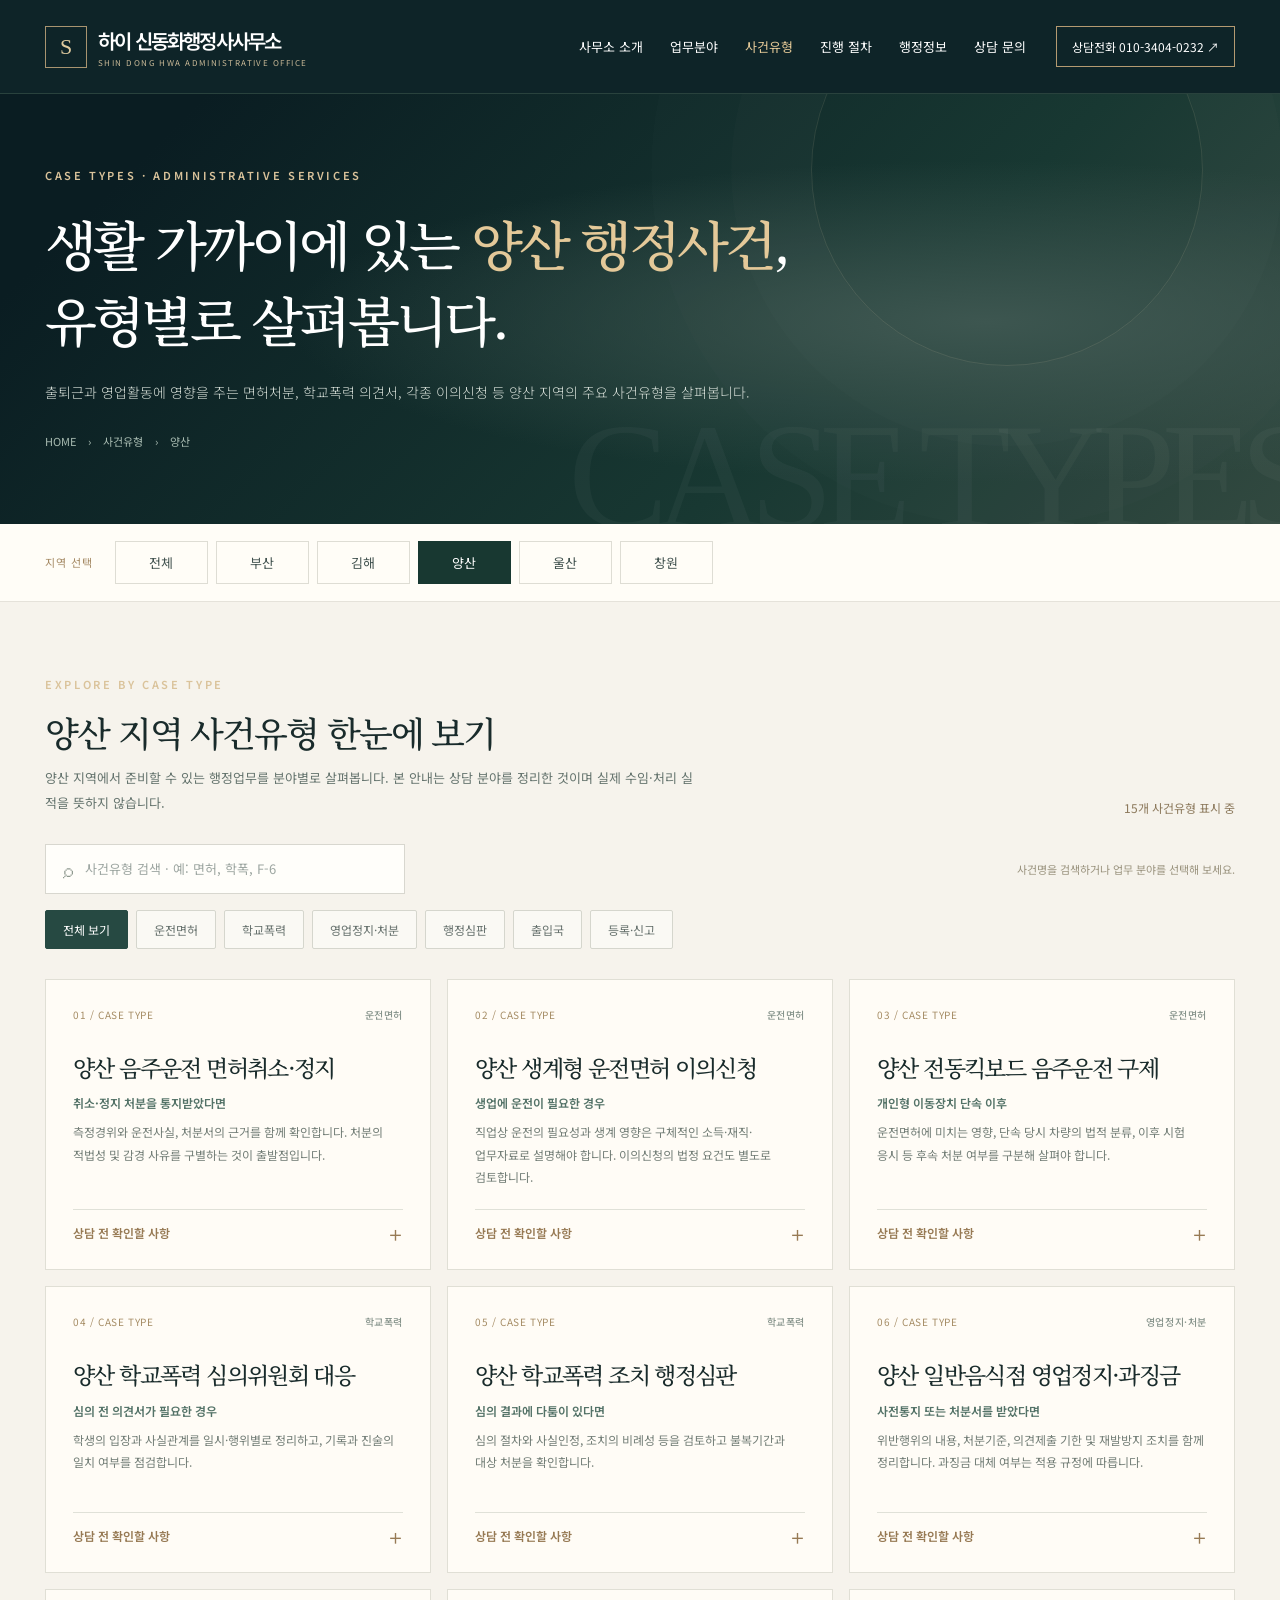
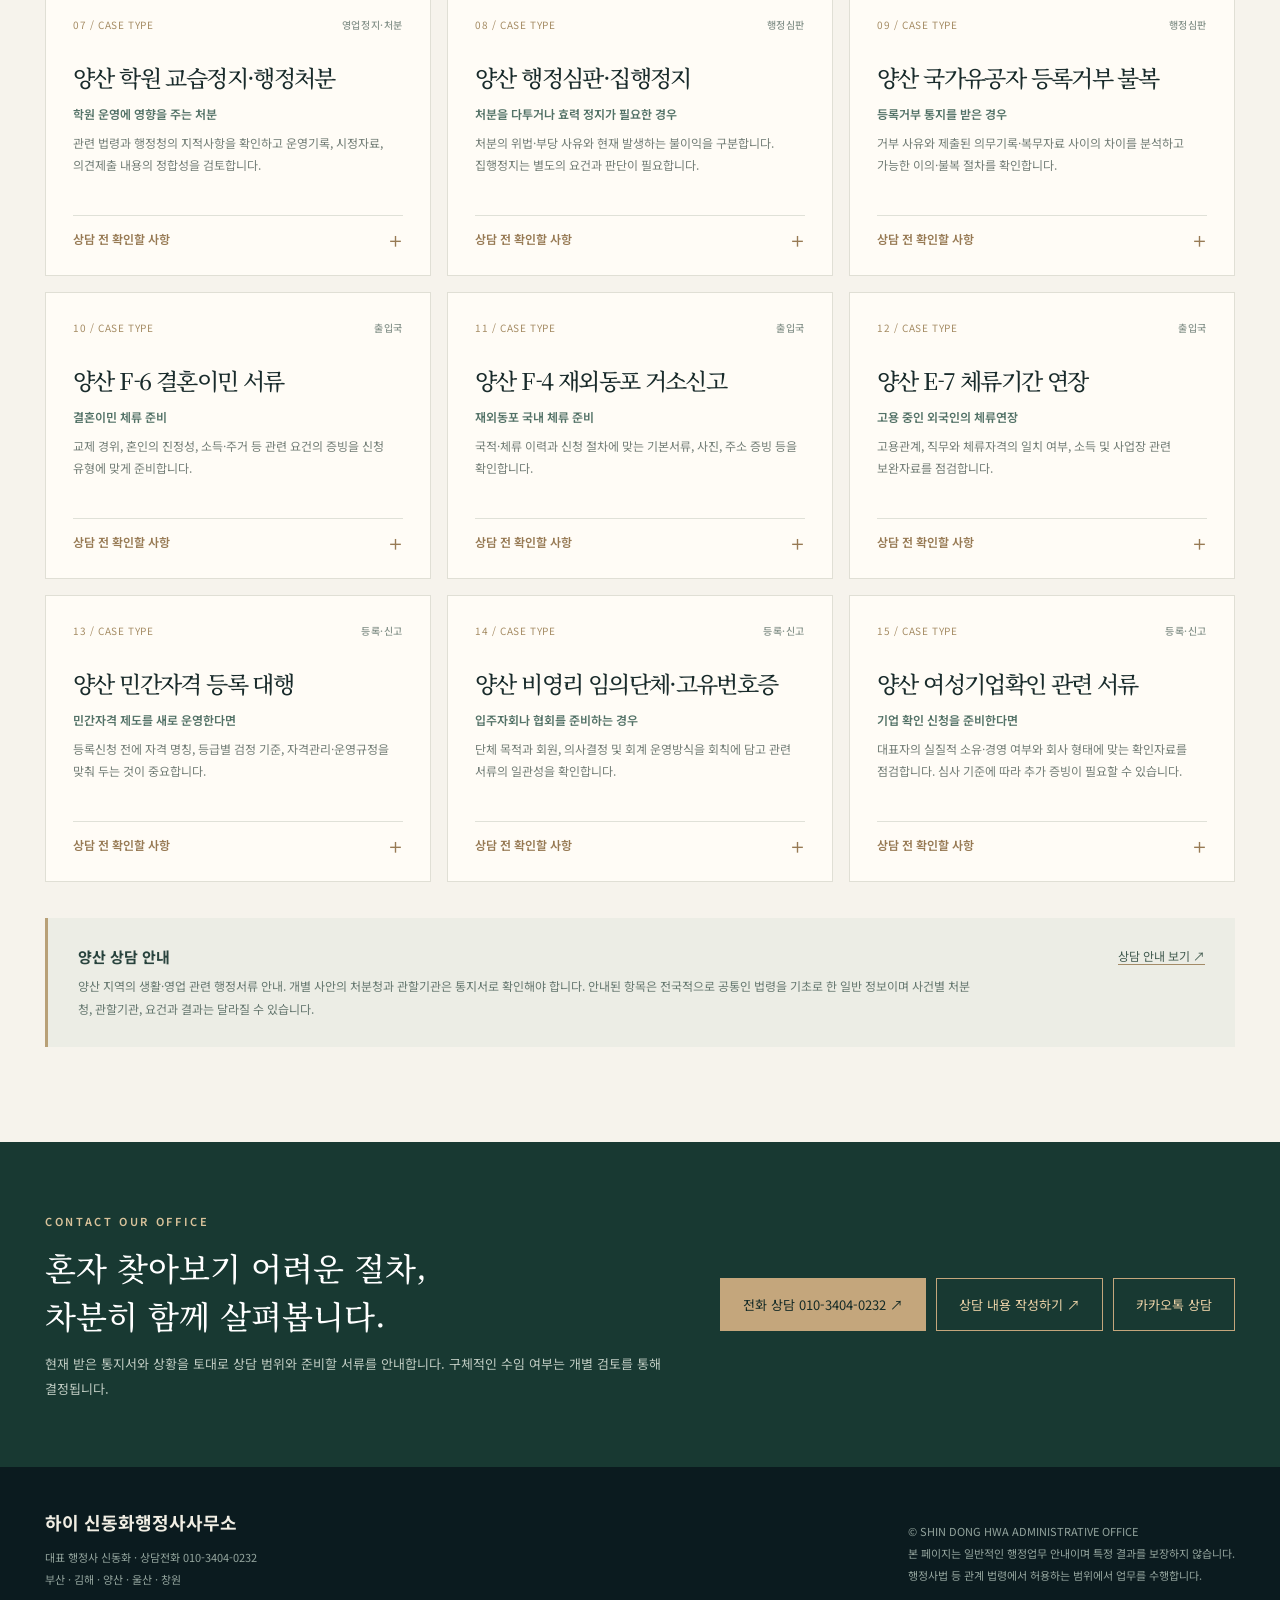
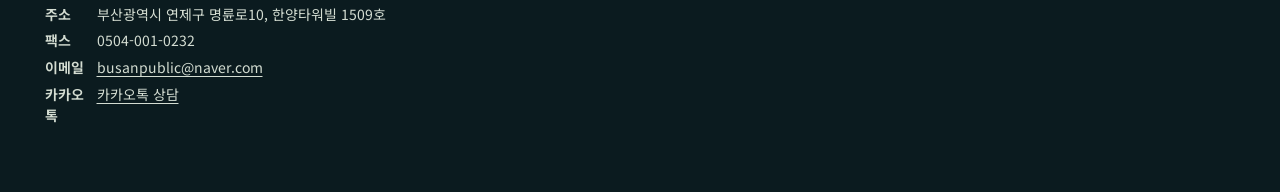
<file: cases-yangsan.html>
<!doctype html><html lang="ko"><head>
<script src="/google-analytics.js" defer></script>
<meta charset="utf-8"><meta name="viewport" content="width=device-width,initial-scale=1"><meta name="theme-color" content="#0b1c20"><title>양산 사건유형 | 하이 신동화행정사사무소</title><meta name="description" content="양산 지역 운전면허 구제, 학교폭력, 영업정지, 행정심판, 출입국, 민간자격 등록 사건유형별 안내. 하이 신동화행정사사무소."><link rel="stylesheet" href="cases.css"></head><body><a class="sr" href="#casesMain">본문 바로가기</a><header class="site-header"><div class="container head-inner"><a class="brand" href="index.html" aria-label="하이 신동화행정사사무소 메인"><span class="brand-mark">S</span><span><span class="brand-name">하이 신동화행정사사무소</span><span class="brand-sub">SHIN DONG HWA ADMINISTRATIVE OFFICE</span></span></a><nav class="header-links" aria-label="주 메뉴"><a href="index.html#about">사무소 소개</a><a href="index.html#services">업무분야</a><a href="cases.html" class="active" aria-current="page">사건유형</a><a href="index.html#process">진행 절차</a><a href="index.html#journal">행정정보</a><a href="contact.html?region=yangsan">상담 문의</a></nav><a class="tel-link" href="tel:01034040232">상담전화 010-3404-0232 ↗</a><button id="mobileToggle" class="hamburger" type="button" aria-controls="mobileMenu" aria-expanded="false" aria-label="모바일 메뉴">☰</button></div><nav class="mobile-panel" id="mobileMenu" aria-label="모바일 메뉴"><a href="index.html">홈으로</a><a href="index.html#services">업무분야</a><a href="cases.html">전체 사건유형</a><small>지역별 사건유형</small><div class="region-inline"><a href="cases-busan.html">부산</a><a href="cases-gimhae.html">김해</a><a href="cases-yangsan.html">양산</a><a href="cases-ulsan.html">울산</a><a href="cases-changwon.html">창원</a></div><a href="contact.html?region=yangsan">상담 문의</a></nav></header>
 <main id="casesMain"><section class="case-hero"><div class="container hero-inner"><span class="eyebrow">CASE TYPES · ADMINISTRATIVE SERVICES</span><h1>생활 가까이에 있는 <em>양산 행정사건</em>,<br>유형별로 살펴봅니다.</h1><p>출퇴근과 영업활동에 영향을 주는 면허처분, 학교폭력 의견서, 각종 이의신청 등 양산 지역의 주요 사건유형을 살펴봅니다.</p><nav class="crumb" aria-label="현재 위치"><a href="index.html">HOME</a><span>›</span><a href="cases.html">사건유형</a><span>›</span><span>양산</span></nav></div></section>
 <nav class="region-bar" aria-label="지역별 사건유형"><div class="container region-bar-inner"><span class="region-bar-label">지역 선택</span><a class="region-tab " href="cases.html" >전체</a><a class="region-tab " href="cases-busan.html" >부산</a><a class="region-tab " href="cases-gimhae.html" >김해</a><a class="region-tab active" href="cases-yangsan.html" aria-current="page">양산</a><a class="region-tab " href="cases-ulsan.html" >울산</a><a class="region-tab " href="cases-changwon.html" >창원</a></div></nav>
 <section class="case-content"><div class="container"><div class="case-content-header"><div><span class="eyebrow">EXPLORE BY CASE TYPE</span><h2>양산 지역 사건유형 한눈에 보기</h2><p>양산 지역에서 준비할 수 있는 행정업무를 분야별로 살펴봅니다. 본 안내는 상담 분야를 정리한 것이며 실제 수임·처리 실적을 뜻하지 않습니다.</p></div><span id="caseCount" class="result-count" role="status" aria-live="polite"></span></div><div class="search-row"><label class="search-box" for="caseSearch"><span aria-hidden="true">⌕</span><input id="caseSearch" type="search" placeholder="사건유형 검색 · 예: 면허, 학폭, F-6" autocomplete="off" aria-label="사건유형 검색"></label><span class="filter-note">사건명을 검색하거나 업무 분야를 선택해 보세요.</span></div><div class="filters" role="group" aria-label="사건유형 분야 선택"><button type="button" class="filter-btn active" data-filter="all" aria-pressed="true">전체 보기</button><button type="button" class="filter-btn " data-filter="license" aria-pressed="false">운전면허</button><button type="button" class="filter-btn " data-filter="school" aria-pressed="false">학교폭력</button><button type="button" class="filter-btn " data-filter="sanction" aria-pressed="false">영업정지·처분</button><button type="button" class="filter-btn " data-filter="appeal" aria-pressed="false">행정심판</button><button type="button" class="filter-btn " data-filter="visa" aria-pressed="false">출입국</button><button type="button" class="filter-btn " data-filter="registration" aria-pressed="false">등록·신고</button></div><div class="case-grid" id="caseGrid"><article class="case-card" data-category="license"><div class="case-card-top"><span>01 / CASE TYPE</span><b>운전면허</b></div><h3>양산 음주운전 면허취소·정지</h3><p class="subtitle">취소·정지 처분을 통지받았다면</p><p class="desc">측정경위와 운전사실, 처분서의 근거를 함께 확인합니다. 처분의 적법성 및 감경 사유를 구별하는 것이 출발점입니다.</p><details class="case-details"><summary>상담 전 확인할 사항</summary><ul><li>처분서와 수령일</li><li>측정수치·운전경위</li><li>과거 처분 및 운전 필요성</li></ul></details></article><article class="case-card" data-category="license"><div class="case-card-top"><span>02 / CASE TYPE</span><b>운전면허</b></div><h3>양산 생계형 운전면허 이의신청</h3><p class="subtitle">생업에 운전이 필요한 경우</p><p class="desc">직업상 운전의 필요성과 생계 영향은 구체적인 소득·재직·업무자료로 설명해야 합니다. 이의신청의 법정 요건도 별도로 검토합니다.</p><details class="case-details"><summary>상담 전 확인할 사항</summary><ul><li>직업과 운전의 관계</li><li>재직·소득 증빙</li><li>신청 대상과 기한</li></ul></details></article><article class="case-card" data-category="license"><div class="case-card-top"><span>03 / CASE TYPE</span><b>운전면허</b></div><h3>양산 전동킥보드 음주운전 구제</h3><p class="subtitle">개인형 이동장치 단속 이후</p><p class="desc">운전면허에 미치는 영향, 단속 당시 차량의 법적 분류, 이후 시험 응시 등 후속 처분 여부를 구분해 살펴야 합니다.</p><details class="case-details"><summary>상담 전 확인할 사항</summary><ul><li>단속 장소·장치 종류</li><li>처분 통지·수령일</li><li>관련 면허 보유 현황</li></ul></details></article><article class="case-card" data-category="school"><div class="case-card-top"><span>04 / CASE TYPE</span><b>학교폭력</b></div><h3>양산 학교폭력 심의위원회 대응</h3><p class="subtitle">심의 전 의견서가 필요한 경우</p><p class="desc">학생의 입장과 사실관계를 일시·행위별로 정리하고, 기록과 진술의 일치 여부를 점검합니다.</p><details class="case-details"><summary>상담 전 확인할 사항</summary><ul><li>신고 내용·통지문</li><li>학생·보호자 의견</li><li>메시지·사진 등 자료</li></ul></details></article><article class="case-card" data-category="school"><div class="case-card-top"><span>05 / CASE TYPE</span><b>학교폭력</b></div><h3>양산 학교폭력 조치 행정심판</h3><p class="subtitle">심의 결과에 다툼이 있다면</p><p class="desc">심의 절차와 사실인정, 조치의 비례성 등을 검토하고 불복기간과 대상 처분을 확인합니다.</p><details class="case-details"><summary>상담 전 확인할 사항</summary><ul><li>조치 결정 통지서</li><li>회의·심의 관련 자료</li><li>사실관계 반박자료</li></ul></details></article><article class="case-card" data-category="sanction"><div class="case-card-top"><span>06 / CASE TYPE</span><b>영업정지·처분</b></div><h3>양산 일반음식점 영업정지·과징금</h3><p class="subtitle">사전통지 또는 처분서를 받았다면</p><p class="desc">위반행위의 내용, 처분기준, 의견제출 기한 및 재발방지 조치를 함께 정리합니다. 과징금 대체 여부는 적용 규정에 따릅니다.</p><details class="case-details"><summary>상담 전 확인할 사항</summary><ul><li>사전통지서</li><li>현장 사진·영업기록</li><li>시정·재발방지 자료</li></ul></details></article><article class="case-card" data-category="sanction"><div class="case-card-top"><span>07 / CASE TYPE</span><b>영업정지·처분</b></div><h3>양산 학원 교습정지·행정처분</h3><p class="subtitle">학원 운영에 영향을 주는 처분</p><p class="desc">관련 법령과 행정청의 지적사항을 확인하고 운영기록, 시정자료, 의견제출 내용의 정합성을 검토합니다.</p><details class="case-details"><summary>상담 전 확인할 사항</summary><ul><li>처분 예정 통지서</li><li>교습비·운영 관련 기록</li><li>시정 결과 및 소명자료</li></ul></details></article><article class="case-card" data-category="appeal"><div class="case-card-top"><span>08 / CASE TYPE</span><b>행정심판</b></div><h3>양산 행정심판·집행정지</h3><p class="subtitle">처분을 다투거나 효력 정지가 필요한 경우</p><p class="desc">처분의 위법·부당 사유와 현재 발생하는 불이익을 구분합니다. 집행정지는 별도의 요건과 판단이 필요합니다.</p><details class="case-details"><summary>상담 전 확인할 사항</summary><ul><li>처분 원문·송달일</li><li>쟁점별 객관증거</li><li>긴급성·불이익 자료</li></ul></details></article><article class="case-card" data-category="appeal"><div class="case-card-top"><span>09 / CASE TYPE</span><b>행정심판</b></div><h3>양산 국가유공자 등록거부 불복</h3><p class="subtitle">등록거부 통지를 받은 경우</p><p class="desc">거부 사유와 제출된 의무기록·복무자료 사이의 차이를 분석하고 가능한 이의·불복 절차를 확인합니다.</p><details class="case-details"><summary>상담 전 확인할 사항</summary><ul><li>등록거부 결정서</li><li>복무·의무 관련 기록</li><li>기존 제출 자료 목록</li></ul></details></article><article class="case-card" data-category="visa"><div class="case-card-top"><span>10 / CASE TYPE</span><b>출입국</b></div><h3>양산 F-6 결혼이민 서류</h3><p class="subtitle">결혼이민 체류 준비</p><p class="desc">교제 경위, 혼인의 진정성, 소득·주거 등 관련 요건의 증빙을 신청 유형에 맞게 준비합니다.</p><details class="case-details"><summary>상담 전 확인할 사항</summary><ul><li>관계 증빙</li><li>혼인·가족관계 서류</li><li>신청 유형별 요건</li></ul></details></article><article class="case-card" data-category="visa"><div class="case-card-top"><span>11 / CASE TYPE</span><b>출입국</b></div><h3>양산 F-4 재외동포 거소신고</h3><p class="subtitle">재외동포 국내 체류 준비</p><p class="desc">국적·체류 이력과 신청 절차에 맞는 기본서류, 사진, 주소 증빙 등을 확인합니다.</p><details class="case-details"><summary>상담 전 확인할 사항</summary><ul><li>국적·여권 관련 서류</li><li>체류 이력</li><li>국내 체류지 자료</li></ul></details></article><article class="case-card" data-category="visa"><div class="case-card-top"><span>12 / CASE TYPE</span><b>출입국</b></div><h3>양산 E-7 체류기간 연장</h3><p class="subtitle">고용 중인 외국인의 체류연장</p><p class="desc">고용관계, 직무와 체류자격의 일치 여부, 소득 및 사업장 관련 보완자료를 점검합니다.</p><details class="case-details"><summary>상담 전 확인할 사항</summary><ul><li>고용계약·재직 증빙</li><li>사업장 관련 서류</li><li>체류기간 만료일</li></ul></details></article><article class="case-card" data-category="registration"><div class="case-card-top"><span>13 / CASE TYPE</span><b>등록·신고</b></div><h3>양산 민간자격 등록 대행</h3><p class="subtitle">민간자격 제도를 새로 운영한다면</p><p class="desc">등록신청 전에 자격 명칭, 등급별 검정 기준, 자격관리·운영규정을 맞춰 두는 것이 중요합니다.</p><details class="case-details"><summary>상담 전 확인할 사항</summary><ul><li>자격 명칭·분야</li><li>검정·운영규정</li><li>발급주체 확인</li></ul></details></article><article class="case-card" data-category="registration"><div class="case-card-top"><span>14 / CASE TYPE</span><b>등록·신고</b></div><h3>양산 비영리 임의단체·고유번호증</h3><p class="subtitle">입주자회나 협회를 준비하는 경우</p><p class="desc">단체 목적과 회원, 의사결정 및 회계 운영방식을 회칙에 담고 관련 서류의 일관성을 확인합니다.</p><details class="case-details"><summary>상담 전 확인할 사항</summary><ul><li>회칙·정관</li><li>대표자 선임 관련 자료</li><li>단체 활동 목적</li></ul></details></article><article class="case-card" data-category="registration"><div class="case-card-top"><span>15 / CASE TYPE</span><b>등록·신고</b></div><h3>양산 여성기업확인 관련 서류</h3><p class="subtitle">기업 확인 신청을 준비한다면</p><p class="desc">대표자의 실질적 소유·경영 여부와 회사 형태에 맞는 확인자료를 점검합니다. 심사 기준에 따라 추가 증빙이 필요할 수 있습니다.</p><details class="case-details"><summary>상담 전 확인할 사항</summary><ul><li>법인·사업자 현황</li><li>경영·소유 증빙</li><li>신청 요건별 자료</li></ul></details></article></div><p id="caseEmpty" class="empty-state" hidden>검색 조건에 맞는 사건유형이 없습니다. 다른 검색어 또는 전체 보기를 선택해 주세요.</p><div class="regional-note"><div><strong>양산 상담 안내</strong><p>양산 지역의 생활·영업 관련 행정서류 안내. 개별 사안의 처분청과 관할기관은 통지서로 확인해야 합니다. 안내된 항목은 전국적으로 공통인 법령을 기초로 한 일반 정보이며 사건별 처분청, 관할기관, 요건과 결과는 달라질 수 있습니다.</p></div><a href="contact.html?region=yangsan">상담 안내 보기 ↗</a></div></div></section>
 <section class="help-cta"><div class="container cta-inner"><div><span class="eyebrow">CONTACT OUR OFFICE</span><h2>혼자 찾아보기 어려운 절차,<br>차분히 함께 살펴봅니다.</h2><p>현재 받은 통지서와 상황을 토대로 상담 범위와 준비할 서류를 안내합니다. 구체적인 수임 여부는 개별 검토를 통해 결정됩니다.</p></div><div class="cta-buttons"><a href="tel:01034040232">전화 상담 010-3404-0232 ↗</a><a href="contact.html?region=yangsan">상담 내용 작성하기 ↗</a><a class="kakao-link" href="https://pf.kakao.com/_Pejuj" target="_blank" rel="noopener noreferrer">카카오톡 상담</a></div></div></section></main><footer class="footer"><div class="container footer-row"><div><strong>하이 신동화행정사사무소</strong><p>대표 행정사 신동화 · <a href="tel:01034040232">상담전화 010-3404-0232</a><br>부산 · 김해 · 양산 · 울산 · 창원</p><dl class="office-details"><div><dt>주소</dt><dd>부산광역시 연제구 명륜로10, 한양타워빌 1509호</dd></div><div><dt>팩스</dt><dd>0504-001-0232</dd></div><div><dt>이메일</dt><dd><a href="mailto:busanpublic@naver.com">busanpublic@naver.com</a></dd></div><div><dt>카카오톡</dt><dd><a class="kakao-link" href="https://pf.kakao.com/_Pejuj" target="_blank" rel="noopener noreferrer">카카오톡 상담</a></dd></div></dl></div><p>© SHIN DONG HWA ADMINISTRATIVE OFFICE<br>본 페이지는 일반적인 행정업무 안내이며 특정 결과를 보장하지 않습니다.<br>행정사법 등 관계 법령에서 허용하는 범위에서 업무를 수행합니다.</p></div></footer><nav class="mobile-call office-mobile-actions" aria-label="빠른 상담"><a href="tel:01034040232" aria-label="전화 상담 010-3404-0232">전화 상담</a><a class="kakao-link" href="https://pf.kakao.com/_Pejuj" target="_blank" rel="noopener noreferrer">카카오톡 상담</a></nav><script src="cases.js" defer></script>
<script src="https://wcs.pstatic.net/wcslog.js"></script>
<script>
if (!wcs_add) var wcs_add = {};
wcs_add["wa"] = "86165f0302a1f0";
if (window.wcs) {
  wcs_do();
}
</script>
</body></html>
</file>
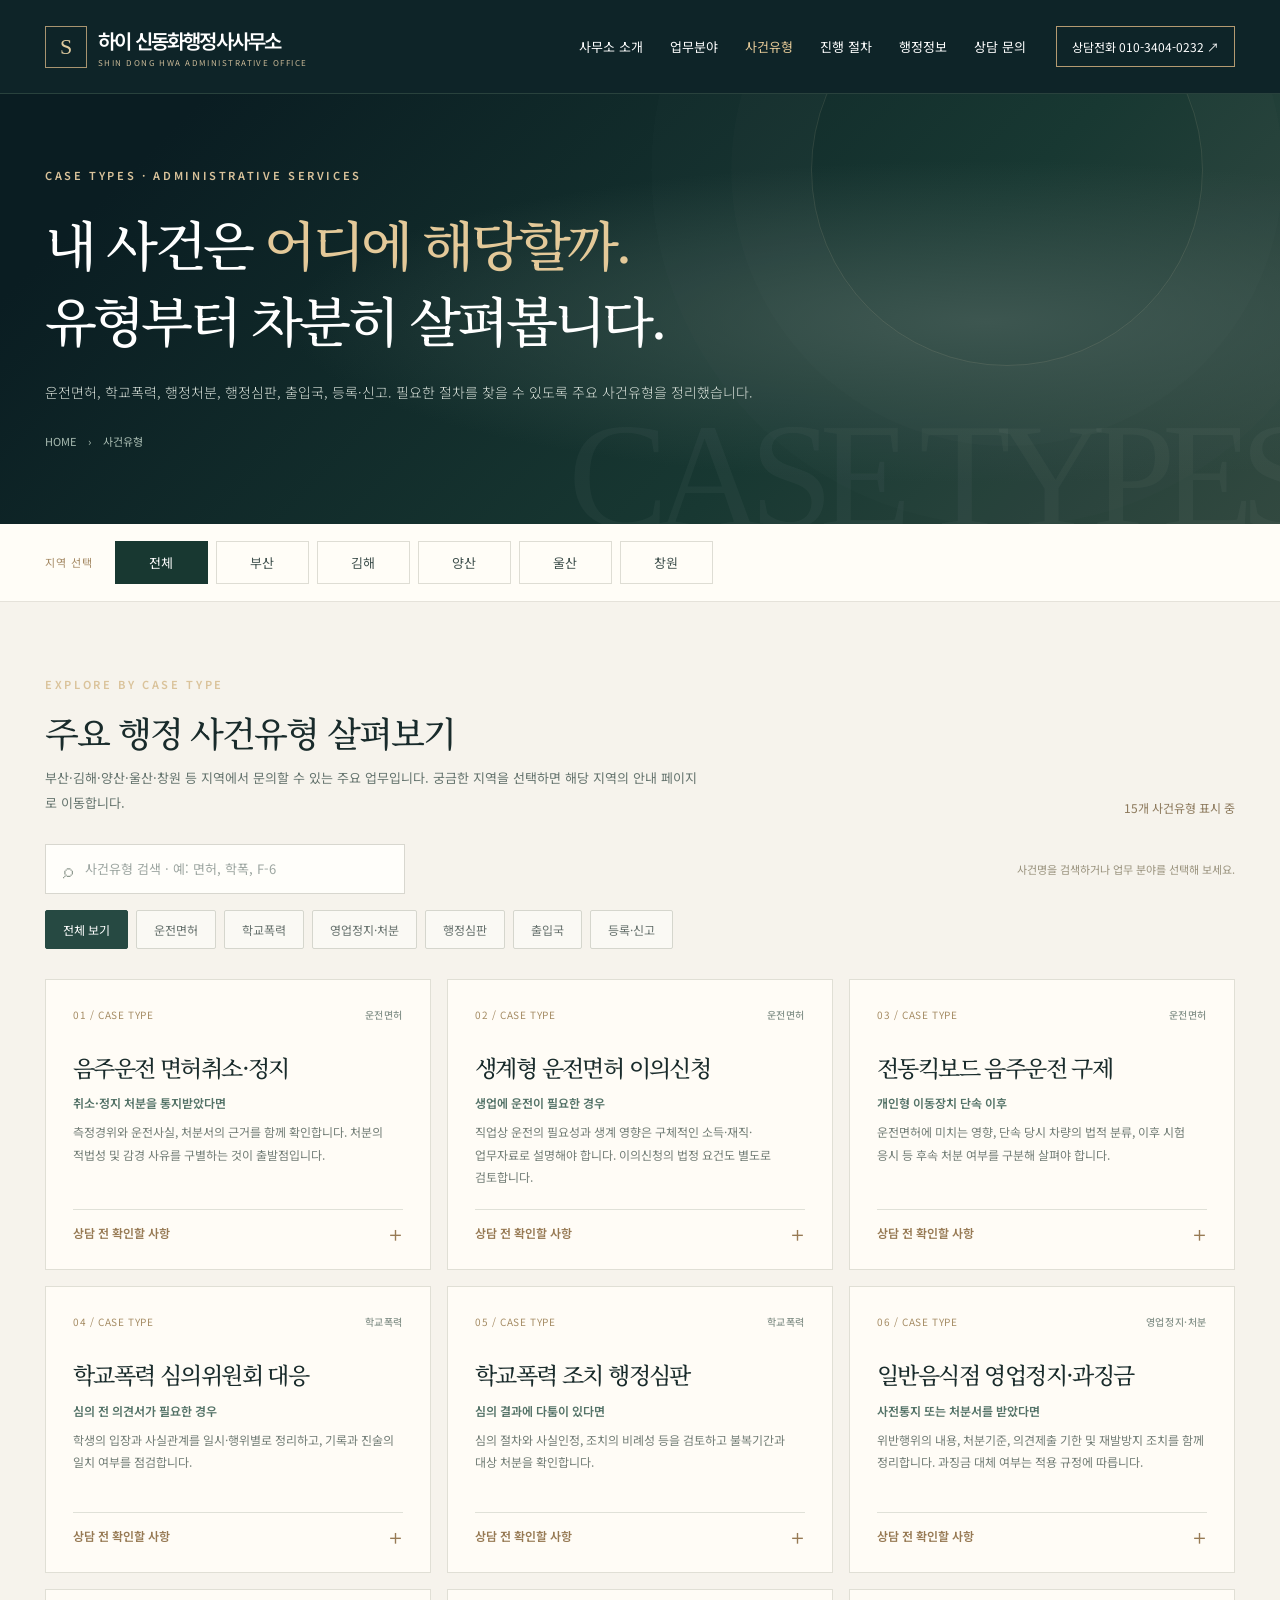
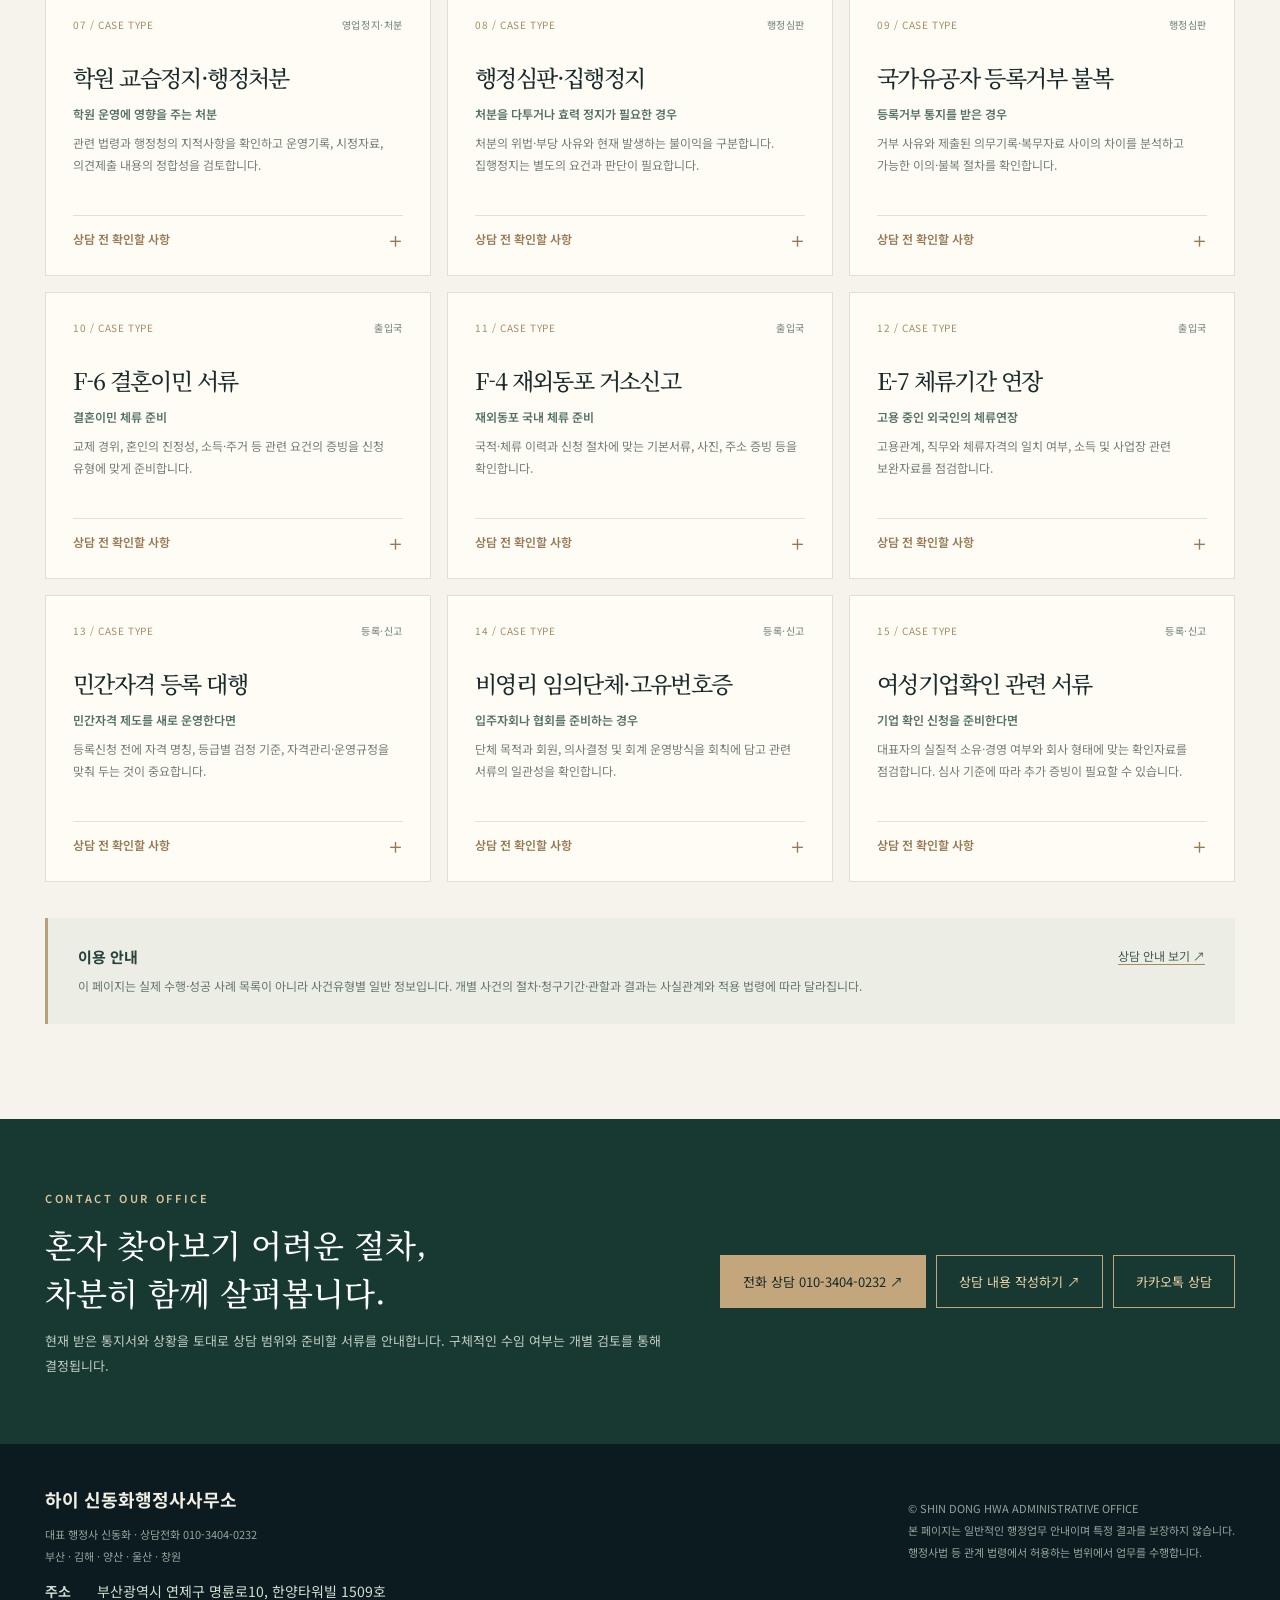
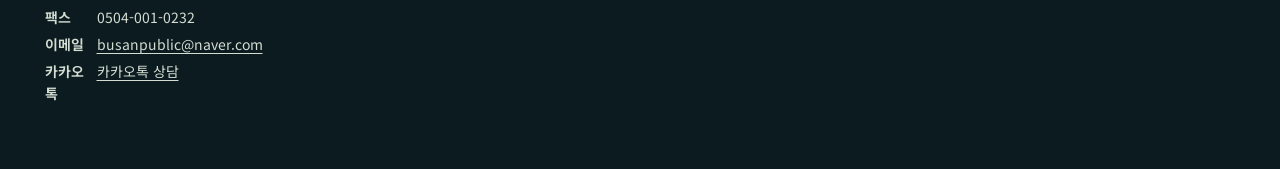
<file: cases.html>
<!doctype html><html lang="ko"><head>
<script src="/google-analytics.js" defer></script>
<meta charset="utf-8"><meta name="viewport" content="width=device-width,initial-scale=1"><meta name="theme-color" content="#0b1c20"><title>사건유형·지역별 안내 | 하이 신동화행정사사무소</title><meta name="description" content="부산 김해 양산 울산 창원 운전면허 구제, 학교폭력, 영업정지, 행정심판, 출입국, 민간자격 등록 사건유형별 안내. 하이 신동화행정사사무소."><link rel="stylesheet" href="cases.css"></head><body><a class="sr" href="#casesMain">본문 바로가기</a><header class="site-header"><div class="container head-inner"><a class="brand" href="index.html" aria-label="하이 신동화행정사사무소 메인"><span class="brand-mark">S</span><span><span class="brand-name">하이 신동화행정사사무소</span><span class="brand-sub">SHIN DONG HWA ADMINISTRATIVE OFFICE</span></span></a><nav class="header-links" aria-label="주 메뉴"><a href="index.html#about">사무소 소개</a><a href="index.html#services">업무분야</a><a href="cases.html" class="active" aria-current="page">사건유형</a><a href="index.html#process">진행 절차</a><a href="index.html#journal">행정정보</a><a href="contact.html">상담 문의</a></nav><a class="tel-link" href="tel:01034040232">상담전화 010-3404-0232 ↗</a><button id="mobileToggle" class="hamburger" type="button" aria-controls="mobileMenu" aria-expanded="false" aria-label="모바일 메뉴">☰</button></div><nav class="mobile-panel" id="mobileMenu" aria-label="모바일 메뉴"><a href="index.html">홈으로</a><a href="index.html#services">업무분야</a><a href="cases.html">전체 사건유형</a><small>지역별 사건유형</small><div class="region-inline"><a href="cases-busan.html">부산</a><a href="cases-gimhae.html">김해</a><a href="cases-yangsan.html">양산</a><a href="cases-ulsan.html">울산</a><a href="cases-changwon.html">창원</a></div><a href="contact.html">상담 문의</a></nav></header>
 <main id="casesMain"><section class="case-hero"><div class="container hero-inner"><span class="eyebrow">CASE TYPES · ADMINISTRATIVE SERVICES</span><h1>내 사건은 <em>어디에 해당할까.</em><br>유형부터 차분히 살펴봅니다.</h1><p>운전면허, 학교폭력, 행정처분, 행정심판, 출입국, 등록·신고. 필요한 절차를 찾을 수 있도록 주요 사건유형을 정리했습니다.</p><nav class="crumb" aria-label="현재 위치"><a href="index.html">HOME</a><span>›</span><a href="cases.html">사건유형</a></nav></div></section>
 <nav class="region-bar" aria-label="지역별 사건유형"><div class="container region-bar-inner"><span class="region-bar-label">지역 선택</span><a class="region-tab active" href="cases.html" aria-current="page">전체</a><a class="region-tab " href="cases-busan.html" >부산</a><a class="region-tab " href="cases-gimhae.html" >김해</a><a class="region-tab " href="cases-yangsan.html" >양산</a><a class="region-tab " href="cases-ulsan.html" >울산</a><a class="region-tab " href="cases-changwon.html" >창원</a></div></nav>
 <section class="case-content"><div class="container"><div class="case-content-header"><div><span class="eyebrow">EXPLORE BY CASE TYPE</span><h2>주요 행정 사건유형 살펴보기</h2><p>부산·김해·양산·울산·창원 등 지역에서 문의할 수 있는 주요 업무입니다. 궁금한 지역을 선택하면 해당 지역의 안내 페이지로 이동합니다.</p></div><span id="caseCount" class="result-count" role="status" aria-live="polite"></span></div><div class="search-row"><label class="search-box" for="caseSearch"><span aria-hidden="true">⌕</span><input id="caseSearch" type="search" placeholder="사건유형 검색 · 예: 면허, 학폭, F-6" autocomplete="off" aria-label="사건유형 검색"></label><span class="filter-note">사건명을 검색하거나 업무 분야를 선택해 보세요.</span></div><div class="filters" role="group" aria-label="사건유형 분야 선택"><button type="button" class="filter-btn active" data-filter="all" aria-pressed="true">전체 보기</button><button type="button" class="filter-btn " data-filter="license" aria-pressed="false">운전면허</button><button type="button" class="filter-btn " data-filter="school" aria-pressed="false">학교폭력</button><button type="button" class="filter-btn " data-filter="sanction" aria-pressed="false">영업정지·처분</button><button type="button" class="filter-btn " data-filter="appeal" aria-pressed="false">행정심판</button><button type="button" class="filter-btn " data-filter="visa" aria-pressed="false">출입국</button><button type="button" class="filter-btn " data-filter="registration" aria-pressed="false">등록·신고</button></div><div class="case-grid" id="caseGrid"><article class="case-card" data-category="license"><div class="case-card-top"><span>01 / CASE TYPE</span><b>운전면허</b></div><h3>음주운전 면허취소·정지</h3><p class="subtitle">취소·정지 처분을 통지받았다면</p><p class="desc">측정경위와 운전사실, 처분서의 근거를 함께 확인합니다. 처분의 적법성 및 감경 사유를 구별하는 것이 출발점입니다.</p><details class="case-details"><summary>상담 전 확인할 사항</summary><ul><li>처분서와 수령일</li><li>측정수치·운전경위</li><li>과거 처분 및 운전 필요성</li></ul></details></article><article class="case-card" data-category="license"><div class="case-card-top"><span>02 / CASE TYPE</span><b>운전면허</b></div><h3>생계형 운전면허 이의신청</h3><p class="subtitle">생업에 운전이 필요한 경우</p><p class="desc">직업상 운전의 필요성과 생계 영향은 구체적인 소득·재직·업무자료로 설명해야 합니다. 이의신청의 법정 요건도 별도로 검토합니다.</p><details class="case-details"><summary>상담 전 확인할 사항</summary><ul><li>직업과 운전의 관계</li><li>재직·소득 증빙</li><li>신청 대상과 기한</li></ul></details></article><article class="case-card" data-category="license"><div class="case-card-top"><span>03 / CASE TYPE</span><b>운전면허</b></div><h3>전동킥보드 음주운전 구제</h3><p class="subtitle">개인형 이동장치 단속 이후</p><p class="desc">운전면허에 미치는 영향, 단속 당시 차량의 법적 분류, 이후 시험 응시 등 후속 처분 여부를 구분해 살펴야 합니다.</p><details class="case-details"><summary>상담 전 확인할 사항</summary><ul><li>단속 장소·장치 종류</li><li>처분 통지·수령일</li><li>관련 면허 보유 현황</li></ul></details></article><article class="case-card" data-category="school"><div class="case-card-top"><span>04 / CASE TYPE</span><b>학교폭력</b></div><h3>학교폭력 심의위원회 대응</h3><p class="subtitle">심의 전 의견서가 필요한 경우</p><p class="desc">학생의 입장과 사실관계를 일시·행위별로 정리하고, 기록과 진술의 일치 여부를 점검합니다.</p><details class="case-details"><summary>상담 전 확인할 사항</summary><ul><li>신고 내용·통지문</li><li>학생·보호자 의견</li><li>메시지·사진 등 자료</li></ul></details></article><article class="case-card" data-category="school"><div class="case-card-top"><span>05 / CASE TYPE</span><b>학교폭력</b></div><h3>학교폭력 조치 행정심판</h3><p class="subtitle">심의 결과에 다툼이 있다면</p><p class="desc">심의 절차와 사실인정, 조치의 비례성 등을 검토하고 불복기간과 대상 처분을 확인합니다.</p><details class="case-details"><summary>상담 전 확인할 사항</summary><ul><li>조치 결정 통지서</li><li>회의·심의 관련 자료</li><li>사실관계 반박자료</li></ul></details></article><article class="case-card" data-category="sanction"><div class="case-card-top"><span>06 / CASE TYPE</span><b>영업정지·처분</b></div><h3>일반음식점 영업정지·과징금</h3><p class="subtitle">사전통지 또는 처분서를 받았다면</p><p class="desc">위반행위의 내용, 처분기준, 의견제출 기한 및 재발방지 조치를 함께 정리합니다. 과징금 대체 여부는 적용 규정에 따릅니다.</p><details class="case-details"><summary>상담 전 확인할 사항</summary><ul><li>사전통지서</li><li>현장 사진·영업기록</li><li>시정·재발방지 자료</li></ul></details></article><article class="case-card" data-category="sanction"><div class="case-card-top"><span>07 / CASE TYPE</span><b>영업정지·처분</b></div><h3>학원 교습정지·행정처분</h3><p class="subtitle">학원 운영에 영향을 주는 처분</p><p class="desc">관련 법령과 행정청의 지적사항을 확인하고 운영기록, 시정자료, 의견제출 내용의 정합성을 검토합니다.</p><details class="case-details"><summary>상담 전 확인할 사항</summary><ul><li>처분 예정 통지서</li><li>교습비·운영 관련 기록</li><li>시정 결과 및 소명자료</li></ul></details></article><article class="case-card" data-category="appeal"><div class="case-card-top"><span>08 / CASE TYPE</span><b>행정심판</b></div><h3>행정심판·집행정지</h3><p class="subtitle">처분을 다투거나 효력 정지가 필요한 경우</p><p class="desc">처분의 위법·부당 사유와 현재 발생하는 불이익을 구분합니다. 집행정지는 별도의 요건과 판단이 필요합니다.</p><details class="case-details"><summary>상담 전 확인할 사항</summary><ul><li>처분 원문·송달일</li><li>쟁점별 객관증거</li><li>긴급성·불이익 자료</li></ul></details></article><article class="case-card" data-category="appeal"><div class="case-card-top"><span>09 / CASE TYPE</span><b>행정심판</b></div><h3>국가유공자 등록거부 불복</h3><p class="subtitle">등록거부 통지를 받은 경우</p><p class="desc">거부 사유와 제출된 의무기록·복무자료 사이의 차이를 분석하고 가능한 이의·불복 절차를 확인합니다.</p><details class="case-details"><summary>상담 전 확인할 사항</summary><ul><li>등록거부 결정서</li><li>복무·의무 관련 기록</li><li>기존 제출 자료 목록</li></ul></details></article><article class="case-card" data-category="visa"><div class="case-card-top"><span>10 / CASE TYPE</span><b>출입국</b></div><h3>F-6 결혼이민 서류</h3><p class="subtitle">결혼이민 체류 준비</p><p class="desc">교제 경위, 혼인의 진정성, 소득·주거 등 관련 요건의 증빙을 신청 유형에 맞게 준비합니다.</p><details class="case-details"><summary>상담 전 확인할 사항</summary><ul><li>관계 증빙</li><li>혼인·가족관계 서류</li><li>신청 유형별 요건</li></ul></details></article><article class="case-card" data-category="visa"><div class="case-card-top"><span>11 / CASE TYPE</span><b>출입국</b></div><h3>F-4 재외동포 거소신고</h3><p class="subtitle">재외동포 국내 체류 준비</p><p class="desc">국적·체류 이력과 신청 절차에 맞는 기본서류, 사진, 주소 증빙 등을 확인합니다.</p><details class="case-details"><summary>상담 전 확인할 사항</summary><ul><li>국적·여권 관련 서류</li><li>체류 이력</li><li>국내 체류지 자료</li></ul></details></article><article class="case-card" data-category="visa"><div class="case-card-top"><span>12 / CASE TYPE</span><b>출입국</b></div><h3>E-7 체류기간 연장</h3><p class="subtitle">고용 중인 외국인의 체류연장</p><p class="desc">고용관계, 직무와 체류자격의 일치 여부, 소득 및 사업장 관련 보완자료를 점검합니다.</p><details class="case-details"><summary>상담 전 확인할 사항</summary><ul><li>고용계약·재직 증빙</li><li>사업장 관련 서류</li><li>체류기간 만료일</li></ul></details></article><article class="case-card" data-category="registration"><div class="case-card-top"><span>13 / CASE TYPE</span><b>등록·신고</b></div><h3>민간자격 등록 대행</h3><p class="subtitle">민간자격 제도를 새로 운영한다면</p><p class="desc">등록신청 전에 자격 명칭, 등급별 검정 기준, 자격관리·운영규정을 맞춰 두는 것이 중요합니다.</p><details class="case-details"><summary>상담 전 확인할 사항</summary><ul><li>자격 명칭·분야</li><li>검정·운영규정</li><li>발급주체 확인</li></ul></details></article><article class="case-card" data-category="registration"><div class="case-card-top"><span>14 / CASE TYPE</span><b>등록·신고</b></div><h3>비영리 임의단체·고유번호증</h3><p class="subtitle">입주자회나 협회를 준비하는 경우</p><p class="desc">단체 목적과 회원, 의사결정 및 회계 운영방식을 회칙에 담고 관련 서류의 일관성을 확인합니다.</p><details class="case-details"><summary>상담 전 확인할 사항</summary><ul><li>회칙·정관</li><li>대표자 선임 관련 자료</li><li>단체 활동 목적</li></ul></details></article><article class="case-card" data-category="registration"><div class="case-card-top"><span>15 / CASE TYPE</span><b>등록·신고</b></div><h3>여성기업확인 관련 서류</h3><p class="subtitle">기업 확인 신청을 준비한다면</p><p class="desc">대표자의 실질적 소유·경영 여부와 회사 형태에 맞는 확인자료를 점검합니다. 심사 기준에 따라 추가 증빙이 필요할 수 있습니다.</p><details class="case-details"><summary>상담 전 확인할 사항</summary><ul><li>법인·사업자 현황</li><li>경영·소유 증빙</li><li>신청 요건별 자료</li></ul></details></article></div><p id="caseEmpty" class="empty-state" hidden>검색 조건에 맞는 사건유형이 없습니다. 다른 검색어 또는 전체 보기를 선택해 주세요.</p><div class="regional-note"><div><strong>이용 안내</strong><p>이 페이지는 실제 수행·성공 사례 목록이 아니라 사건유형별 일반 정보입니다. 개별 사건의 절차·청구기간·관할과 결과는 사실관계와 적용 법령에 따라 달라집니다.</p></div><a href="contact.html">상담 안내 보기 ↗</a></div></div></section>
 <section class="help-cta"><div class="container cta-inner"><div><span class="eyebrow">CONTACT OUR OFFICE</span><h2>혼자 찾아보기 어려운 절차,<br>차분히 함께 살펴봅니다.</h2><p>현재 받은 통지서와 상황을 토대로 상담 범위와 준비할 서류를 안내합니다. 구체적인 수임 여부는 개별 검토를 통해 결정됩니다.</p></div><div class="cta-buttons"><a href="tel:01034040232">전화 상담 010-3404-0232 ↗</a><a href="contact.html">상담 내용 작성하기 ↗</a><a class="kakao-link" href="https://pf.kakao.com/_Pejuj" target="_blank" rel="noopener noreferrer">카카오톡 상담</a></div></div></section></main><footer class="footer"><div class="container footer-row"><div><strong>하이 신동화행정사사무소</strong><p>대표 행정사 신동화 · <a href="tel:01034040232">상담전화 010-3404-0232</a><br>부산 · 김해 · 양산 · 울산 · 창원</p><dl class="office-details"><div><dt>주소</dt><dd>부산광역시 연제구 명륜로10, 한양타워빌 1509호</dd></div><div><dt>팩스</dt><dd>0504-001-0232</dd></div><div><dt>이메일</dt><dd><a href="mailto:busanpublic@naver.com">busanpublic@naver.com</a></dd></div><div><dt>카카오톡</dt><dd><a class="kakao-link" href="https://pf.kakao.com/_Pejuj" target="_blank" rel="noopener noreferrer">카카오톡 상담</a></dd></div></dl></div><p>© SHIN DONG HWA ADMINISTRATIVE OFFICE<br>본 페이지는 일반적인 행정업무 안내이며 특정 결과를 보장하지 않습니다.<br>행정사법 등 관계 법령에서 허용하는 범위에서 업무를 수행합니다.</p></div></footer><nav class="mobile-call office-mobile-actions" aria-label="빠른 상담"><a href="tel:01034040232" aria-label="전화 상담 010-3404-0232">전화 상담</a><a class="kakao-link" href="https://pf.kakao.com/_Pejuj" target="_blank" rel="noopener noreferrer">카카오톡 상담</a></nav><script src="cases.js" defer></script>
<script src="https://wcs.pstatic.net/wcslog.js"></script>
<script>
if (!wcs_add) var wcs_add = {};
wcs_add["wa"] = "86165f0302a1f0";
if (window.wcs) {
  wcs_do();
}
</script>
</body></html>
</file>
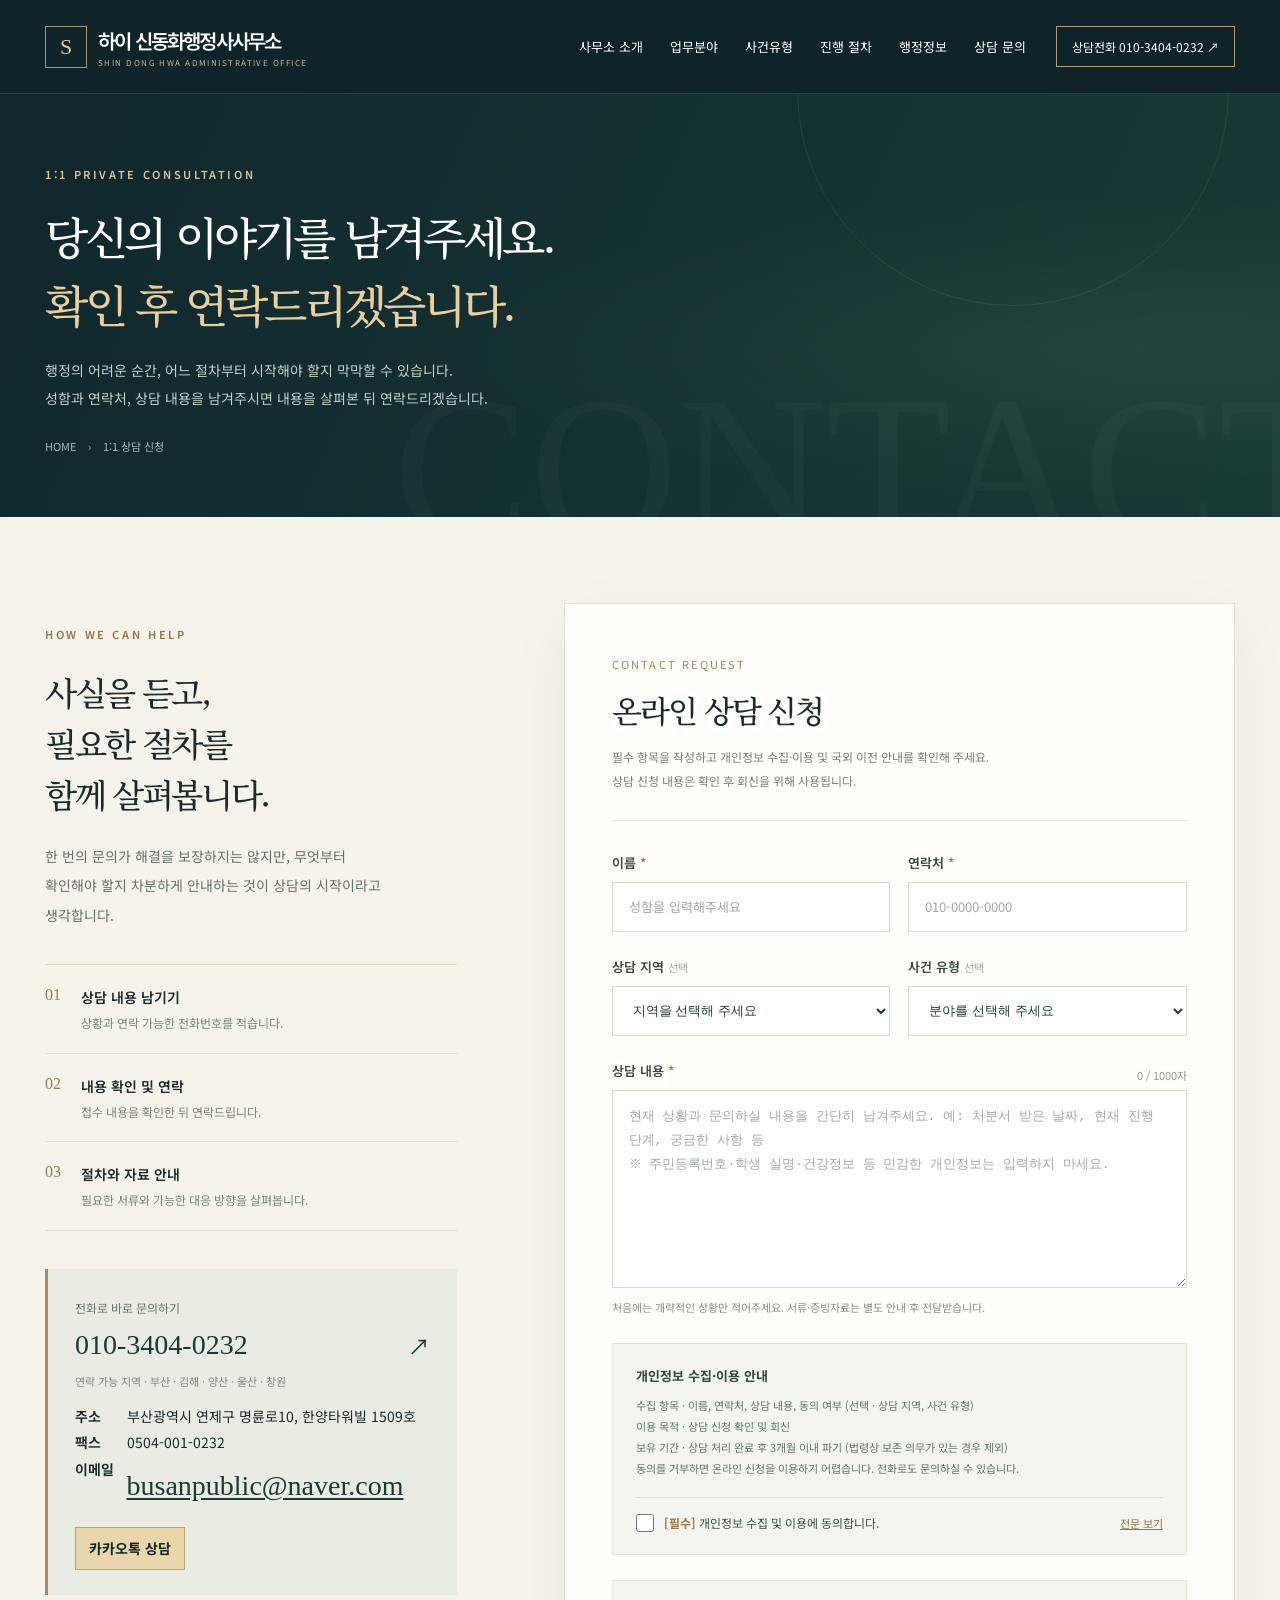
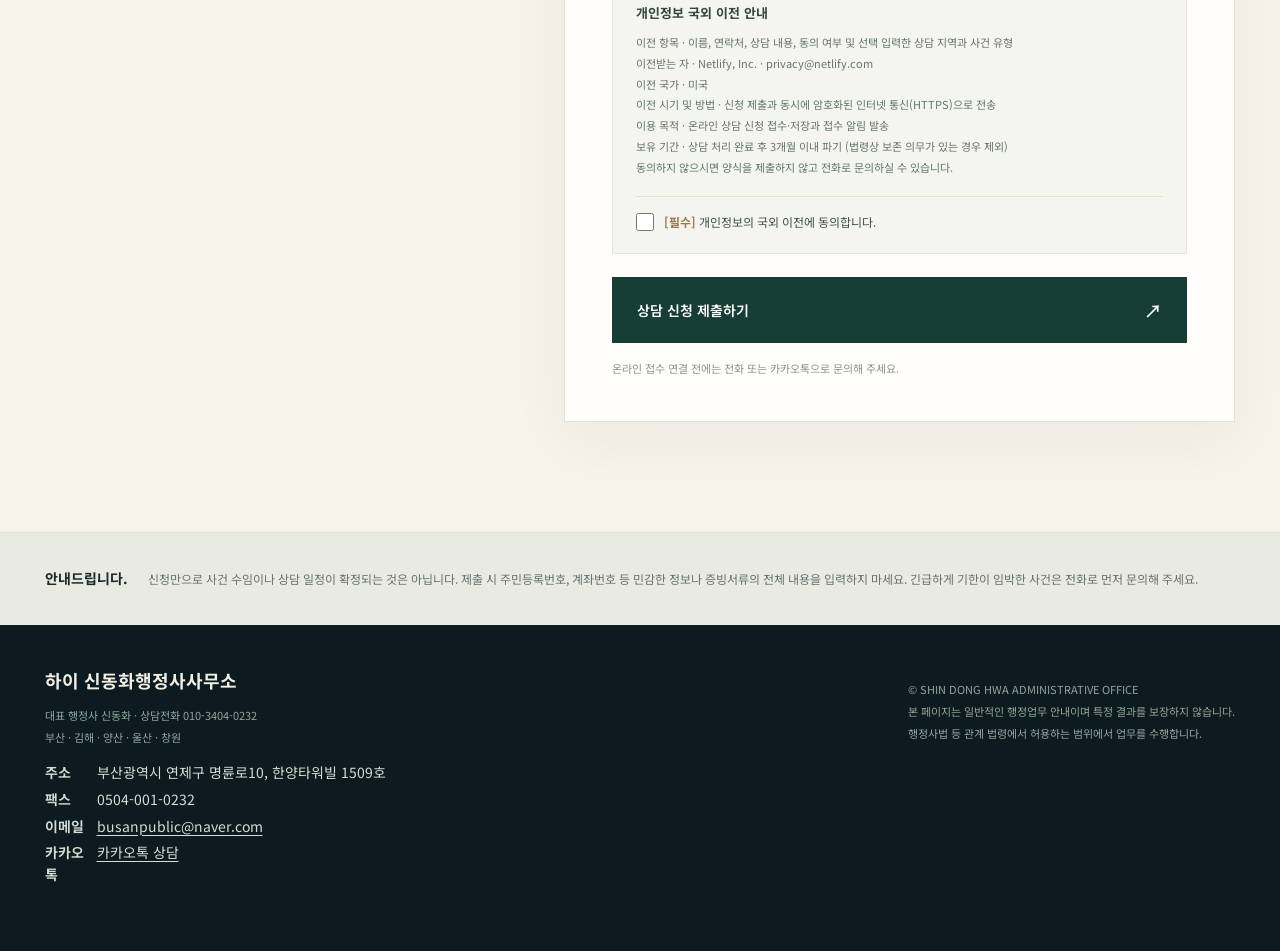
<file: contact.html>
<!doctype html><html lang="ko"><head>
<meta charset="utf-8"><meta name="viewport" content="width=device-width,initial-scale=1">
<meta name="theme-color" content="#10262a">
<title>1:1 상담 신청 | 하이 신동화행정사사무소</title>
<meta name="description" content="하이 신동화행정사사무소 온라인 1:1 상담 신청. 연락처와 상담 내용을 남겨주시면 사무소에서 확인한 후 연락드립니다.">
<link rel="stylesheet" href="cases.css"><link rel="stylesheet" href="contact.css">
</head><body><header class="site-header"><div class="container head-inner"><a aria-label="하이 신동화행정사사무소 메인" class="brand" href="index.html"><span class="brand-mark">S</span><span><span class="brand-name">하이 신동화행정사사무소</span><span class="brand-sub">SHIN DONG HWA ADMINISTRATIVE OFFICE</span></span></a><nav aria-label="주 메뉴" class="header-links"><a href="index.html#about">사무소 소개</a><a href="index.html#services">업무분야</a><a href="cases.html">사건유형</a><a href="index.html#process">진행 절차</a><a href="index.html#journal">행정정보</a><a aria-current="page" href="contact.html">상담 문의</a></nav><a class="tel-link" href="tel:01034040232">상담전화 010-3404-0232 ↗</a><button aria-controls="mobileMenu" aria-expanded="false" aria-label="모바일 메뉴" class="hamburger" id="mobileToggle" type="button">☰</button></div><nav aria-label="모바일 메뉴" class="mobile-panel" id="mobileMenu"><a href="index.html">홈으로</a><a href="index.html#services">업무분야</a><a href="cases.html">전체 사건유형</a><small>지역별 사건유형</small><div class="region-inline"><a href="cases-busan.html">부산</a><a href="cases-gimhae.html">김해</a><a href="cases-yangsan.html">양산</a><a href="cases-ulsan.html">울산</a><a href="cases-changwon.html">창원</a></div><a aria-current="page" href="contact.html">상담 문의</a></nav></header><main>
 <section class="contact-hero"><div class="container"><span class="eyebrow">1:1 PRIVATE CONSULTATION</span><h1>당신의 이야기를 남겨주세요.<br><em>확인 후 연락드리겠습니다.</em></h1><p>행정의 어려운 순간, 어느 절차부터 시작해야 할지 막막할 수 있습니다.<br>성함과 연락처, 상담 내용을 남겨주시면 내용을 살펴본 뒤 연락드리겠습니다.</p><div class="crumb"><a href="index.html">HOME</a><span>›</span><span>1:1 상담 신청</span></div></div></section>
 <section class="consult-area"><div class="container consult-grid"><div class="consult-aside"><span class="eyebrow">HOW WE CAN HELP</span><h2>사실을 듣고,<br>필요한 절차를<br>함께 살펴봅니다.</h2><p class="muted-intro">한 번의 문의가 해결을 보장하지는 않지만, 무엇부터 확인해야 할지 차분하게 안내하는 것이 상담의 시작이라고 생각합니다.</p>
 <div class="contact-guide"><div class="guide-item"><span>01</span><div><strong>상담 내용 남기기</strong><p>상황과 연락 가능한 전화번호를 적습니다.</p></div></div><div class="guide-item"><span>02</span><div><strong>내용 확인 및 연락</strong><p>접수 내용을 확인한 뒤 연락드립니다.</p></div></div><div class="guide-item"><span>03</span><div><strong>절차와 자료 안내</strong><p>필요한 서류와 가능한 대응 방향을 살펴봅니다.</p></div></div></div>
 <div class="direct-call"><span>전화로 바로 문의하기</span><a href="tel:01034040232">010-3404-0232 <b>↗</b></a><p>연락 가능 지역 · 부산 · 김해 · 양산 · 울산 · 창원</p><dl class="office-details"><div><dt>주소</dt><dd>부산광역시 연제구 명륜로10, 한양타워빌 1509호</dd></div><div><dt>팩스</dt><dd>0504-001-0232</dd></div><div><dt>이메일</dt><dd><a href="mailto:busanpublic@naver.com">busanpublic@naver.com</a></dd></div></dl><a class="kakao-link" href="https://pf.kakao.com/_Pejuj" target="_blank" rel="noopener noreferrer">카카오톡 상담</a></div></div>
 <div class="application-card"><div class="form-heading"><span>CONTACT REQUEST</span><h2>온라인 상담 신청</h2><p>필수 항목을 작성하고 개인정보 수집·이용 및 국외 이전 안내를 확인해 주세요.<br>상담 신청 내용은 확인 후 회신을 위해 사용됩니다.</p></div>
 <form name="consultation" id="consultationForm" method="POST" action="/thank-you.html" data-netlify="true" netlify-honeypot="extra-field" accept-charset="UTF-8">
  <input type="hidden" name="form-name" value="consultation">
  <input type="hidden" name="subject" value="[하이 신동화행정사사무소] 1:1 상담 신청">
  <div class="hp-field" aria-hidden="true"><label>이 항목은 비워두세요<input name="extra-field" tabindex="-1" autocomplete="off"></label></div>
  <div class="input-grid">
    <div class="input-wrap"><label for="fullName">이름 <span class="required">*</span></label><input id="fullName" name="name" type="text" placeholder="성함을 입력해주세요" autocomplete="name" minlength="2" maxlength="40" required></div>
    <div class="input-wrap"><label for="phone">연락처 <span class="required">*</span></label><input id="phone" name="phone" type="tel" placeholder="010-0000-0000" autocomplete="tel" inputmode="tel" minlength="8" maxlength="24" pattern="[0-9+\(\) .\-]{8,24}" title="전화번호에 숫자, 하이픈, 공백 등을 사용해 주세요" required></div>
    <div class="input-wrap"><label for="region">상담 지역 <span class="optional">선택</span></label><select id="region" name="region"><option value="">지역을 선택해 주세요</option><option>부산</option><option>김해</option><option>양산</option><option>울산</option><option>창원</option><option>기타 지역</option></select></div>
    <div class="input-wrap"><label for="category">사건 유형 <span class="optional">선택</span></label><select id="category" name="category"><option value="">분야를 선택해 주세요</option><option>음주운전 면허취소·정지</option><option>학교폭력</option><option>영업정지·행정처분</option><option>행정심판·이의신청</option><option>출입국·체류</option><option>민간자격·비영리단체</option><option>기타 상담</option></select></div>
    <div class="input-wrap full"><div class="label-row"><label for="message">상담 내용 <span class="required">*</span></label><span id="messageCount" class="char-count" aria-live="polite">0 / 1000자</span></div>
      <textarea id="message" name="message" rows="7" maxlength="1000" minlength="5" required placeholder="현재 상황과 문의하실 내용을 간단히 남겨주세요. 예: 처분서 받은 날짜, 현재 진행 단계, 궁금한 사항 등
※ 주민등록번호·학생 실명·건강정보 등 민감한 개인정보는 입력하지 마세요."></textarea>
      <p class="field-help">처음에는 개략적인 상황만 적어주세요. 서류·증빙자료는 별도 안내 후 전달받습니다.</p>
    </div>
  </div>
  <div class="consent-panel" role="group" aria-labelledby="collection-title">
    <div class="consent-title" id="collection-title">개인정보 수집·이용 안내</div>
    <p>수집 항목 · 이름, 연락처, 상담 내용, 동의 여부 (선택 · 상담 지역, 사건 유형)<br>
      이용 목적 · 상담 신청 확인 및 회신<br>
      보유 기간 · 상담 처리 완료 후 3개월 이내 파기 (법령상 보존 의무가 있는 경우 제외)<br>
      동의를 거부하면 온라인 신청을 이용하기 어렵습니다. 전화로도 문의하실 수 있습니다.</p>
    <div class="consent-footer">
      <label class="consent-check"><input type="checkbox" id="privacyAgree" name="privacy_agree" value="동의" required><span><strong>[필수]</strong> 개인정보 수집 및 이용에 동의합니다.</span></label>
      <a href="privacy.html" target="_blank" rel="noopener noreferrer">전문 보기</a>
    </div>
  </div>
  <div class="consent-panel" role="group" aria-labelledby="transfer-title">
    <div class="consent-title" id="transfer-title">개인정보 국외 이전 안내</div>
    <p>이전 항목 · 이름, 연락처, 상담 내용, 동의 여부 및 선택 입력한 상담 지역과 사건 유형<br>
      이전받는 자 · Netlify, Inc. · <a href="mailto:privacy@netlify.com">privacy@netlify.com</a><br>
      이전 국가 · 미국<br>
      이전 시기 및 방법 · 신청 제출과 동시에 암호화된 인터넷 통신(HTTPS)으로 전송<br>
      이용 목적 · 온라인 상담 신청 접수·저장과 접수 알림 발송<br>
      보유 기간 · 상담 처리 완료 후 3개월 이내 파기 (법령상 보존 의무가 있는 경우 제외)<br>
      동의하지 않으시면 양식을 제출하지 않고 <a href="tel:01034040232">전화로 문의</a>하실 수 있습니다.</p>
    <div class="consent-footer">
      <label class="consent-check"><input type="checkbox" id="transferAgree" name="transfer_agree" value="동의" required><span><strong>[필수]</strong> 개인정보의 국외 이전에 동의합니다.</span></label>
    </div>
  </div>
  <div class="form-action"><p id="formStatus" class="form-status" role="status" aria-live="polite" hidden></p><button type="submit" class="contact-submit" disabled>상담 신청 제출하기 <span aria-hidden="true">↗</span></button><p class="secure-note" id="formAvailability">온라인 접수 연결 전에는 <a href="tel:01034040232">전화</a> 또는 <a href="https://pf.kakao.com/_Pejuj" target="_blank" rel="noopener noreferrer">카카오톡</a>으로 문의해 주세요.</p></div>
</form>
 </div></div></section>
 <section class="caution"><div class="container caution-inner"><strong>안내드립니다.</strong><p>신청만으로 사건 수임이나 상담 일정이 확정되는 것은 아닙니다. 제출 시 주민등록번호, 계좌번호 등 민감한 정보나 증빙서류의 전체 내용을 입력하지 마세요. 긴급하게 기한이 임박한 사건은 전화로 먼저 문의해 주세요.</p></div></section>
 </main><footer class="footer"><div class="container footer-row"><div><strong>하이 신동화행정사사무소</strong><p>대표 행정사 신동화 · <a href="tel:01034040232">상담전화 010-3404-0232</a><br>부산 · 김해 · 양산 · 울산 · 창원</p><dl class="office-details"><div><dt>주소</dt><dd>부산광역시 연제구 명륜로10, 한양타워빌 1509호</dd></div><div><dt>팩스</dt><dd>0504-001-0232</dd></div><div><dt>이메일</dt><dd><a href="mailto:busanpublic@naver.com">busanpublic@naver.com</a></dd></div><div><dt>카카오톡</dt><dd><a class="kakao-link" href="https://pf.kakao.com/_Pejuj" target="_blank" rel="noopener noreferrer">카카오톡 상담</a></dd></div></dl></div><p>© SHIN DONG HWA ADMINISTRATIVE OFFICE<br/>본 페이지는 일반적인 행정업무 안내이며 특정 결과를 보장하지 않습니다.<br/>행정사법 등 관계 법령에서 허용하는 범위에서 업무를 수행합니다.</p></div></footer><nav class="mobile-call office-mobile-actions" aria-label="빠른 상담"><a href="tel:01034040232" aria-label="전화 상담 010-3404-0232">전화 상담</a><a class="kakao-link" href="https://pf.kakao.com/_Pejuj" target="_blank" rel="noopener noreferrer">카카오톡 상담</a></nav><script src="contact.js?v=2" defer></script></body></html>
</file>
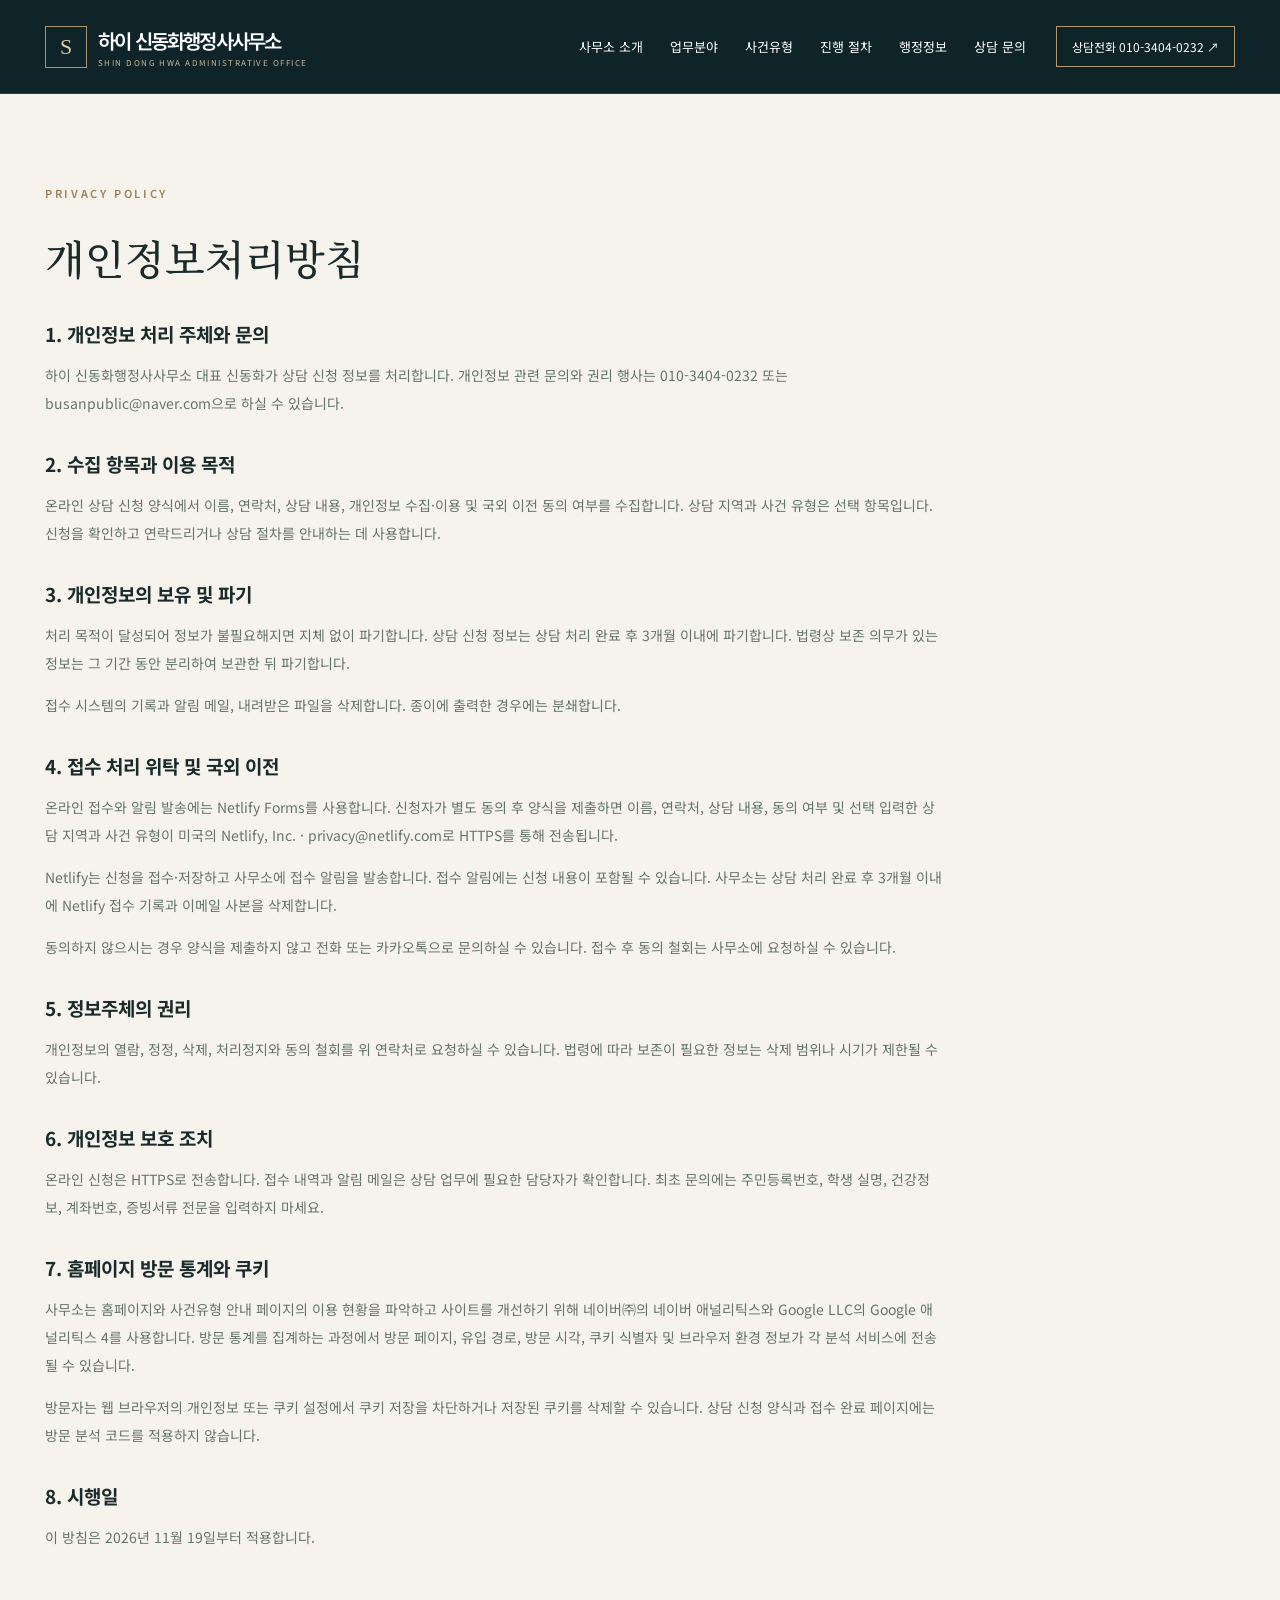
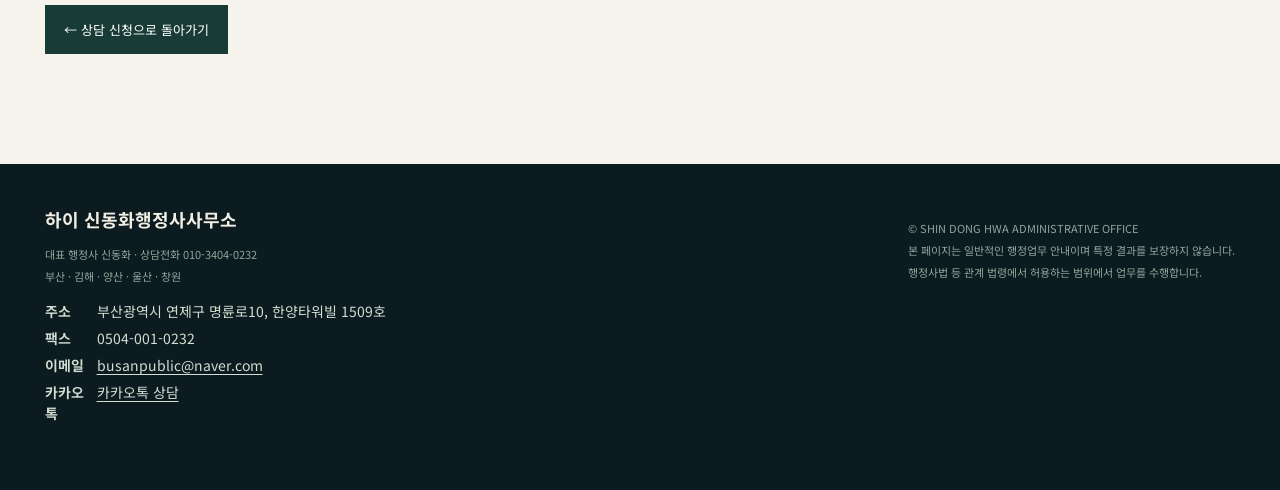
<file: privacy.html>
<!doctype html><html lang="ko"><head>
<meta charset="utf-8"><meta name="viewport" content="width=device-width,initial-scale=1">
<meta name="theme-color" content="#10262a">
<title>개인정보처리방침 | 하이 신동화행정사사무소</title>
<meta name="description" content="하이 신동화행정사사무소 온라인 1:1 상담 신청. 연락처와 상담 내용을 남겨주시면 사무소에서 확인한 후 연락드립니다.">
<link rel="stylesheet" href="cases.css"><link rel="stylesheet" href="contact.css">
</head><body><header class="site-header"><div class="container head-inner"><a aria-label="하이 신동화행정사사무소 메인" class="brand" href="index.html"><span class="brand-mark">S</span><span><span class="brand-name">하이 신동화행정사사무소</span><span class="brand-sub">SHIN DONG HWA ADMINISTRATIVE OFFICE</span></span></a><nav aria-label="주 메뉴" class="header-links"><a href="index.html#about">사무소 소개</a><a href="index.html#services">업무분야</a><a href="cases.html">사건유형</a><a href="index.html#process">진행 절차</a><a href="index.html#journal">행정정보</a><a aria-current="page" href="contact.html">상담 문의</a></nav><a class="tel-link" href="tel:01034040232">상담전화 010-3404-0232 ↗</a><button aria-controls="mobileMenu" aria-expanded="false" aria-label="모바일 메뉴" class="hamburger" id="mobileToggle" type="button">☰</button></div><nav aria-label="모바일 메뉴" class="mobile-panel" id="mobileMenu"><a href="index.html">홈으로</a><a href="index.html#services">업무분야</a><a href="cases.html">전체 사건유형</a><small>지역별 사건유형</small><div class="region-inline"><a href="cases-busan.html">부산</a><a href="cases-gimhae.html">김해</a><a href="cases-yangsan.html">양산</a><a href="cases-ulsan.html">울산</a><a href="cases-changwon.html">창원</a></div><a aria-current="page" href="contact.html">상담 문의</a></nav></header><main class="privacy-body"><div class="container"><p class="eyebrow">PRIVACY POLICY</p><h1>개인정보처리방침</h1><article>
<h2>1. 개인정보 처리 주체와 문의</h2>
<p>하이 신동화행정사사무소 대표 신동화가 상담 신청 정보를 처리합니다. 개인정보 관련 문의와 권리 행사는 <a href="tel:01034040232">010-3404-0232</a> 또는 <a href="mailto:busanpublic@naver.com">busanpublic@naver.com</a>으로 하실 수 있습니다.</p>
<h2>2. 수집 항목과 이용 목적</h2>
<p>온라인 상담 신청 양식에서 이름, 연락처, 상담 내용, 개인정보 수집·이용 및 국외 이전 동의 여부를 수집합니다. 상담 지역과 사건 유형은 선택 항목입니다. 신청을 확인하고 연락드리거나 상담 절차를 안내하는 데 사용합니다.</p>
<h2>3. 개인정보의 보유 및 파기</h2>
<p>처리 목적이 달성되어 정보가 불필요해지면 지체 없이 파기합니다. 상담 신청 정보는 상담 처리 완료 후 3개월 이내에 파기합니다. 법령상 보존 의무가 있는 정보는 그 기간 동안 분리하여 보관한 뒤 파기합니다.</p>
<p>접수 시스템의 기록과 알림 메일, 내려받은 파일을 삭제합니다. 종이에 출력한 경우에는 분쇄합니다.</p>
<h2>4. 접수 처리 위탁 및 국외 이전</h2>
<p>온라인 접수와 알림 발송에는 Netlify Forms를 사용합니다. 신청자가 별도 동의 후 양식을 제출하면 이름, 연락처, 상담 내용, 동의 여부 및 선택 입력한 상담 지역과 사건 유형이 미국의 Netlify, Inc. · <a href="mailto:privacy@netlify.com">privacy@netlify.com</a>로 HTTPS를 통해 전송됩니다.</p>
<p>Netlify는 신청을 접수·저장하고 사무소에 접수 알림을 발송합니다. 접수 알림에는 신청 내용이 포함될 수 있습니다. 사무소는 상담 처리 완료 후 3개월 이내에 Netlify 접수 기록과 이메일 사본을 삭제합니다.</p>
<p>동의하지 않으시는 경우 양식을 제출하지 않고 <a href="tel:01034040232">전화</a> 또는 <a href="https://pf.kakao.com/_Pejuj" target="_blank" rel="noopener noreferrer">카카오톡</a>으로 문의하실 수 있습니다. 접수 후 동의 철회는 사무소에 요청하실 수 있습니다.</p>
<h2>5. 정보주체의 권리</h2>
<p>개인정보의 열람, 정정, 삭제, 처리정지와 동의 철회를 위 연락처로 요청하실 수 있습니다. 법령에 따라 보존이 필요한 정보는 삭제 범위나 시기가 제한될 수 있습니다.</p>
<h2>6. 개인정보 보호 조치</h2>
<p>온라인 신청은 HTTPS로 전송합니다. 접수 내역과 알림 메일은 상담 업무에 필요한 담당자가 확인합니다. 최초 문의에는 주민등록번호, 학생 실명, 건강정보, 계좌번호, 증빙서류 전문을 입력하지 마세요.</p>
<h2>7. 홈페이지 방문 통계와 쿠키</h2>
<p>사무소는 홈페이지와 사건유형 안내 페이지의 이용 현황을 파악하고 사이트를 개선하기 위해 네이버㈜의 네이버 애널리틱스와 Google LLC의 Google 애널리틱스 4를 사용합니다. 방문 통계를 집계하는 과정에서 방문 페이지, 유입 경로, 방문 시각, 쿠키 식별자 및 브라우저 환경 정보가 각 분석 서비스에 전송될 수 있습니다.</p>
<p>방문자는 웹 브라우저의 개인정보 또는 쿠키 설정에서 쿠키 저장을 차단하거나 저장된 쿠키를 삭제할 수 있습니다. 상담 신청 양식과 접수 완료 페이지에는 방문 분석 코드를 적용하지 않습니다.</p>
<h2>8. 시행일</h2>
<p>이 방침은 2026년 11월 19일부터 적용합니다.</p>
</article><a class="privacy-back" href="contact.html">← 상담 신청으로 돌아가기</a></div></main><footer class="footer"><div class="container footer-row"><div><strong>하이 신동화행정사사무소</strong><p>대표 행정사 신동화 · <a href="tel:01034040232">상담전화 010-3404-0232</a><br>부산 · 김해 · 양산 · 울산 · 창원</p><dl class="office-details"><div><dt>주소</dt><dd>부산광역시 연제구 명륜로10, 한양타워빌 1509호</dd></div><div><dt>팩스</dt><dd>0504-001-0232</dd></div><div><dt>이메일</dt><dd><a href="mailto:busanpublic@naver.com">busanpublic@naver.com</a></dd></div><div><dt>카카오톡</dt><dd><a class="kakao-link" href="https://pf.kakao.com/_Pejuj" target="_blank" rel="noopener noreferrer">카카오톡 상담</a></dd></div></dl></div><p>© SHIN DONG HWA ADMINISTRATIVE OFFICE<br/>본 페이지는 일반적인 행정업무 안내이며 특정 결과를 보장하지 않습니다.<br/>행정사법 등 관계 법령에서 허용하는 범위에서 업무를 수행합니다.</p></div></footer><script src="contact.js" defer></script></body></html>
</file>
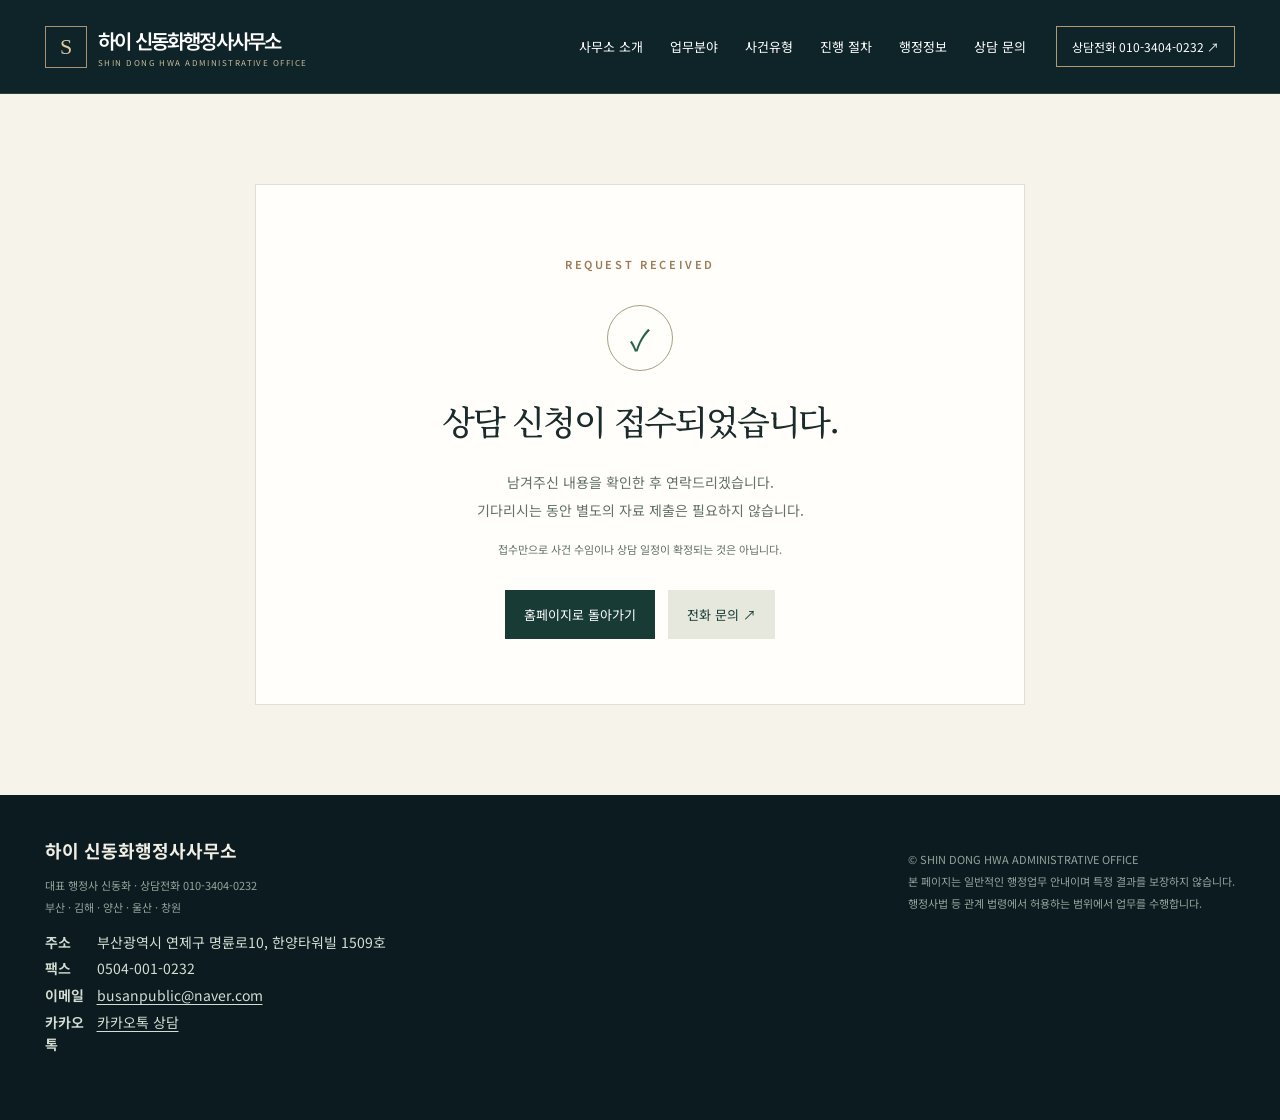
<file: thank-you.html>
<!doctype html><html lang="ko"><head>
<meta charset="utf-8"><meta name="viewport" content="width=device-width,initial-scale=1">
<meta name="theme-color" content="#10262a">
<title>상담 신청 접수 안내 | 하이 신동화행정사사무소</title>
<meta name="description" content="하이 신동화행정사사무소 온라인 1:1 상담 신청. 연락처와 상담 내용을 남겨주시면 사무소에서 확인한 후 연락드립니다.">
<link rel="stylesheet" href="cases.css"><link rel="stylesheet" href="contact.css">
</head><body><header class="site-header"><div class="container head-inner"><a aria-label="하이 신동화행정사사무소 메인" class="brand" href="index.html"><span class="brand-mark">S</span><span><span class="brand-name">하이 신동화행정사사무소</span><span class="brand-sub">SHIN DONG HWA ADMINISTRATIVE OFFICE</span></span></a><nav aria-label="주 메뉴" class="header-links"><a href="index.html#about">사무소 소개</a><a href="index.html#services">업무분야</a><a href="cases.html">사건유형</a><a href="index.html#process">진행 절차</a><a href="index.html#journal">행정정보</a><a aria-current="page" href="contact.html">상담 문의</a></nav><a class="tel-link" href="tel:01034040232">상담전화 010-3404-0232 ↗</a><button aria-controls="mobileMenu" aria-expanded="false" aria-label="모바일 메뉴" class="hamburger" id="mobileToggle" type="button">☰</button></div><nav aria-label="모바일 메뉴" class="mobile-panel" id="mobileMenu"><a href="index.html">홈으로</a><a href="index.html#services">업무분야</a><a href="cases.html">전체 사건유형</a><small>지역별 사건유형</small><div class="region-inline"><a href="cases-busan.html">부산</a><a href="cases-gimhae.html">김해</a><a href="cases-yangsan.html">양산</a><a href="cases-ulsan.html">울산</a><a href="cases-changwon.html">창원</a></div><a aria-current="page" href="contact.html">상담 문의</a></nav></header><main class="result-page"><div class="container"><div class="result-card"><span class="eyebrow">REQUEST RECEIVED</span><div class="check-ring" aria-hidden="true">✓</div><h1>상담 신청이 접수되었습니다.</h1><p>남겨주신 내용을 확인한 후 연락드리겠습니다.<br>기다리시는 동안 별도의 자료 제출은 필요하지 않습니다.</p><p class="small">접수만으로 사건 수임이나 상담 일정이 확정되는 것은 아닙니다.</p><div class="result-links"><a href="index.html">홈페이지로 돌아가기</a><a href="tel:01034040232">전화 문의 ↗</a></div></div></div></main><footer class="footer"><div class="container footer-row"><div><strong>하이 신동화행정사사무소</strong><p>대표 행정사 신동화 · <a href="tel:01034040232">상담전화 010-3404-0232</a><br>부산 · 김해 · 양산 · 울산 · 창원</p><dl class="office-details"><div><dt>주소</dt><dd>부산광역시 연제구 명륜로10, 한양타워빌 1509호</dd></div><div><dt>팩스</dt><dd>0504-001-0232</dd></div><div><dt>이메일</dt><dd><a href="mailto:busanpublic@naver.com">busanpublic@naver.com</a></dd></div><div><dt>카카오톡</dt><dd><a class="kakao-link" href="https://pf.kakao.com/_Pejuj" target="_blank" rel="noopener noreferrer">카카오톡 상담</a></dd></div></dl></div><p>© SHIN DONG HWA ADMINISTRATIVE OFFICE<br/>본 페이지는 일반적인 행정업무 안내이며 특정 결과를 보장하지 않습니다.<br/>행정사법 등 관계 법령에서 허용하는 범위에서 업무를 수행합니다.</p></div></footer><script src="contact.js" defer></script></body></html>
</file>
<file: cases.css>
@import url('https://fonts.googleapis.com/css2?family=Noto+Sans+KR:wght@300;400;500;600;700&family=Noto+Serif+KR:wght@400;500;600;700&display=swap');
:root{--deep:#0b1c20;--green:#1c3b35;--gold:#c4a67c;--gold2:#ead5b5;--cream:#f6f3ec;--ink:#192b2b;--muted:#6d7a75;--line:#dedfd7;--serif:'Noto Serif KR',serif;--sans:'Noto Sans KR',sans;scroll-behavior:smooth}
*{box-sizing:border-box}html{scroll-padding-top:110px}body{margin:0;font-family:var(--sans);background:var(--cream);color:var(--ink);-webkit-font-smoothing:antialiased}a{color:inherit;text-decoration:none}button,input{font:inherit}button{cursor:pointer}.container{width:min(1220px,calc(100% - 90px));margin:0 auto}a:focus-visible,button:focus-visible,input:focus-visible,summary:focus-visible{outline:2px solid #aa814f;outline-offset:4px}.sr{position:absolute;width:1px;height:1px;overflow:hidden;clip-path:inset(50%)}
.site-header{height:94px;background:#0e2428;color:white;position:relative;z-index:30;border-bottom:1px solid #29423d}.head-inner{height:100%;display:flex;align-items:center;gap:30px}.brand{display:flex;align-items:center;gap:11px;flex-shrink:0}.brand-mark{display:grid;place-items:center;width:42px;height:42px;border:1px solid #a89470;font:22px Georgia,serif;color:#deca9e}.brand-name{font-weight:600;font-size:20px;letter-spacing:-.09em}.brand-sub{display:block;margin-top:2px;color:#c9b997;font-size:8px;letter-spacing:.18em}.header-links{display:flex;margin-left:auto;align-items:center;gap:27px;font-size:13px;white-space:nowrap}.header-links a:hover,.header-links a.active{color:#e4c997}.tel-link{border:1px solid #b49a71;padding:11px 15px;font-size:12px;white-space:nowrap}.hamburger{display:none;margin-left:auto;color:white;border:1px solid #526a63;background:transparent;width:44px;height:44px;font-size:25px}.mobile-panel{display:none}
.case-hero{position:relative;background:radial-gradient(ellipse at 77% 53%,#3d5650 0%,transparent 50%),linear-gradient(135deg,#0a1d22 12%,#183832 65%,#324940 100%);min-height:340px;color:#fff;overflow:hidden}.case-hero:before{content:'CASE TYPES';font:150px Georgia,serif;letter-spacing:-.09em;color:rgba(255,255,255,.035);position:absolute;right:-30px;bottom:-38px;white-space:nowrap;pointer-events:none}.case-hero:after{content:'';position:absolute;width:390px;height:390px;right:6%;top:-120px;border:1px solid rgba(234,213,181,.12);border-radius:50%;box-shadow:0 0 0 80px rgba(255,255,255,.013),0 0 0 160px rgba(255,255,255,.009);pointer-events:none}.hero-inner{padding:67px 0 75px;position:relative;z-index:1}.eyebrow{font-size:11px;letter-spacing:.24em;color:#dac39b;font-weight:600}.case-hero h1{font:500 clamp(35px,4.2vw,58px)/1.42 var(--serif);letter-spacing:-.07em;margin:20px 0}.case-hero h1 em{font-style:normal;color:#e4c999}.case-hero p{font-size:14px;line-height:2;color:#d8e0d9;max-width:730px;font-weight:300;margin:0}.crumb{display:flex;gap:12px;align-items:center;color:#a9bcb2;font-size:11px;margin-top:27px}.crumb a:hover{color:#fff}
.region-bar{background:#fffdf7;border-bottom:1px solid #e5e2da}.region-bar-inner{display:flex;align-items:center;gap:8px;padding:17px 0;overflow:auto;scrollbar-width:thin}.region-bar-label{font-size:11px;color:#a58a65;margin-right:13px;letter-spacing:.1em;white-space:nowrap}.region-tab{display:inline-flex;align-items:center;justify-content:center;border:1px solid #deddd4;min-width:93px;padding:11px 17px;color:#40514e;font-size:13px;white-space:nowrap;transition:.2s}.region-tab:hover{border-color:#b79d75}.region-tab.active{background:#183831;color:#fff;border-color:#183831}
.case-content{padding:68px 0 95px}.case-content-header{display:flex;justify-content:space-between;align-items:end;gap:30px;margin-bottom:28px}.case-content-header h2{font:500 35px/1.5 var(--serif);letter-spacing:-.06em;margin:12px 0 8px}.case-content-header p{color:#65746e;font-size:13px;line-height:1.9;max-width:655px;margin:0}.result-count{font-size:12px;color:#8c795c;white-space:nowrap}.search-row{display:flex;gap:15px;align-items:center;justify-content:space-between;margin-bottom:16px}.search-box{display:flex;align-items:center;background:#fffefa;border:1px solid #d8d7cf;padding:0 17px;gap:10px;width:360px;max-width:100%;height:50px}.search-box span{font-size:20px;color:#8e998f}.search-box input{width:100%;outline:0;border:0;background:transparent;font-size:13px;color:#2a3e38}.search-box input::placeholder{color:#9da6a1}.filter-note{color:#9a937e;font-size:11px}.filters{display:flex;flex-wrap:wrap;gap:8px;margin-bottom:30px}.filter-btn{border:1px solid #d5d6cd;background:#faf9f4;padding:10px 17px;color:#66716d;font-size:12px;border-radius:2px;transition:.2s}.filter-btn:hover{border-color:#b69b76;color:#24453e}.filter-btn.active{background:#264942;color:#fff;border-color:#264942}
.case-grid{display:grid;grid-template-columns:repeat(3,minmax(0,1fr));gap:16px}.case-card{border:1px solid #e0dfd5;background:#fffcf6;min-height:287px;display:flex;flex-direction:column;padding:27px 27px 24px;transition:border-color .2s,box-shadow .2s}.case-card:hover{border-color:#c1ac88;box-shadow:0 15px 25px #192f2b10}.case-card[hidden]{display:none}.case-card-top{display:flex;align-items:center;justify-content:space-between;font-size:10px;letter-spacing:.06em;color:#a58c64}.case-card-top b{font-weight:500;color:#87948c}.case-card h3{font:500 23px/1.58 var(--serif);letter-spacing:-.07em;margin:28px 0 8px;word-break:keep-all}.case-card .subtitle{font-size:12px;font-weight:600;color:#537267;margin:0 0 10px}.case-card .desc{font-size:12px;line-height:1.9;color:#737e77;margin:0 0 20px;word-break:keep-all}.case-details{border-top:1px solid #e0e1d8;margin-top:auto;padding-top:14px}.case-details summary{font-size:12px;color:#977a54;font-weight:600;cursor:pointer;list-style:none;display:flex;justify-content:space-between;gap:20px}.case-details summary::-webkit-details-marker{display:none}.case-details summary:after{content:'＋';font-size:15px}.case-details[open] summary:after{content:'－'}.case-details ul{list-style:none;margin:14px 0 0;padding:0}.case-details li{font-size:12px;line-height:1.7;color:#566b60;padding:5px 0 5px 12px;position:relative}.case-details li:before{content:'·';position:absolute;left:1px;color:#ac8c62}.empty-state{padding:55px 15px;text-align:center;background:#fffcf7;border:1px solid #e3e0d6;color:#7b817b;font-size:14px}.empty-state[hidden]{display:none}
.regional-note{display:flex;gap:20px;align-items:start;justify-content:space-between;background:#ecede5;border-left:3px solid #b8a077;padding:26px 30px;margin-top:36px}.regional-note strong{font-size:15px;color:#28433d}.regional-note p{font-size:12px;color:#667870;line-height:1.9;margin:7px 0 0;max-width:900px}.regional-note a{border-bottom:1px solid #a38b67;color:#425b4f;white-space:nowrap;font-size:12px;margin-top:3px}.help-cta{background:#183932;color:white;padding:65px 0}.cta-inner{display:flex;align-items:center;justify-content:space-between;gap:30px}.help-cta h2{font:500 32px/1.5 var(--serif);margin:12px 0}.help-cta p{font-size:13px;line-height:1.95;color:#bfcbc2;margin:0;max-width:630px}.cta-buttons{display:flex;flex-wrap:wrap;gap:10px}.cta-buttons a{padding:16px 22px;border:1px solid #c4a67c;color:#ecd3a8;font-size:13px;white-space:nowrap}.cta-buttons a:first-child{background:#c4a67c;color:#142a26}.footer{background:#0b1b1f;color:#b2c0b6;padding:42px 0 65px}.footer-row{display:flex;gap:25px;justify-content:space-between;align-items:start}.footer strong{font-size:18px;color:#f1eee4}.footer p{font-size:11px;line-height:2;color:#93a49d}.footer a:hover{color:white}.mobile-call{display:none}
@media(max-width:1090px){.container{width:calc(100% - 60px)}.header-links{gap:16px}.brand-name{font-size:18px}.case-grid{grid-template-columns:repeat(2,minmax(0,1fr))}.cta-inner{align-items:start;flex-direction:column}}
@media(max-width:820px){.site-header{height:77px}.container{width:calc(100% - 40px)}.header-links,.tel-link{display:none}.hamburger{display:block}.mobile-panel{display:none;position:absolute;top:77px;left:0;right:0;padding:15px 22px 20px;background:#112a2a;box-shadow:0 15px 22px #0004}.mobile-panel.open{display:flex;flex-direction:column;gap:0}.mobile-panel a{color:#fff;border-bottom:1px solid #3c554e;padding:13px 0;font-size:13px}.mobile-panel small{color:#dec69e;margin:13px 0 2px}.mobile-panel .region-inline{display:flex;gap:8px;flex-wrap:wrap}.mobile-panel .region-inline a{font-size:11px;padding:7px 10px;border:1px solid #52695e}.hero-inner{padding:52px 0 60px}.case-hero{min-height:290px}.case-content{padding:50px 0 65px}.mobile-call{display:block;position:fixed;bottom:0;left:0;right:0;text-align:center;padding:14px;background:#c7a97d;color:#132824;font-size:14px;font-weight:700;z-index:24}.footer{padding-bottom:105px}}
@media(max-width:560px){.case-hero h1{font-size:35px}.case-hero p{font-size:12px}.case-content-header{display:block}.case-content-header h2{font-size:29px}.result-count{display:block;margin-top:13px}.search-row{display:block}.search-box{width:100%}.filter-note{display:block;margin:12px 0}.case-grid{grid-template-columns:1fr}.case-card{min-height:0}.case-card h3{font-size:22px;margin-top:19px}.region-tab{min-width:75px;padding:10px 13px;font-size:12px}.regional-note{flex-direction:column;padding:22px}.footer-row{flex-direction:column}.help-cta{padding:55px 0}.help-cta h2{font-size:28px}}
@media(prefers-reduced-motion:reduce){*,*:before,*:after{scroll-behavior:auto!important;transition:none!important}}

.office-details {
  display: grid;
  gap: 5px;
  margin: 14px 0 0;
  font-size: .875rem;
  line-height: 1.55;
}
.office-details div {
  display: grid;
  grid-template-columns: 3.25em minmax(0, 1fr);
  gap: 6px;
}
.office-details dt { font-weight: 650; }
.office-details dd { margin: 0; overflow-wrap: anywhere; }
.office-details a { color: inherit; text-decoration: underline; text-underline-offset: 3px; }
.footer .office-details { color: #d4ddd2; }
.contact-directory { margin-top: 20px; }
.contact-directory .office-details { margin-top: 0; }
.contact-directory .kakao-link,
.direct-call > .kakao-link {
  display: inline-flex;
  align-items: center;
  justify-content: center;
  width: fit-content;
  min-height: 43px;
  margin: 14px 0 0;
  padding: 8px 13px;
  border: 1px solid #b8a177;
  background: #ead6ac;
  color: #132824;
  font: 700 .875rem/1.35 var(--sans);
}
.contact-directory .kakao-link:hover,
.direct-call > .kakao-link:hover { background: #f5e5c5; }
.home-button.kakao-link {
  border-color: #c3ac78;
  color: #f0ddb6;
}
.home-button.kakao-link:hover { background: #ffffff12; }
.mobile-call.office-mobile-actions { display: none; }
@media (max-width: 580px) {
  .site-header .head-inner { gap: 10px; }
  .site-header .brand { gap: 8px; }
  .site-header .brand-mark { width: 32px; height: 34px; }
  .site-header .brand-name { font-size: .96rem; }
}
@media (max-width: 800px) {
  .mobile-call.office-mobile-actions {
    display: grid;
    grid-template-columns: 1fr 1fr;
    padding: 0 0 env(safe-area-inset-bottom);
    background: #b19767;
    gap: 1px;
  }
  .office-mobile-actions a {
    display: grid;
    place-items: center;
    min-height: 48px;
    padding: 6px;
    background: #dcc49b;
    color: #132824;
  }
  .office-mobile-actions a + a { background: #132824; color: #f2e5cd; }
  .office-mobile-actions a:focus-visible { outline: 2px solid currentColor; outline-offset: -4px; }
}
</file>
<file: contact.css>
/* Contact, confirmation and policy pages */
:root { --contact-ink:#142c29; --contact-mute:#63736c; --contact-gold:#be9e69; }
.contact-hero {background:radial-gradient(ellipse at 88% 60%,rgba(126,150,127,.12),transparent 42%),linear-gradient(114deg,#10282d 4%,#183a35 100%);color:#fff;position:relative;overflow:hidden}
.contact-hero:before {content:'CONTACT';font:clamp(110px,16vw,230px)/1 Georgia,serif;position:absolute;right:-5%;bottom:-55px;color:rgba(255,255,255,.028);pointer-events:none}
.contact-hero:after {content:'';position:absolute;width:430px;height:430px;border:1px solid rgba(221,195,155,.10);border-radius:50%;top:-220px;right:4%;pointer-events:none}
.contact-hero .container {padding:66px 0 63px;position:relative;z-index:2}
.contact-hero h1 {font:500 clamp(38px,3.5vw,55px)/1.52 var(--serif);letter-spacing:-.075em;margin:18px 0 18px;word-break:keep-all}
.contact-hero h1 em {font-style:normal;color:#e9cf9f}.contact-hero p {color:#c1d0c5;line-height:2;font-size:14px;margin:0;word-break:keep-all}.contact-hero .crumb{margin-top:26px}
.consult-area {padding:86px 0 110px;background:#f6f3eb}.consult-grid {display:grid;grid-template-columns:minmax(260px,.76fr) minmax(520px,1.24fr);gap:9%;align-items:start}.consult-aside {padding-top:17px}
.consult-aside .eyebrow {color:#977649}.consult-aside h2 {font:500 clamp(30px,2.6vw,44px)/1.53 var(--serif);margin:23px 0 22px;letter-spacing:-.07em;word-break:keep-all}.muted-intro {max-width:340px;font-size:14px;color:#66756d;line-height:2.1;word-break:keep-all;margin-bottom:34px}
.contact-guide {border-top:1px solid #d9d8cd}.guide-item {display:flex;gap:20px;padding:19px 0;border-bottom:1px solid #dddcd2}.guide-item>span{font:16px Georgia,serif;color:#9a7e53;padding-top:2px}.guide-item strong{font-size:14px;font-weight:600}.guide-item p {font-size:12px;color:#7a857b;line-height:1.8;margin:4px 0 0}
.direct-call {margin-top:38px;background:#eaece3;border-left:3px solid #a88b60;padding:25px 27px}.direct-call>span{font-size:12px;color:#6a786c}.direct-call a{display:flex;align-items:center;justify-content:space-between;font:28px Georgia,serif;color:#173c36;margin:11px 0}.direct-call a b{font:22px var(--sans)}.direct-call p{font-size:11px;line-height:1.8;color:#7e8980;margin:0}
.application-card {background:#fffefa;border:1px solid #e5e0d4;padding:46px 47px 42px;box-shadow:0 18px 60px #132d1b0c}.form-heading{border-bottom:1px solid #e3e2d9;margin-bottom:32px;padding-bottom:28px}.form-heading>span {font-size:11px;letter-spacing:.2em;color:#a2855e}.form-heading h2{font:500 31px var(--serif);letter-spacing:-.065em;margin:13px 0}.form-heading p{font-size:12px;line-height:1.95;color:#7a8279;margin:0}
.input-grid {display:grid;grid-template-columns:1fr 1fr;gap:25px 18px}.input-wrap {min-width:0}.input-wrap.full{grid-column:1/-1}.input-wrap label {display:block;font-size:13px;font-weight:600;color:#384a40;margin-bottom:10px}.input-wrap .required{color:#aa7950}.input-wrap .optional{font-size:11px;color:#a0a9a1;font-weight:400}.input-wrap input,.input-wrap select,.input-wrap textarea {display:block;background:#fff;width:100%;border:1px solid #d7dad1;border-radius:0;padding:14px 16px;font-size:13px;outline:none;color:#233d36;transition:border-color .18s,box-shadow .18s}.input-wrap input,.input-wrap select{height:50px}.input-wrap textarea{min-height:157px;resize:vertical;line-height:1.85}.input-wrap input:focus,.input-wrap select:focus,.input-wrap textarea:focus{border-color:#b39466;box-shadow:0 0 0 2px #cbb08b22}.input-wrap input::placeholder,.input-wrap textarea::placeholder{color:#a2aaa3}.label-row{display:flex;align-items:center;justify-content:space-between}.char-count{font-size:11px;color:#939c92}.field-help{font-size:11px;line-height:1.8;color:#899189;margin:10px 0 0}
.consent-panel {background:#f4f5ee;padding:22px 23px;margin-top:25px;border:1px solid #e4e7dc}.consent-title{font-size:13px;font-weight:700;color:#34483c}.consent-panel>p{margin:10px 0 18px;font-size:11px;color:#66776b;line-height:1.9}.consent-footer{display:flex;gap:13px;justify-content:space-between;align-items:start;border-top:1px solid #dee2d7;padding-top:15px}.consent-check{display:flex;align-items:start;gap:10px;cursor:pointer;font-size:12px;color:#405347;line-height:1.6}.consent-check input{width:18px;height:18px;accent-color:#1b5045;flex-shrink:0;cursor:pointer;margin:1px 0 0}.consent-check strong{color:#9e7850}.consent-footer>a{font-size:11px;color:#91734b;text-decoration:underline;white-space:nowrap;padding-top:2px}.contact-submit{width:100%;display:flex;justify-content:space-between;align-items:center;margin-top:23px;padding:20px 25px;background:#173e36;border:none;color:#fff;font-weight:600;font-size:14px;transition:background .2s}.contact-submit:hover {background:#2e5c4b}.contact-submit span{font-size:18px}.secure-note{font-size:11px;line-height:1.9;color:#8d948c;margin:15px 0 0}.form-status{margin:15px 0 0;padding:13px 15px;background:#fdf2e2;border:1px solid #d8bd8c;font-size:12px;line-height:1.8;color:#714f28}.hp-field{position:absolute;clip-path:inset(50%);width:1px;height:1px;overflow:hidden;white-space:nowrap}
.caution{padding:34px 0;background:#e9ebe3;border-top:1px solid #dfe3da}.caution-inner{display:flex;gap:20px;align-items:baseline}.caution strong{font-size:14px;white-space:nowrap}.caution p{font-size:12px;color:#66746b;line-height:2;margin:0}
.result-page{min-height:65vh;display:grid;place-items:center;padding:90px 0;background:#f6f3eb}.result-card{border:1px solid #e2ded3;background:#fffefa;text-align:center;padding:65px 25px;max-width:770px;margin:auto}.result-card .eyebrow{color:#9b7c55}.check-ring{border:1px solid #a8a083;border-radius:50%;width:66px;height:66px;display:grid;place-items:center;color:#286348;font-size:29px;margin:31px auto 25px}.result-card h1{font:500 34px var(--serif);letter-spacing:-.065em}.result-card p{font-size:14px;color:#637269;line-height:2}.result-card .small{font-size:11px}.result-links{display:flex;gap:13px;justify-content:center;margin-top:30px;flex-wrap:wrap}.result-links a,.privacy-back{display:inline-block;background:#183b35;color:#fff;padding:15px 19px;font-size:13px}.result-links a:last-child{background:#e6e8de;color:#163b35}
.privacy-body {padding:80px 0 110px}.privacy-body h1{font:500 41px var(--serif)}.privacy-body .eyebrow{color:#a18157}.privacy-warning{border-left:3px solid #aa895f;background:#f6eddc;padding:23px;line-height:2;font-size:13px;color:#624b30;margin:30px 0}.privacy-body article{max-width:900px}.privacy-body h2{font-size:19px;margin:33px 0 12px}.privacy-body article p{color:#65756a;font-size:14px;line-height:2}.privacy-back{margin-top:40px}
@media(max-width:1090px){.consult-grid{gap:5%;grid-template-columns:minmax(250px,.7fr) minmax(440px,1.3fr)}.application-card{padding:36px 32px}}
@media(max-width:820px){.consult-grid{grid-template-columns:1fr;gap:36px}.consult-area{padding:58px 0 75px}.consult-aside h2 br{display:none}.consult-aside .muted-intro{max-width:none}.contact-guide{display:grid;grid-template-columns:repeat(3,1fr);gap:13px;border-top:0}.guide-item{display:block;border:1px solid #d7dace;padding:16px}.guide-item>span{display:block;margin-bottom:12px}.direct-call{margin:25px 0 0}.contact-hero .container{padding:52px 0 58px}}
@media(max-width:580px){.contact-hero h1{font-size:34px}.contact-hero h1 br{display:none}.contact-hero p{font-size:12px}.contact-hero p br{display:none}.consult-aside h2{font-size:30px}.consult-aside h2 br{display:none}.contact-guide{grid-template-columns:1fr;gap:0;border-top:1px solid #d9d8cd}.guide-item{display:flex;gap:18px;border:0;border-bottom:1px solid #d9d8cd;padding:15px 0}.guide-item>span{margin:0}.application-card{padding:28px 20px}.form-heading h2{font-size:27px}.input-grid{grid-template-columns:1fr;gap:18px}.input-wrap.full{grid-column:auto}.consent-panel{padding:17px 14px}.consent-footer{align-items:start;gap:8px}.consent-footer>a{font-size:10px}.caution-inner{display:block}.caution strong{display:block;margin-bottom:10px}.result-page{padding:50px 0}.result-card{padding:45px 18px}.result-card h1{font-size:27px}}
</file>
